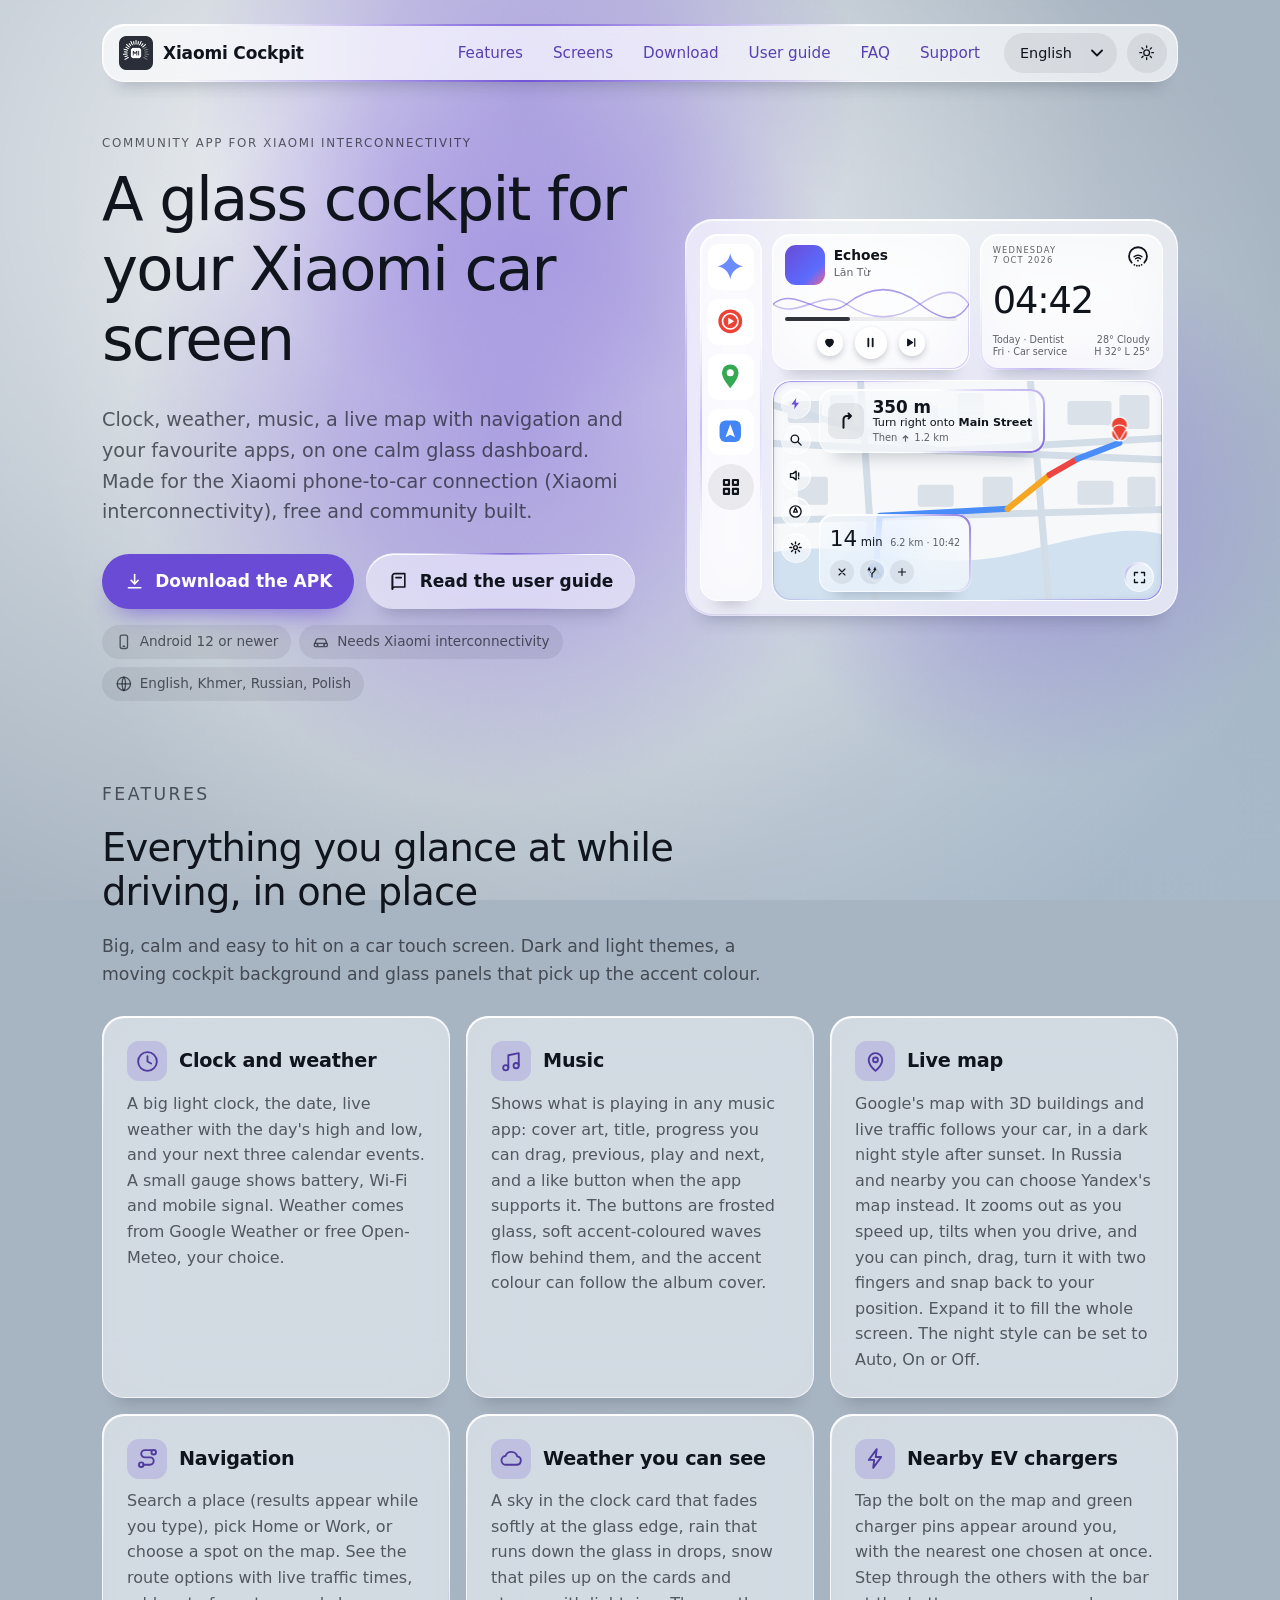
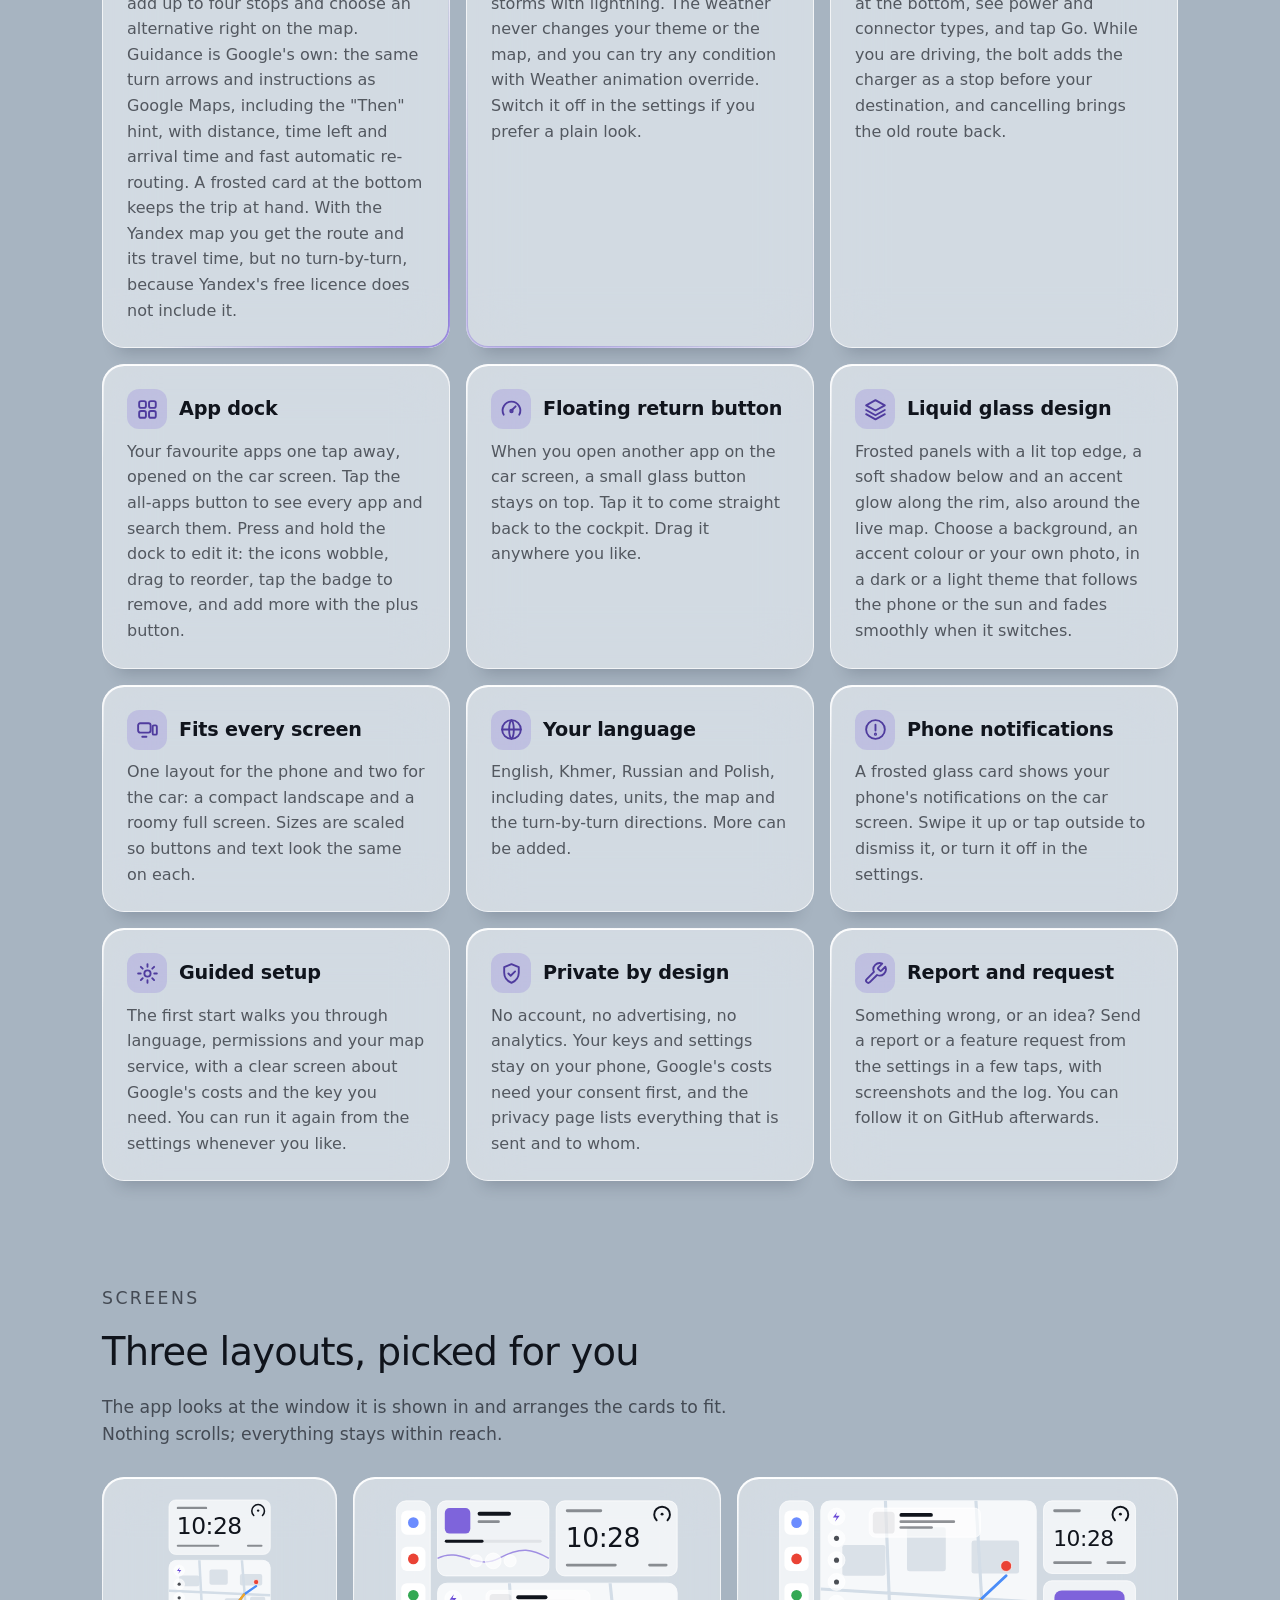
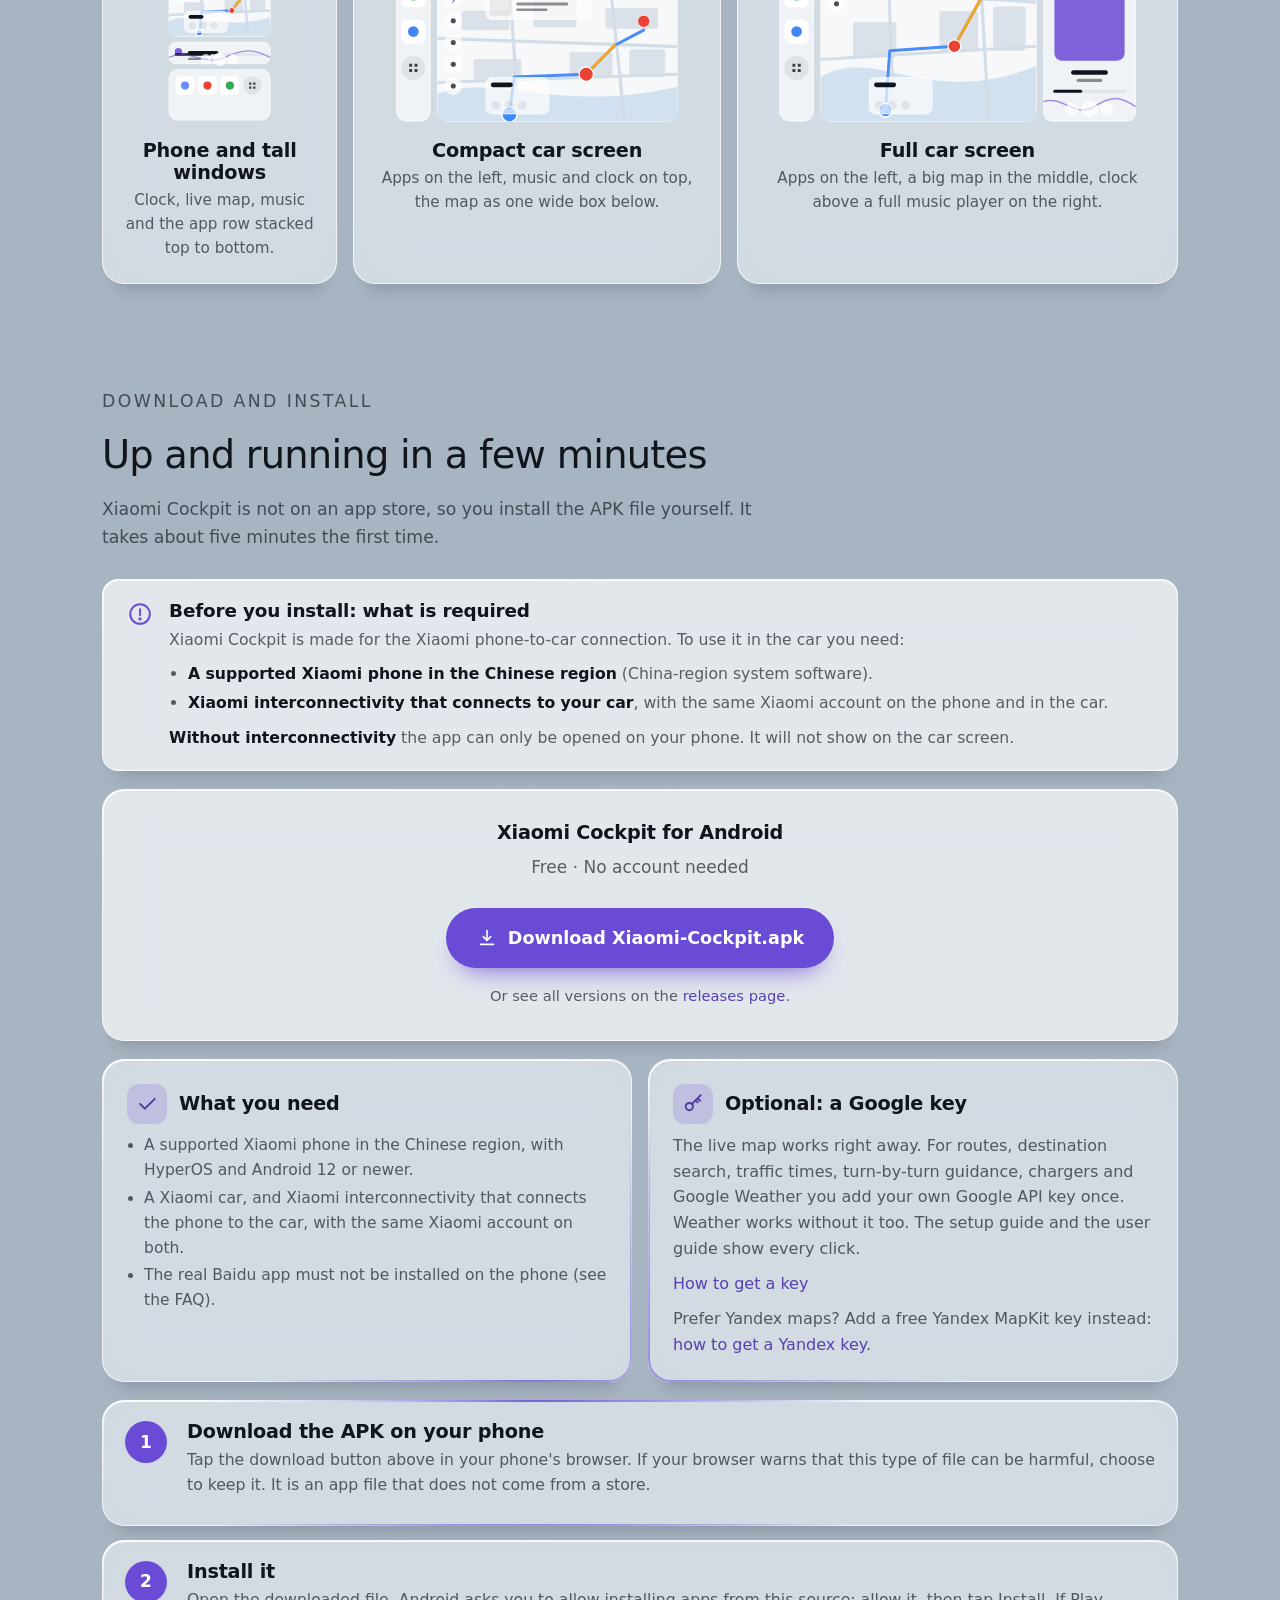
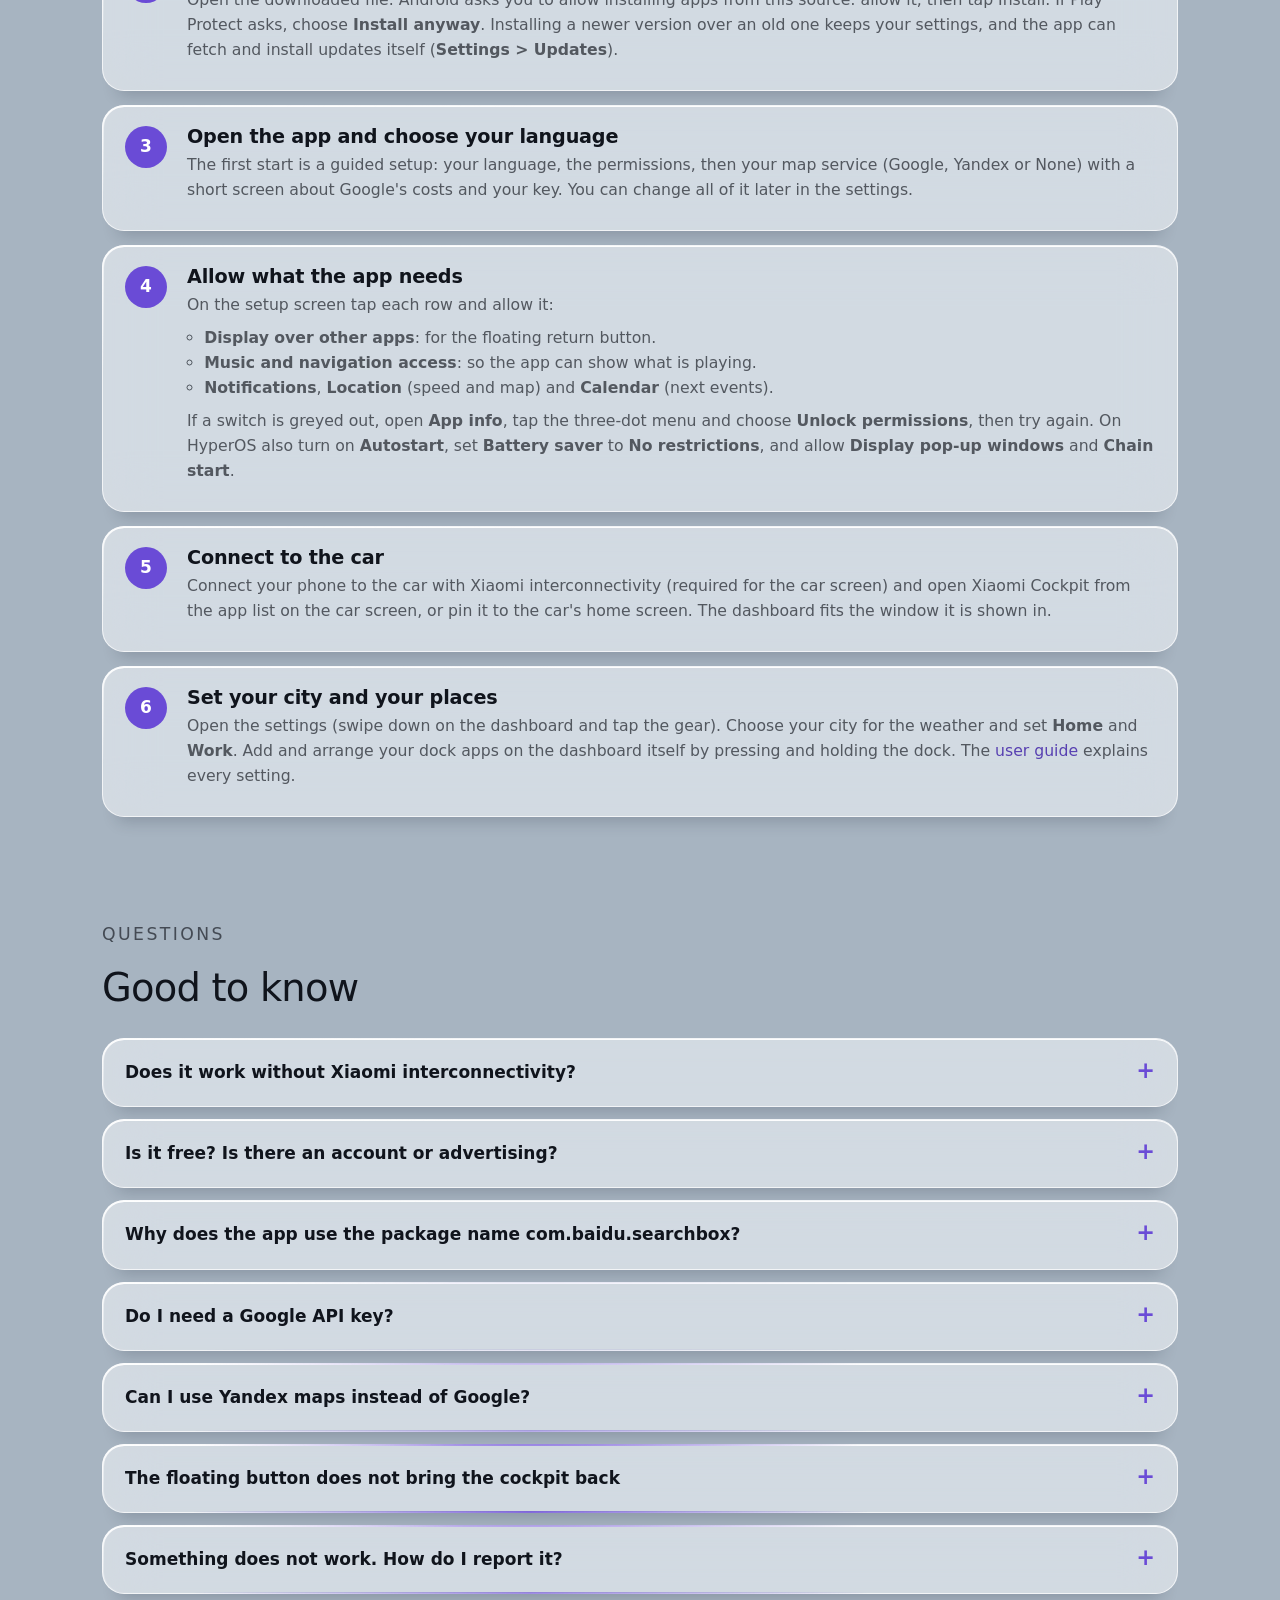
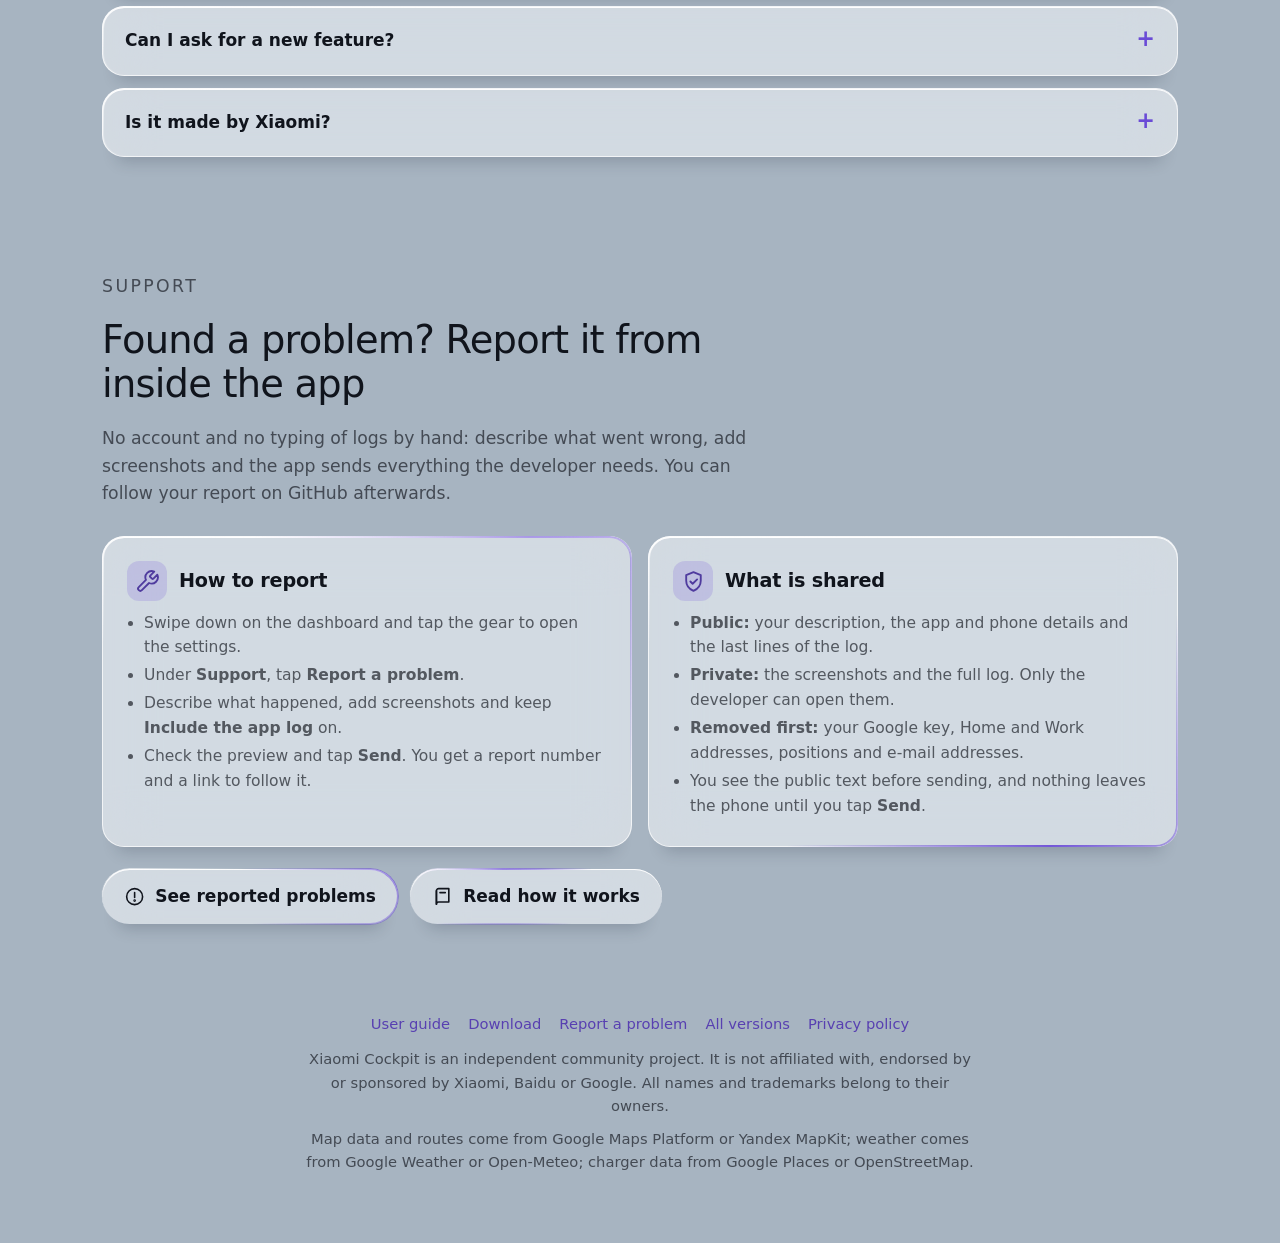
<file: index.html>
<!doctype html>
<html lang="en" data-theme="dark">
<head>
<meta charset="utf-8">
<meta name="viewport" content="width=device-width, initial-scale=1">
<title>Xiaomi Cockpit: a glass cockpit for your Xiaomi car screen</title>
<meta name="description" content="Xiaomi Cockpit is a free community app that turns your Xiaomi car screen into a glass cockpit: clock, weather, music, a live map with navigation, and your favourite apps. Download the APK and follow the guide.">
<meta name="theme-color" content="#0a1621">
<meta property="og:title" content="Xiaomi Cockpit">
<meta property="og:description" content="A glass cockpit for your Xiaomi car screen: clock, weather, music, live map and apps.">
<meta property="og:type" content="website">
<meta property="og:url" content="https://xiaomi-cockpit.github.io/">
<meta name="color-scheme" content="dark light">
<style>html{background:#0a1621}html[data-theme=light]{background:#a7b4c1}</style>
<link rel="icon" href="assets/brand/icon-192.png" type="image/png" sizes="192x192">
<link rel="apple-touch-icon" href="apple-touch-icon.png">
<meta property="og:image" content="https://xiaomi-cockpit.github.io/assets/brand/icon-512.png">
<link rel="stylesheet" href="assets/style.css?v=202610081200">
<script>
  /* set the theme before the page paints, so there is no flash */
  (function () {
    try {
      var q = /[?&]theme=(light|dark)/.exec(location.search);
      var t = q ? q[1] : localStorage.getItem("cockpit-theme");
      if (t !== "light" && t !== "dark") t = window.matchMedia && window.matchMedia("(prefers-color-scheme: light)").matches ? "light" : "dark";
      document.documentElement.setAttribute("data-theme", t);
    } catch (e) {}
  })();
</script>
</head>
<body>
<canvas id="bg" aria-hidden="true"></canvas>

<header class="top">
  <div class="wrap">
    <nav class="nav glass strong" aria-label="Main">
      <a class="brand" href="./"><span class="mark"><img src="assets/brand/Xiaomi-Cockpit-icon-512-rounded.png" alt="" width="32" height="32"></span>Xiaomi Cockpit</a>
      <ul>
        <li><a href="#features">Features</a></li>
        <li><a href="#screens">Screens</a></li>
        <li><a href="#install">Download</a></li>
        <li><a href="guide.html">User guide</a></li>
        <li><a href="#faq">FAQ</a></li>
        <li><a href="#support">Support</a></li>
      </ul>
      <button class="iconbtn" id="theme-btn" type="button" aria-label="Switch between dark and light theme" title="Dark / light">
        <svg class="ic moon" aria-hidden="true"><use href="assets/icons.svg#i-moon"/></svg>
        <svg class="ic sun" aria-hidden="true"><use href="assets/icons.svg#i-sun"/></svg>
      </button>
      <button class="iconbtn" id="menu-btn" type="button" aria-label="Menu" aria-expanded="false"><svg class="ic" aria-hidden="true"><use href="assets/icons.svg#i-menu"/></svg></button>
    </nav>
  </div>
</header>

<main>
<div class="wrap">

  <!-- hero -->
  <div class="hero">
    <div class="reveal">
      <p class="tiny">Community app for Xiaomi interconnectivity</p>
      <h1>A glass cockpit for your Xiaomi car screen</h1>
      <p class="sub">Clock, weather, music, a live map with navigation and your favourite apps, on one calm glass dashboard. Made for the Xiaomi phone-to-car connection (Xiaomi interconnectivity), free and community built.</p>
      <div class="cta">
        <a class="btn primary" href="https://github.com/xiaomi-cockpit/xiaomi-cockpit.github.io/releases/latest/download/Xiaomi-Cockpit.apk"><svg class="ic" aria-hidden="true"><use href="assets/icons.svg#i-download"/></svg>Download the APK</a>
        <a class="btn ghost glass" href="guide.html"><svg class="ic" aria-hidden="true"><use href="assets/icons.svg#i-book"/></svg>Read the user guide</a>
      </div>
      <div class="badges">
        <span class="chip" hidden><svg class="ic" aria-hidden="true"><use href="assets/icons.svg#i-check"/></svg>Latest <b data-version hidden></b></span>
        <span class="chip"><svg class="ic" aria-hidden="true"><use href="assets/icons.svg#i-phone"/></svg>Android 12 or newer</span>
        <span class="chip"><svg class="ic" aria-hidden="true"><use href="assets/icons.svg#i-car"/></svg>Needs Xiaomi interconnectivity</span>
        <span class="chip"><svg class="ic" aria-hidden="true"><use href="assets/icons.svg#i-globe"/></svg>English, Khmer, Russian, Polish</span>
      </div>
    </div>

    <!-- an illustration of the dashboard on the compact car screen; the states change every few seconds -->
    <div class="reveal" aria-hidden="true">
      <div class="carscreen glass strong">
        <div class="screen s-nav">
          <div class="mdock glass"><i class="ap" style="--c:#fff"><svg viewBox="0 0 24 24"><path d="M12 1c1 6 5 10 11 11-6 1-10 5-11 11-1-6-5-10-11-11C7 11 11 7 12 1z" fill="#6b8cff"/></svg><b class="bd"></b></i><i class="ap" style="--c:#fff"><svg viewBox="0 0 24 24"><circle cx="12" cy="12" r="10" fill="#ea4335"/><circle cx="12" cy="12" r="6.5" fill="none" stroke="#fff" stroke-width="1.4"/><path d="M10.3 9v6l5-3z" fill="#fff"/></svg><b class="bd"></b></i><i class="ap" style="--c:#fff"><svg viewBox="0 0 24 24"><path d="M12 2a7 7 0 0 0-7 7c0 5 7 13 7 13s7-8 7-13a7 7 0 0 0-7-7z" fill="#34a853"/><circle cx="12" cy="9" r="3" fill="#fff"/></svg><b class="bd"></b></i><i class="ap" style="--c:#fff"><svg viewBox="0 0 24 24"><rect x="3" y="3" width="18" height="18" rx="5" fill="#4285f4"/><path d="M12 6l4 11-4-2-4 2z" fill="#fff"/></svg><b class="bd"></b></i><i class="ap plus"><svg class="ic" viewBox="0 0 24 24" aria-hidden="true"><path d="M12 5v14M5 12h14"/></svg></i><i class="ap grid"><svg class="ic" viewBox="0 0 24 24" aria-hidden="true"><path d="M5 5h5v5H5zM14 5h5v5h-5zM5 14h5v5H5zM14 14h5v5h-5z"/></svg></i></div>
          <div class="mmain">
            <div class="mtop">
              <div class="mmusic glass">
                <svg class="wave" viewBox="0 0 200 40" preserveAspectRatio="none"><path d="M0 20C25 4 50 36 75 20S125 4 150 20 190 34 200 20"/><path d="M0 20C25 34 50 6 75 20S125 34 150 20 190 8 200 20"/></svg>
                <div class="row"><div class="cover"></div><div><div class="ttl">Echoes</div><div class="art">Lăn Từ</div></div></div>
                <div>
                  <div class="prog"><i></i></div>
                  <div class="ctrl"><span class="gb"><svg class="ic" viewBox="0 0 24 24" aria-hidden="true" ><path d="M12 20s-7-4.5-7-10a4 4 0 0 1 7-2.5A4 4 0 0 1 19 10c0 5.5-7 10-7 10z" fill="currentColor"/></svg></span><span class="gb big"><svg class="ic" viewBox="0 0 24 24" aria-hidden="true" ><path d="M8 5v14M16 5v14" stroke-width="3.4"/></svg></span><span class="gb"><svg class="ic" viewBox="0 0 24 24" aria-hidden="true" ><path d="M18 5v14M14 12L5 6v12z" fill="currentColor"/></svg></span></div>
                </div>
              </div>
              <div class="mclock glass">
                <div class="mc-top"><span class="tiny">Wednesday<br>7 Oct 2026</span><svg class="gauge" viewBox="0 0 40 40" aria-hidden="true"><path d="M9.5 29.5A15 15 0 1 1 30.5 29.5" class="ring"/><path d="M13.5 19.5a9.5 9.5 0 0 1 13 0M16 23a6 6 0 0 1 8 0" class="wifi"/><circle cx="20" cy="26.2" r="1.5"/><g class="dots"><circle cx="14" cy="33" r="1.5"/><circle cx="18" cy="34.4" r="1.5"/><circle cx="22" cy="34.4" r="1.5"/><circle cx="26" cy="33" r="1.5"/></g></svg></div>
                <div class="t" id="mock-time">10:28</div>
                <div class="w"><span class="ev1">Today · Dentist<br>Fri · Car service</span><span class="wx">28° Cloudy<br>H 32° L 25°</span></div>
              </div>
            </div>
            <div class="mmap">
              <svg class="streets" viewBox="0 0 400 220" preserveAspectRatio="xMidYMid slice" aria-hidden="true">
<path class="water" d="M-10 175 C80 150 150 200 260 170 S380 150 420 160 L420 230 L-10 230Z"/>
<g class="bld"><rect x="20" y="20" width="34" height="22" rx="3"/><rect x="62" y="14" width="24" height="30" rx="3"/><rect x="130" y="24" width="40" height="20" rx="3"/><rect x="190" y="12" width="26" height="34" rx="3"/><rect x="300" y="20" width="44" height="24" rx="3"/><rect x="352" y="14" width="30" height="34" rx="3"/><rect x="30" y="96" width="30" height="28" rx="3"/><rect x="150" y="104" width="36" height="22" rx="3"/><rect x="215" y="96" width="30" height="30" rx="3"/><rect x="310" y="100" width="36" height="24" rx="3"/><rect x="360" y="96" width="28" height="30" rx="3"/></g>
<path class="street" d="M-10 62 L420 80"/><path class="street" d="M-10 140 L420 128"/><path class="street" d="M92 -10 L108 230"/><path class="street" d="M262 -10 L282 230"/><path class="street" d="M-10 20 L170 70 L420 56"/>
<g class="altg"><path class="route alt" d="M108 190 L112 150 L190 90 L282 82"/><g class="bub"><rect x="170" y="84" width="46" height="18" rx="9"/><text x="193" y="97" text-anchor="middle">+3 min</text></g></g>
<g class="routeg"><path class="route" d="M108 190 L112 135 L240 128"/><path class="route slow" d="M240 128 L282 94"/><path class="route jam" d="M282 94 L310 78"/><path class="route" d="M310 78 L352 62"/></g>
<g class="stop"><circle cx="240" cy="128" r="9"/><text x="240" y="132" text-anchor="middle">1</text></g>
<g class="pins"><g transform="translate(180 62)"><circle r="9"/><path d="M1.5-5.5L-3 .8h3L-1.5 5.5 3-.8H0z"/></g><g class="sel" transform="translate(300 150)"><circle r="12"/><path d="M2-7L-4 1h4L-2 7 4-1H0z"/></g><g transform="translate(60 100)"><circle r="9"/><path d="M1.5-5.5L-3 .8h3L-1.5 5.5 3-.8H0z"/></g><g transform="translate(340 60)"><circle r="9"/><path d="M1.5-5.5L-3 .8h3L-1.5 5.5 3-.8H0z"/></g></g>
<g class="pinred"><path d="M352 62 m0 -2 a8 8 0 1 1 0.1 0 l-0.1 0 -7 -12 a8 8 0 1 1 14 0z" /></g>
<g transform="translate(108 190)"><circle class="car" r="10"/><path d="M0-6 L5 5 L0 2 L-5 5Z" fill="#06222b"/></g>
</svg>
              <div class="mbtns"><span class="rb glass bolt"><svg class="ic" viewBox="0 0 24 24" aria-hidden="true"><path d="M13.2 3L5.5 13.4h5.3L9.8 21l7.7-10.4h-5.3z"/></svg></span><span class="rb glass"><svg class="ic" viewBox="0 0 24 24" aria-hidden="true" ><circle cx="11" cy="11" r="6"/><path d="M16 16l5 5"/></svg></span><span class="rb glass"><svg class="ic" viewBox="0 0 24 24" aria-hidden="true" ><path d="M4 9v6h4l5 4V5L8 9z"/><path d="M17 8v5M17 16v1"/></svg></span><span class="rb glass"><svg class="ic" viewBox="0 0 24 24" aria-hidden="true" ><circle cx="12" cy="12" r="9"/><path d="M12 6l3 7h-6z"/></svg></span><span class="rb glass"><svg class="ic" viewBox="0 0 24 24" aria-hidden="true" ><circle cx="12" cy="12" r="3"/><path d="M12 3v3M12 18v3M3 12h3M18 12h3M5.6 5.6l2.1 2.1M16.3 16.3l2.1 2.1M18.4 5.6l-2.1 2.1M7.7 16.3l-2.1 2.1"/></svg></span></div>
              <div class="mbanner glass">
                <span class="turn"><svg class="ic" viewBox="0 0 24 24" aria-hidden="true" ><path d="M9 20V10a4 4 0 0 1 4-4h5M15 3l3 3-3 3"/></svg></span>
                <div><b>350 m</b><span class="st">Turn right onto <em>Main Street</em></span><span class="then">Then <svg class="ic" viewBox="0 0 24 24" aria-hidden="true" ><path d="M17 20V9M12 13l5-5 5 5" transform="translate(-5 0)"/></svg> 1.2 km</span></div>
              </div>
              <div class="trip glass"><div class="tm"><b>14</b> min <small>6.2 km · 10:42</small></div><div class="tb"><span class="rb flat"><svg class="ic" viewBox="0 0 24 24" aria-hidden="true" ><path d="M6 6l12 12M18 6L6 18"/></svg></span><span class="rb flat"><svg class="ic" viewBox="0 0 24 24" aria-hidden="true" ><path d="M12 22V16.3M12 16.3C12 12 17.8 12 17.8 8.6"/><path d="M12 16.3C12 12 6.2 12 6.2 8.6" stroke-dasharray="1.7 2.2" stroke-linecap="butt"/><path d="M17.8 1.4L14.4 8.6H21.2zM6.2 1.4L2.9 8.6H9.6z" fill="currentColor" stroke="none"/></svg></span><span class="rb flat"><svg class="ic" viewBox="0 0 24 24" aria-hidden="true" ><path d="M12 5v14M5 12h14"/></svg></span></div></div>
              <div class="exp rb glass"><svg class="ic" viewBox="0 0 24 24" aria-hidden="true" ><path d="M4 9V4h5M20 9V4h-5M4 15v5h5M20 15v5h-5"/></svg></div>
              <div class="evcard glass">
                <div class="evh"><b>EV Charging Station</b></div>
                <div class="evm">2 min · 500 m · ETA 10:30</div>
                <div class="evb"><span class="go"><span class="l-go">Go</span><span class="l-add">Add</span></span><span class="rb flat"><svg class="ic" viewBox="0 0 24 24" aria-hidden="true" ><path d="M12 22V16.3M12 16.3C12 12 17.8 12 17.8 8.6"/><path d="M12 16.3C12 12 6.2 12 6.2 8.6" stroke-dasharray="1.7 2.2" stroke-linecap="butt"/><path d="M17.8 1.4L14.4 8.6H21.2zM6.2 1.4L2.9 8.6H9.6z" fill="currentColor" stroke="none"/></svg></span><span class="rb flat"><svg class="ic" viewBox="0 0 24 24" aria-hidden="true" ><path d="M12 5v14M5 12h14"/></svg></span></div>
              </div>
              <div class="evbar glass"><span>&lsaquo;</span><b>2 / 15</b><span>&rsaquo;</span></div>
              <div class="xbtn rb glass"><svg class="ic" viewBox="0 0 24 24" aria-hidden="true" ><path d="M6 6l12 12M18 6L6 18"/></svg></div>
              <div class="notif glass"><span class="nic"></span><div><b>Anna</b><span>See you at the station at 6?</span></div></div>
            </div>
          </div>
        </div>
      </div>
    </div>
  </div>

  <!-- features -->
  <section id="features">
    <div class="sec-head reveal">
      <p class="tiny">Features</p>
      <h2>Everything you glance at while driving, in one place</h2>
      <p>Big, calm and easy to hit on a car touch screen. Dark and light themes, a moving cockpit background and glass panels that pick up the accent colour.</p>
    </div>
    <div class="grid f3">
      <article class="card glass reveal"><h3><span class="badge"><svg class="ic" aria-hidden="true"><use href="assets/icons.svg#i-clock"/></svg></span>Clock and weather</h3>
        <p>A big light clock, the date, live weather with the day's high and low, and your next three calendar events. A small gauge shows battery, Wi-Fi and mobile signal. Weather comes from Google Weather or free Open-Meteo, your choice.</p></article>
      <article class="card glass reveal"><h3><span class="badge"><svg class="ic" aria-hidden="true"><use href="assets/icons.svg#i-music"/></svg></span>Music</h3>
        <p>Shows what is playing in any music app: cover art, title, progress you can drag, previous, play and next, and a like button when the app supports it. The buttons are frosted glass, soft accent-coloured waves flow behind them, and the accent colour can follow the album cover.</p></article>
      <article class="card glass reveal"><h3><span class="badge"><svg class="ic" aria-hidden="true"><use href="assets/icons.svg#i-map"/></svg></span>Live map</h3>
        <p>Google's map with 3D buildings and live traffic follows your car, in a dark night style after sunset. In Russia and nearby you can choose Yandex's map instead. It zooms out as you speed up, tilts when you drive, and you can pinch, drag, turn it with two fingers and snap back to your position. Expand it to fill the whole screen. The night style can be set to Auto, On or Off.</p></article>
      <article class="card glass reveal"><h3><span class="badge"><svg class="ic" aria-hidden="true"><use href="assets/icons.svg#i-route"/></svg></span>Navigation</h3>
        <p>Search a place (results appear while you type), pick Home or Work, or choose a spot on the map. See the route options with live traffic times, add up to four stops and choose an alternative right on the map. Guidance is Google's own: the same turn arrows and instructions as Google Maps, including the "Then" hint, with distance, time left and arrival time and fast automatic re-routing. A frosted card at the bottom keeps the trip at hand. With the Yandex map you get the route and its travel time, but no turn-by-turn, because Yandex's free licence does not include it.</p></article>
      <article class="card glass reveal"><h3><span class="badge"><svg class="ic" aria-hidden="true"><use href="assets/icons.svg#i-weather"/></svg></span>Weather you can see</h3>
        <p>A sky in the clock card that fades softly at the glass edge, rain that runs down the glass in drops, snow that piles up on the cards and storms with lightning. The weather never changes your theme or the map, and you can try any condition with Weather animation override. Switch it off in the settings if you prefer a plain look.</p></article>
      <article class="card glass reveal"><h3><span class="badge"><svg class="ic" aria-hidden="true"><use href="assets/icons.svg#i-bolt"/></svg></span>Nearby EV chargers</h3>
        <p>Tap the bolt on the map and green charger pins appear around you, with the nearest one chosen at once. Step through the others with the bar at the bottom, see power and connector types, and tap Go. While you are driving, the bolt adds the charger as a stop before your destination, and cancelling brings the old route back.</p></article>
      <article class="card glass reveal"><h3><span class="badge"><svg class="ic" aria-hidden="true"><use href="assets/icons.svg#i-apps"/></svg></span>App dock</h3>
        <p>Your favourite apps one tap away, opened on the car screen. Tap the all-apps button to see every app and search them. Press and hold the dock to edit it: the icons wobble, drag to reorder, tap the badge to remove, and add more with the plus button.</p></article>
      <article class="card glass reveal"><h3><span class="badge"><svg class="ic" aria-hidden="true"><use href="assets/icons.svg#i-gauge"/></svg></span>Floating return button</h3>
        <p>When you open another app on the car screen, a small glass button stays on top. Tap it to come straight back to the cockpit. Drag it anywhere you like.</p></article>
      <article class="card glass reveal"><h3><span class="badge"><svg class="ic" aria-hidden="true"><use href="assets/icons.svg#i-glass"/></svg></span>Liquid glass design</h3>
        <p>Frosted panels with a lit top edge, a soft shadow below and an accent glow along the rim, also around the live map. Choose a background, an accent colour or your own photo, in a dark or a light theme that follows the phone or the sun and fades smoothly when it switches.</p></article>
      <article class="card glass reveal"><h3><span class="badge"><svg class="ic" aria-hidden="true"><use href="assets/icons.svg#i-screens"/></svg></span>Fits every screen</h3>
        <p>One layout for the phone and two for the car: a compact landscape and a roomy full screen. Sizes are scaled so buttons and text look the same on each.</p></article>
      <article class="card glass reveal"><h3><span class="badge"><svg class="ic" aria-hidden="true"><use href="assets/icons.svg#i-globe"/></svg></span>Your language</h3>
        <p>English, Khmer, Russian and Polish, including dates, units, the map and the turn-by-turn directions. More can be added.</p></article>
      <article class="card glass reveal"><h3><span class="badge"><svg class="ic" aria-hidden="true"><use href="assets/icons.svg#i-alert"/></svg></span>Phone notifications</h3>
        <p>A frosted glass card shows your phone's notifications on the car screen. Swipe it up or tap outside to dismiss it, or turn it off in the settings.</p></article>
      <article class="card glass reveal"><h3><span class="badge"><svg class="ic" aria-hidden="true"><use href="assets/icons.svg#i-gear"/></svg></span>Guided setup</h3>
        <p>The first start walks you through language, permissions and your map service, with a clear screen about Google's costs and the key you need. You can run it again from the settings whenever you like.</p></article>
      <article class="card glass reveal"><h3><span class="badge"><svg class="ic" aria-hidden="true"><use href="assets/icons.svg#i-shield"/></svg></span>Private by design</h3>
        <p>No account, no advertising, no analytics. Your keys and settings stay on your phone, Google's costs need your consent first, and the privacy page lists everything that is sent and to whom.</p></article>
      <article class="card glass reveal"><h3><span class="badge"><svg class="ic" aria-hidden="true"><use href="assets/icons.svg#i-wrench"/></svg></span>Report and request</h3>
        <p>Something wrong, or an idea? Send a report or a feature request from the settings in a few taps, with screenshots and the log. You can follow it on GitHub afterwards.</p></article>
    </div>
  </section>

  <!-- screens -->
  <section id="screens">
    <div class="sec-head reveal">
      <p class="tiny">Screens</p>
      <h2>Three layouts, picked for you</h2>
      <p>The app looks at the window it is shown in and arranges the cards to fit. Nothing scrolls; everything stays within reach.</p>
    </div>
    <div class="sizes">
      <figure class="size glass reveal">
        <svg class="il" viewBox="0 0 120 236" role="img" aria-label="Portrait layout: clock, live map, music and the app row stacked top to bottom" preserveAspectRatio="xMidYMid meet"><rect class="c" x="8" y="4" width="104" height="56" rx="7"/><text class="tm" x="16" y="38.72" font-size="24">10:28</text><rect class="dm" x="16" y="11" width="31.2" height="2.4" rx="1.2"/><rect class="dm" x="16" y="50" width="43.68" height="2.2" rx="1.1"/><path class="ga" d="M95 20a6.5 6.5 0 1 1 9 0"/><circle class="tx" cx="99.5" cy="15" r="1.2"/><rect class="dm" x="88" y="50" width="16" height="2.2" rx="1.1"/><rect class="c" x="8" y="66" width="104" height="78" rx="8"/><clipPath id="m866"><rect x="8" y="66" width="104" height="78" rx="7"/></clipPath><g clip-path="url(#m866)"><rect class="mp" x="8" y="66" width="104" height="78"/><path class="wt" d="M8 128.4 C34.0 116.7 60.0 140.1 112 124.5 L112 144 L8 144Z"/><rect class="bl" x="18.4" y="81.6" width="20.8" height="10.920000000000002" rx="2"/><rect class="bl" x="49.6" y="75.36" width="18.72" height="15.600000000000001" rx="2"/><rect class="bl" x="80.8" y="80.03999999999999" width="22.88" height="11.7" rx="2"/><rect class="bl" x="23.6" y="108.9" width="20.8" height="12.48" rx="2"/><rect class="bl" x="65.2" y="105.0" width="18.72" height="14.04" rx="2"/><rect class="bl" x="91.2" y="103.44" width="15.6" height="15.600000000000001" rx="2"/><path class="st" d="M8 97.2L112 101.88M8 122.16L112 117.48M39.2 66L43.36 144M82.88 66L89.12 144"/><polyline class="rt" points="39.2,140.1 41.3,119.0 72.5,117.5 85.0,101.1 97.4,92.5"/><polyline class="rt sl" points="72.5,117.5 85.0,101.1"/><circle class="stp" cx="72.5" cy="117.5" r="3.1"/><circle class="car" cx="39.2" cy="140.1" r="3.3"/><path class="pin" d="M97.4 92.5m0 -1.6a2.6 2.6 0 1 1 .1 0z"/></g><circle class="rb" cx="18.5" cy="76.5" r="5.5"/><path class="ac" d="M19.0 73.475l-2.75 3.575h2.475l-1.1 2.75l3.0250000000000004-3.8499999999999996h-2.475z"/><circle class="rb" cx="18.5" cy="90.5" r="5.5"/><circle class="gl2" cx="18.5" cy="90.5" r="1.65"/><circle class="rb" cx="18.5" cy="104.5" r="5.5"/><circle class="gl2" cx="18.5" cy="104.5" r="1.65"/><rect class="c" x="24" y="118" width="44" height="22" rx="5"/><rect class="tx" x="28" y="122" width="15.399999999999999" height="4" rx="2"/><circle class="fl" cx="32" cy="133" r="3.6"/><circle class="fl" cx="43" cy="133" r="3.6"/><circle class="fl" cx="54" cy="133" r="3.6"/><rect class="c" x="8" y="150" width="104" height="22" rx="7"/><rect class="cv" x="14" y="156" width="7.48" height="7.48" rx="4"/><rect class="tx" x="27.48" y="159" width="31.2" height="3.4" rx="1.7"/><rect class="dm" x="27.48" y="166" width="20.8" height="2.4" rx="1.2"/><rect class="pg" x="14" y="161.44" width="92" height="2.4" rx="1.2"/><rect class="tx" x="14" y="161.44" width="36.800000000000004" height="2.4" rx="1.2"/><path class="wv" d="M8 165.6C28.8 155.6 44.4 175.6 65.2 165.6S96.39999999999999 157.6 112 165.6"/><circle class="gb" cx="46.0" cy="167.6" r="5"/><circle class="gb" cx="60.0" cy="167.6" r="6.5"/><circle class="gb" cx="74.0" cy="167.6" r="5"/><rect class="c" x="8" y="178" width="104" height="52" rx="9"/><rect x="15" y="185" width="19" height="19" rx="4.56" fill="#fff"/><rect x="38" y="185" width="19" height="19" rx="4.56" fill="#fff"/><rect x="61" y="185" width="19" height="19" rx="4.56" fill="#fff"/><circle class="gr" cx="93.5" cy="194.5" r="9.5"/><path class="gl" d="M90.27 191.27h2.28v2.28h-2.28zM94.45 191.27h2.28v2.28h-2.28zM90.27 195.45h2.28v2.28h-2.28zM94.45 195.45h2.28v2.28h-2.28z"/><circle cx="24.5" cy="194.5" r="4.18" fill="#6b8cff"/><circle cx="47.5" cy="194.5" r="4.18" fill="#ea4335"/><circle cx="70.5" cy="194.5" r="4.18" fill="#34a853"/></svg>
        <h3>Phone and tall windows</h3><p>Clock, live map, music and the app row stacked top to bottom.</p>
      </figure>
      <figure class="size glass reveal">
        <svg class="il" viewBox="0 0 240 190" role="img" aria-label="Compact car screen layout: apps on the left, music and clock on top, a wide map below" preserveAspectRatio="xMidYMid meet"><rect class="c" x="4" y="4" width="28" height="182" rx="8"/><rect x="8" y="12" width="20" height="20" rx="4.8" fill="#fff"/><rect x="8" y="42" width="20" height="20" rx="4.8" fill="#fff"/><rect x="8" y="72" width="20" height="20" rx="4.8" fill="#fff"/><rect x="8" y="102" width="20" height="20" rx="4.8" fill="#fff"/><circle class="gr" cx="18.0" cy="142.0" r="10.0"/><path class="gl" d="M14.600000000000001 138.6h2.4v2.4h-2.4zM19.0 138.6h2.4v2.4h-2.4zM14.600000000000001 143.0h2.4v2.4h-2.4zM19.0 143.0h2.4v2.4h-2.4z"/><circle cx="18.0" cy="22.0" r="4.4" fill="#6b8cff"/><circle cx="18.0" cy="52.0" r="4.4" fill="#ea4335"/><circle cx="18.0" cy="82.0" r="4.4" fill="#34a853"/><circle cx="18.0" cy="112.0" r="4.4" fill="#4285f4"/><rect class="c" x="38" y="4" width="92" height="62" rx="7"/><rect class="cv" x="44" y="10" width="21.080000000000002" height="21.080000000000002" rx="4"/><rect class="tx" x="71.08" y="13" width="27.599999999999998" height="3.4" rx="1.7"/><rect class="dm" x="71.08" y="20" width="18.400000000000002" height="2.4" rx="1.2"/><rect class="pg" x="44" y="36.24" width="80" height="2.4" rx="1.2"/><rect class="tx" x="44" y="36.24" width="32.0" height="2.4" rx="1.2"/><path class="wv" d="M38 51.6C56.400000000000006 41.6 70.19999999999999 61.6 88.6 51.6S116.2 43.6 130 51.6"/><circle class="gb" cx="70.0" cy="53.6" r="5"/><circle class="gb" cx="84.0" cy="53.6" r="6.5"/><circle class="gb" cx="98.0" cy="53.6" r="5"/><rect class="c" x="136" y="4" width="100" height="62" rx="7"/><text class="tm" x="144" y="42.44" font-size="22">10:28</text><rect class="dm" x="144" y="11" width="30.0" height="2.4" rx="1.2"/><rect class="dm" x="144" y="56" width="42.0" height="2.2" rx="1.1"/><path class="ga" d="M219 20a6.5 6.5 0 1 1 9 0"/><circle class="tx" cx="223.5" cy="15" r="1.2"/><rect class="dm" x="212" y="56" width="16" height="2.2" rx="1.1"/><rect class="c" x="38" y="72" width="198" height="114" rx="8"/><clipPath id="m3872"><rect x="38" y="72" width="198" height="114" rx="7"/></clipPath><g clip-path="url(#m3872)"><rect class="mp" x="38" y="72" width="198" height="114"/><path class="wt" d="M38 163.2 C87.5 146.10000000000002 137.0 180.3 236 157.5 L236 186 L38 186Z"/><rect class="bl" x="57.8" y="94.8" width="39.6" height="15.96" rx="2"/><rect class="bl" x="117.2" y="85.68" width="35.64" height="22.8" rx="2"/><rect class="bl" x="176.6" y="92.52" width="43.56" height="17.099999999999998" rx="2"/><rect class="bl" x="67.7" y="134.7" width="39.6" height="18.240000000000002" rx="2"/><rect class="bl" x="146.9" y="129.0" width="35.64" height="20.52" rx="2"/><rect class="bl" x="196.4" y="126.72" width="29.7" height="22.8" rx="2"/><path class="st" d="M38 117.6L236 124.44M38 154.07999999999998L236 147.24M97.4 72L105.32000000000001 186M180.56 72L192.44 186"/><polyline class="rt" points="97.4,180.3 101.4,149.5 160.8,147.2 184.5,123.3 208.3,110.8"/><polyline class="rt sl" points="160.8,147.2 184.5,123.3"/><circle class="stp" cx="160.8" cy="147.2" r="5.9"/><circle class="car" cx="97.4" cy="180.3" r="6.3"/><path class="pin" d="M208.3 110.8m0 -2.3a5.0 5.0 0 1 1 .1 0z"/></g><circle class="rb" cx="51" cy="85" r="7"/><path class="ac" d="M51.5 81.15l-3.5 4.55h3.15l-1.4000000000000001 3.5l3.8500000000000005-4.8999999999999995h-3.15z"/><circle class="rb" cx="51" cy="103" r="7"/><circle class="gl2" cx="51" cy="103" r="2.1"/><circle class="rb" cx="51" cy="121" r="7"/><circle class="gl2" cx="51" cy="121" r="2.1"/><circle class="rb" cx="51" cy="139" r="7"/><circle class="gl2" cx="51" cy="139" r="2.1"/><circle class="rb" cx="51" cy="157" r="7"/><circle class="gl2" cx="51" cy="157" r="2.1"/><rect class="c" x="78" y="78" width="86" height="24" rx="5"/><rect class="tl" x="81" y="81" width="18" height="18" rx="3"/><rect class="tx" x="103" y="82" width="25.8" height="3.2" rx="1.6"/><rect class="dm" x="103" y="88" width="43.0" height="2.4" rx="1.2"/><rect class="dm" x="103" y="93" width="25.8" height="2" rx="1"/><rect class="c" x="78" y="150" width="52" height="30" rx="5"/><rect class="tx" x="82" y="154" width="18.2" height="4" rx="2"/><circle class="fl" cx="86" cy="173" r="3.6"/><circle class="fl" cx="97" cy="173" r="3.6"/><circle class="fl" cx="108" cy="173" r="3.6"/></svg>
        <h3>Compact car screen</h3><p>Apps on the left, music and clock on top, the map as one wide box below.</p>
      </figure>
      <figure class="size glass reveal">
        <svg class="il" viewBox="0 0 302 190" role="img" aria-label="Full car screen layout: apps on the left, a big map in the middle, clock above music on the right" preserveAspectRatio="xMidYMid meet"><rect class="c" x="4" y="4" width="28" height="182" rx="8"/><rect x="8" y="12" width="20" height="20" rx="4.8" fill="#fff"/><rect x="8" y="42" width="20" height="20" rx="4.8" fill="#fff"/><rect x="8" y="72" width="20" height="20" rx="4.8" fill="#fff"/><rect x="8" y="102" width="20" height="20" rx="4.8" fill="#fff"/><circle class="gr" cx="18.0" cy="142.0" r="10.0"/><path class="gl" d="M14.600000000000001 138.6h2.4v2.4h-2.4zM19.0 138.6h2.4v2.4h-2.4zM14.600000000000001 143.0h2.4v2.4h-2.4zM19.0 143.0h2.4v2.4h-2.4z"/><circle cx="18.0" cy="22.0" r="4.4" fill="#6b8cff"/><circle cx="18.0" cy="52.0" r="4.4" fill="#ea4335"/><circle cx="18.0" cy="82.0" r="4.4" fill="#34a853"/><circle cx="18.0" cy="112.0" r="4.4" fill="#4285f4"/><rect class="c" x="38" y="4" width="178" height="182" rx="8"/><clipPath id="m384"><rect x="38" y="4" width="178" height="182" rx="7"/></clipPath><g clip-path="url(#m384)"><rect class="mp" x="38" y="4" width="178" height="182"/><path class="wt" d="M38 149.6 C82.5 122.3 127.0 176.9 216 140.5 L216 186 L38 186Z"/><rect class="bl" x="55.8" y="40.4" width="35.6" height="25.480000000000004" rx="2"/><rect class="bl" x="109.2" y="25.84" width="32.04" height="36.4" rx="2"/><rect class="bl" x="162.6" y="36.76" width="39.160000000000004" height="27.3" rx="2"/><rect class="bl" x="64.7" y="104.10000000000001" width="35.6" height="29.12" rx="2"/><rect class="bl" x="135.9" y="95.0" width="32.04" height="32.76" rx="2"/><rect class="bl" x="180.4" y="91.36" width="26.7" height="36.4" rx="2"/><path class="st" d="M38 76.8L216 87.72M38 135.04L216 124.12M91.4 4L98.52000000000001 186M166.16 4L176.84 186"/><polyline class="rt" points="91.4,176.9 95.0,127.8 148.4,124.1 169.7,85.9 191.1,65.9"/><polyline class="rt sl" points="148.4,124.1 169.7,85.9"/><circle class="stp" cx="148.4" cy="124.1" r="5.3"/><circle class="car" cx="91.4" cy="176.9" r="5.7"/><path class="pin" d="M191.1 65.9m0 -3.6a4.5 4.5 0 1 1 .1 0z"/></g><circle class="rb" cx="51" cy="17" r="7"/><path class="ac" d="M51.5 13.149999999999999l-3.5 4.55h3.15l-1.4000000000000001 3.5l3.8500000000000005-4.8999999999999995h-3.15z"/><circle class="rb" cx="51" cy="35" r="7"/><circle class="gl2" cx="51" cy="35" r="2.1"/><circle class="rb" cx="51" cy="53" r="7"/><circle class="gl2" cx="51" cy="53" r="2.1"/><circle class="rb" cx="51" cy="71" r="7"/><circle class="gl2" cx="51" cy="71" r="2.1"/><circle class="rb" cx="51" cy="89" r="7"/><circle class="gl2" cx="51" cy="89" r="2.1"/><rect class="c" x="78" y="10" width="92" height="24" rx="5"/><rect class="tl" x="81" y="13" width="18" height="18" rx="3"/><rect class="tx" x="103" y="14" width="27.599999999999998" height="3.2" rx="1.6"/><rect class="dm" x="103" y="20" width="46.0" height="2.4" rx="1.2"/><rect class="dm" x="103" y="25" width="27.599999999999998" height="2" rx="1"/><rect class="c" x="78" y="150" width="52" height="30" rx="5"/><rect class="tx" x="82" y="154" width="18.2" height="4" rx="2"/><circle class="fl" cx="86" cy="173" r="3.6"/><circle class="fl" cx="97" cy="173" r="3.6"/><circle class="fl" cx="108" cy="173" r="3.6"/><rect class="c" x="222" y="4" width="76" height="60" rx="7"/><text class="tm" x="230" y="41.2" font-size="18">10:28</text><rect class="dm" x="230" y="11" width="22.8" height="2.4" rx="1.2"/><rect class="dm" x="230" y="54" width="31.919999999999998" height="2.2" rx="1.1"/><path class="ga" d="M281 20a6.5 6.5 0 1 1 9 0"/><circle class="tx" cx="285.5" cy="15" r="1.2"/><rect class="dm" x="274" y="54" width="16" height="2.2" rx="1.1"/><rect class="c" x="222" y="70" width="76" height="116" rx="7"/><rect class="cv" x="231.0" y="78" width="58" height="58" rx="6"/><rect class="tx" x="244.8" y="144" width="30.400000000000002" height="3.6" rx="1.8"/><rect class="dm" x="249.36" y="151" width="21.28" height="2.6" rx="1.3"/><rect class="pg" x="230" y="160" width="60" height="2.6" rx="1.3"/><rect class="tx" x="230" y="160" width="24.0" height="2.6" rx="1.3"/><path class="wv" d="M222 170C237.2 164 248.6 184 263.8 174S286.6 166 298 174"/><circle class="gb" cx="246.0" cy="176" r="5"/><circle class="gb" cx="260.0" cy="176" r="6.5"/><circle class="gb" cx="274.0" cy="176" r="5"/></svg>
        <h3>Full car screen</h3><p>Apps on the left, a big map in the middle, clock above a full music player on the right.</p>
      </figure>
    </div>
  </section>

  <!-- download and install -->
  <section id="install">
    <div class="sec-head reveal">
      <p class="tiny">Download and install</p>
      <h2>Up and running in a few minutes</h2>
      <p>Xiaomi Cockpit is not on an app store, so you install the APK file yourself. It takes about five minutes the first time.</p>
    </div>

    <div class="note warn glass strong reveal" id="requirements">
      <svg class="ic" aria-hidden="true"><use href="assets/icons.svg#i-alert"/></svg>
      <div>
        <h3>Before you install: what is required</h3>
        <p>Xiaomi Cockpit is made for the Xiaomi phone-to-car connection. To use it in the car you need:</p>
        <ul>
          <li><b>A supported Xiaomi phone in the Chinese region</b> (China-region system software).</li>
          <li><b>Xiaomi interconnectivity that connects to your car</b>, with the same Xiaomi account on the phone and in the car.</li>
        </ul>
        <p><b>Without interconnectivity</b> the app can only be opened on your phone. It will not show on the car screen.</p>
      </div>
    </div>

    <div class="dl-box glass strong reveal">
      <h3>Xiaomi Cockpit for Android</h3>
      <p class="dim"><span>Free · No account needed</span> <span class="chip" hidden style="margin-left:6px"><b data-version hidden></b></span></p>
      <a class="btn primary" href="https://github.com/xiaomi-cockpit/xiaomi-cockpit.github.io/releases/latest/download/Xiaomi-Cockpit.apk"><svg class="ic" aria-hidden="true"><use href="assets/icons.svg#i-download"/></svg>Download Xiaomi-Cockpit.apk</a>
      <p class="dim" style="margin:10px 0 0;font-size:.92rem">Or see all versions on the <a href="https://github.com/xiaomi-cockpit/xiaomi-cockpit.github.io/releases">releases page</a>.</p>
    </div>

    <div class="grid f2" style="margin-bottom:18px">
      <div class="card glass reveal"><h3><span class="badge"><svg class="ic" aria-hidden="true"><use href="assets/icons.svg#i-check"/></svg></span>What you need</h3>
        <ul>
          <li>A supported Xiaomi phone in the Chinese region, with HyperOS and Android 12 or newer.</li>
          <li>A Xiaomi car, and Xiaomi interconnectivity that connects the phone to the car, with the same Xiaomi account on both.</li>
          <li>The real Baidu app must not be installed on the phone (see the FAQ).</li>
        </ul></div>
      <div class="card glass reveal"><h3><span class="badge"><svg class="ic" aria-hidden="true"><use href="assets/icons.svg#i-key"/></svg></span>Optional: a Google key</h3>
        <p>The live map works right away. For routes, destination search, traffic times, turn-by-turn guidance, chargers and Google Weather you add your own Google API key once. Weather works without it too. The setup guide and the user guide show every click.</p>
        <p style="margin-top:.6em"><a href="guide.html#google-key">How to get a key</a></p>
        <p style="margin-top:.6em">Prefer Yandex maps? Add a free Yandex MapKit key instead: <a href="guide.html#yandex-key">how to get a Yandex key</a>.</p></div>
    </div>

    <ol class="steps" style="list-style:none;margin:0;padding:0">
      <li class="step glass reveal"><span class="n"></span><div><h3>Download the APK on your phone</h3><p>Tap the download button above in your phone's browser. If your browser warns that this type of file can be harmful, choose to keep it. It is an app file that does not come from a store.</p></div></li>
      <li class="step glass reveal"><span class="n"></span><div><h3>Install it</h3><p>Open the downloaded file. Android asks you to allow installing apps from this source: allow it, then tap Install. If Play Protect asks, choose <b>Install anyway</b>. Installing a newer version over an old one keeps your settings, and the app can fetch and install updates itself (<b>Settings &gt; Updates</b>).</p></div></li>
      <li class="step glass reveal"><span class="n"></span><div><h3>Open the app and choose your language</h3><p>The first start is a guided setup: your language, the permissions, then your map service (Google, Yandex or None) with a short screen about Google's costs and your key. You can change all of it later in the settings.</p></div></li>
      <li class="step glass reveal"><span class="n"></span><div><h3>Allow what the app needs</h3>
        <p>On the setup screen tap each row and allow it:</p>
        <ul><li><b>Display over other apps</b>: for the floating return button.</li><li><b>Music and navigation access</b>: so the app can show what is playing.</li><li><b>Notifications</b>, <b>Location</b> (speed and map) and <b>Calendar</b> (next events).</li></ul>
        <p>If a switch is greyed out, open <b>App info</b>, tap the three-dot menu and choose <b>Unlock permissions</b>, then try again. On HyperOS also turn on <b>Autostart</b>, set <b>Battery saver</b> to <b>No restrictions</b>, and allow <b>Display pop-up windows</b> and <b>Chain start</b>.</p></div></li>
      <li class="step glass reveal"><span class="n"></span><div><h3>Connect to the car</h3><p>Connect your phone to the car with Xiaomi interconnectivity (required for the car screen) and open Xiaomi Cockpit from the app list on the car screen, or pin it to the car's home screen. The dashboard fits the window it is shown in.</p></div></li>
      <li class="step glass reveal"><span class="n"></span><div><h3>Set your city and your places</h3><p>Open the settings (swipe down on the dashboard and tap the gear). Choose your city for the weather and set <b>Home</b> and <b>Work</b>. Add and arrange your dock apps on the dashboard itself by pressing and holding the dock. The <a href="guide.html">user guide</a> explains every setting.</p></div></li>
    </ol>
  </section>

  <!-- faq -->
  <section id="faq">
    <div class="sec-head reveal"><p class="tiny">Questions</p><h2>Good to know</h2></div>
    <details class="faq glass reveal"><summary>Does it work without Xiaomi interconnectivity?</summary><div class="a"><p>Only on the phone. Without interconnectivity the app can be opened on your phone, but it cannot be shown on the car screen. To use it in the car you need a supported Xiaomi phone in the Chinese region that can connect to the car with Xiaomi interconnectivity.</p></div></details>
    <details class="faq glass reveal"><summary>Is it free? Is there an account or advertising?</summary><div class="a"><p>It is free, community built, and has no account and no advertising.</p></div></details>
    <details class="faq glass reveal"><summary>Why does the app use the package name com.baidu.searchbox?</summary><div class="a"><p>The car only lists apps it knows. Xiaomi Cockpit uses a package name the car already accepts so it can appear on the car screen. The side effect is that it cannot be on the real Baidu app's phone at the same time: if the real Baidu app is installed, Android refuses the install with a "conflicting signatures" message. Uninstall the Baidu app first.</p></div></details>
    <details class="faq glass reveal"><summary>Do I need a Google API key?</summary><div class="a"><p>Not to see the map. The live Google map is built in. The key is needed for routes, search and traffic times (so Home, Work and search work), for turn-by-turn guidance, for the nearby chargers' details and for Google Weather. Without it weather comes from Open-Meteo and chargers from OpenStreetMap. Google gives a free monthly allowance and charges your own account above it only after you accept that in the app; the key stays on your phone. See <a href="guide.html#google-key">the guide</a>.</p></div></details>
    <details class="faq glass reveal"><summary>Can I use Yandex maps instead of Google?</summary><div class="a"><p>Yes. In <b>Settings &gt; Service &gt; API service</b> choose <b>Yandex</b> and add your own free Yandex MapKit key. You get Yandex's live map with traffic, place search, nearby chargers and a route preview with Yandex's travel time. There is no turn-by-turn guidance, because Yandex's free licence does not include it. See <a href="guide.html#yandex-key">the guide</a>.</p></div></details>
    <details class="faq glass reveal"><summary>The floating button does not bring the cockpit back</summary><div class="a"><p>Tap it once and wait about two seconds. Make sure <b>Display over other apps</b> is allowed and <b>Autostart</b> is on for the app. More tips are in the <a href="guide.html#troubleshooting">troubleshooting section</a>.</p></div></details>
    <details class="faq glass reveal"><summary>Something does not work. How do I report it?</summary><div class="a"><p>Open <b>Settings &gt; Support &gt; Report a problem</b> in the app, describe the problem and add screenshots. It opens a public report you can follow, and the screenshots and full log stay private. See <a href="#support">Support</a>.</p></div></details>
    <details class="faq glass reveal"><summary>Can I ask for a new feature?</summary><div class="a"><p>Yes. Open <b>Settings &gt; Support &gt; Request a feature</b> in the app and describe your idea. It opens a public request you can follow.</p></div></details>
    <details class="faq glass reveal"><summary>Is it made by Xiaomi?</summary><div class="a"><p>No. It is an independent community project and is not affiliated with Xiaomi, Baidu or Google. Names and trademarks belong to their owners.</p></div></details>
  </section>

  <!-- support -->
  <section id="support">
    <div class="sec-head reveal">
      <p class="tiny">Support</p>
      <h2>Found a problem? Report it from inside the app</h2>
      <p>No account and no typing of logs by hand: describe what went wrong, add screenshots and the app sends everything the developer needs. You can follow your report on GitHub afterwards.</p>
    </div>
    <div class="grid f2">
      <article class="card glass reveal"><h3><span class="badge"><svg class="ic" aria-hidden="true"><use href="assets/icons.svg#i-wrench"/></svg></span>How to report</h3>
        <ul>
          <li>Swipe down on the dashboard and tap the gear to open the settings.</li>
          <li>Under <b>Support</b>, tap <b>Report a problem</b>.</li>
          <li>Describe what happened, add screenshots and keep <b>Include the app log</b> on.</li>
          <li>Check the preview and tap <b>Send</b>. You get a report number and a link to follow it.</li>
        </ul></article>
      <article class="card glass reveal"><h3><span class="badge"><svg class="ic" aria-hidden="true"><use href="assets/icons.svg#i-shield"/></svg></span>What is shared</h3>
        <ul>
          <li><b>Public:</b> your description, the app and phone details and the last lines of the log.</li>
          <li><b>Private:</b> the screenshots and the full log. Only the developer can open them.</li>
          <li><b>Removed first:</b> your Google key, Home and Work addresses, positions and e-mail addresses.</li>
          <li>You see the public text before sending, and nothing leaves the phone until you tap <b>Send</b>.</li>
        </ul></article>
    </div>
    <div class="reveal" style="display:flex;flex-wrap:wrap;gap:12px;margin-top:22px">
      <a class="btn ghost glass" href="https://github.com/xiaomi-cockpit/xiaomi-cockpit.github.io/issues"><svg class="ic" aria-hidden="true"><use href="assets/icons.svg#i-alert"/></svg>See reported problems</a>
      <a class="btn ghost glass" href="guide.html#report"><svg class="ic" aria-hidden="true"><use href="assets/icons.svg#i-book"/></svg>Read how it works</a>
    </div>
  </section>
</div>
</main>

<footer>
  <div class="wrap">
    <div class="links"><a href="guide.html">User guide</a><a href="#install">Download</a><a href="#support">Report a problem</a><a href="https://github.com/xiaomi-cockpit/xiaomi-cockpit.github.io/releases">All versions</a><a href="privacy.html">Privacy policy</a></div>
    <p>Xiaomi Cockpit is an independent community project. It is not affiliated with, endorsed by or sponsored by Xiaomi, Baidu or Google. All names and trademarks belong to their owners.</p>
    <p>Map data and routes come from Google Maps Platform or Yandex MapKit; weather comes from Google Weather or Open-Meteo; charger data from Google Places or OpenStreetMap.</p>
  </div>
</footer>

<script src="assets/i18n.js?v=202610081200" defer></script>
<script src="assets/site.js?v=202610081200" defer></script>
</body>
</html>
</file>
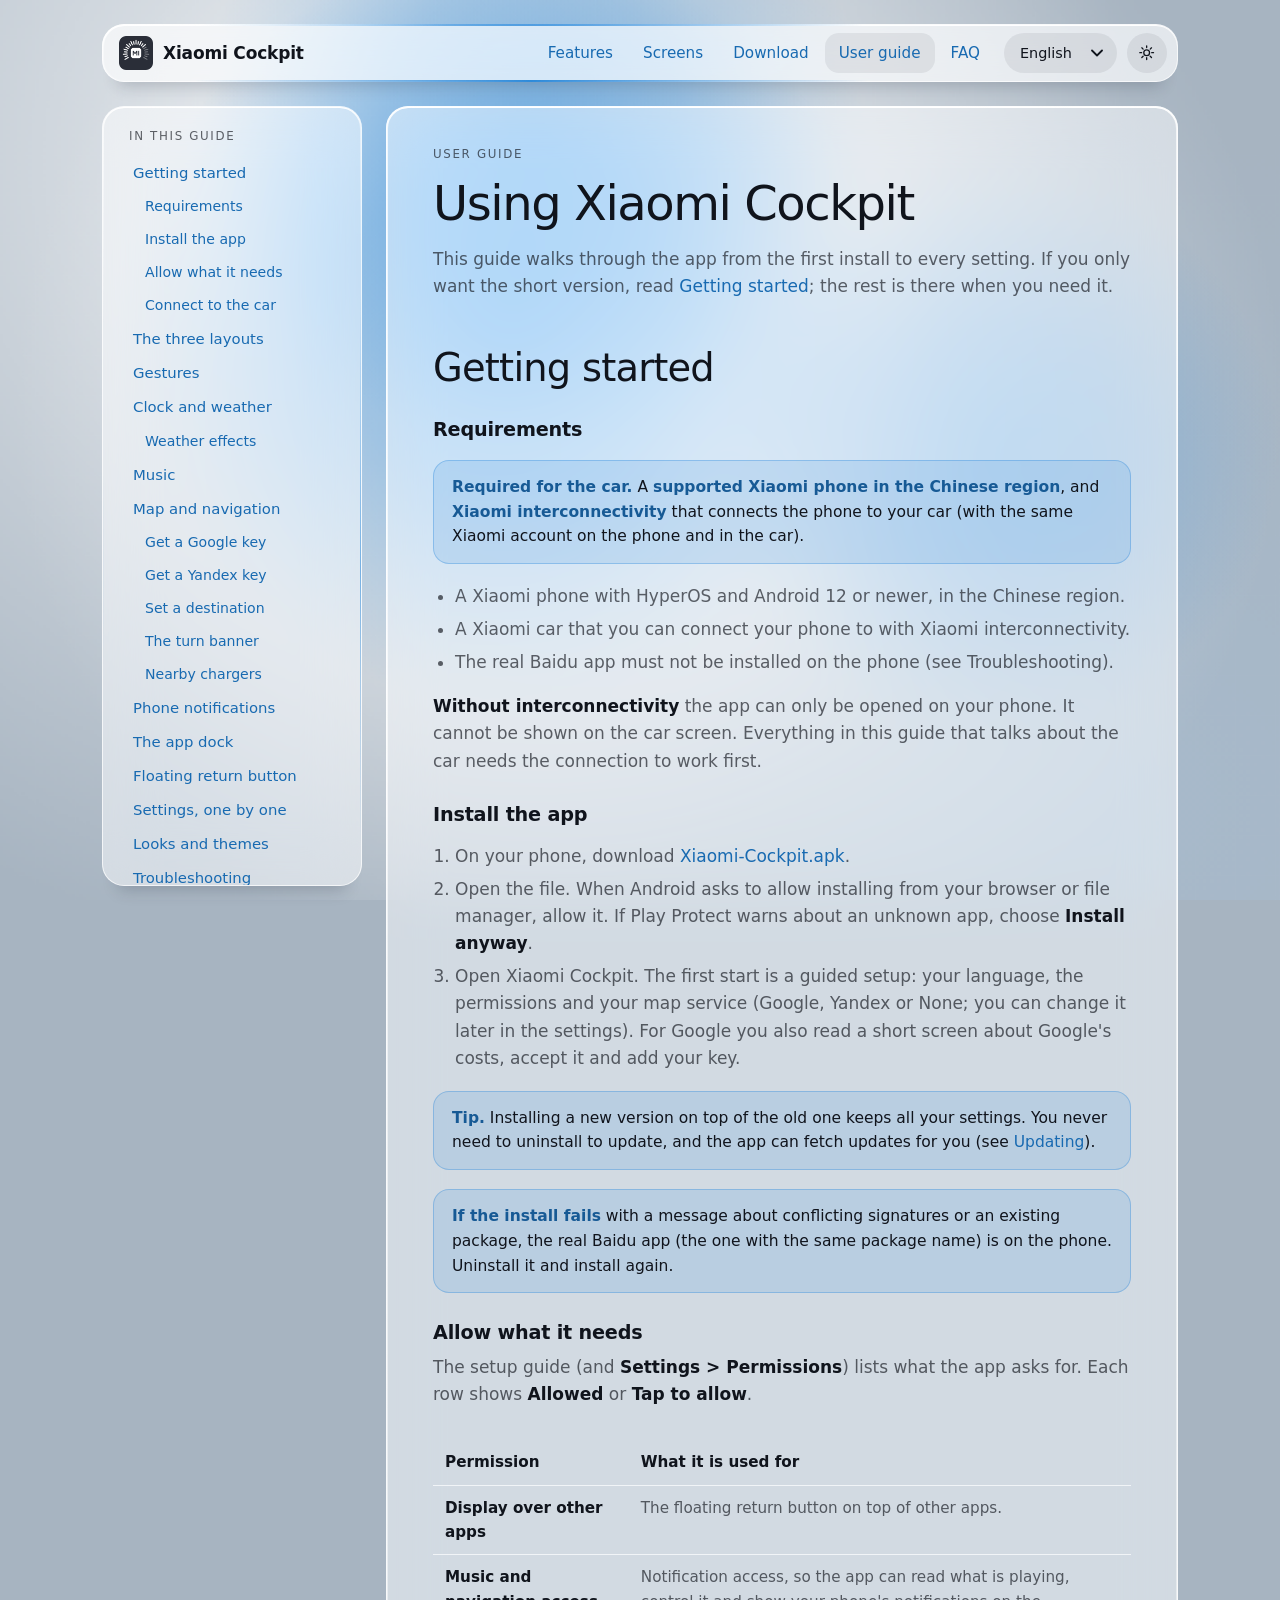
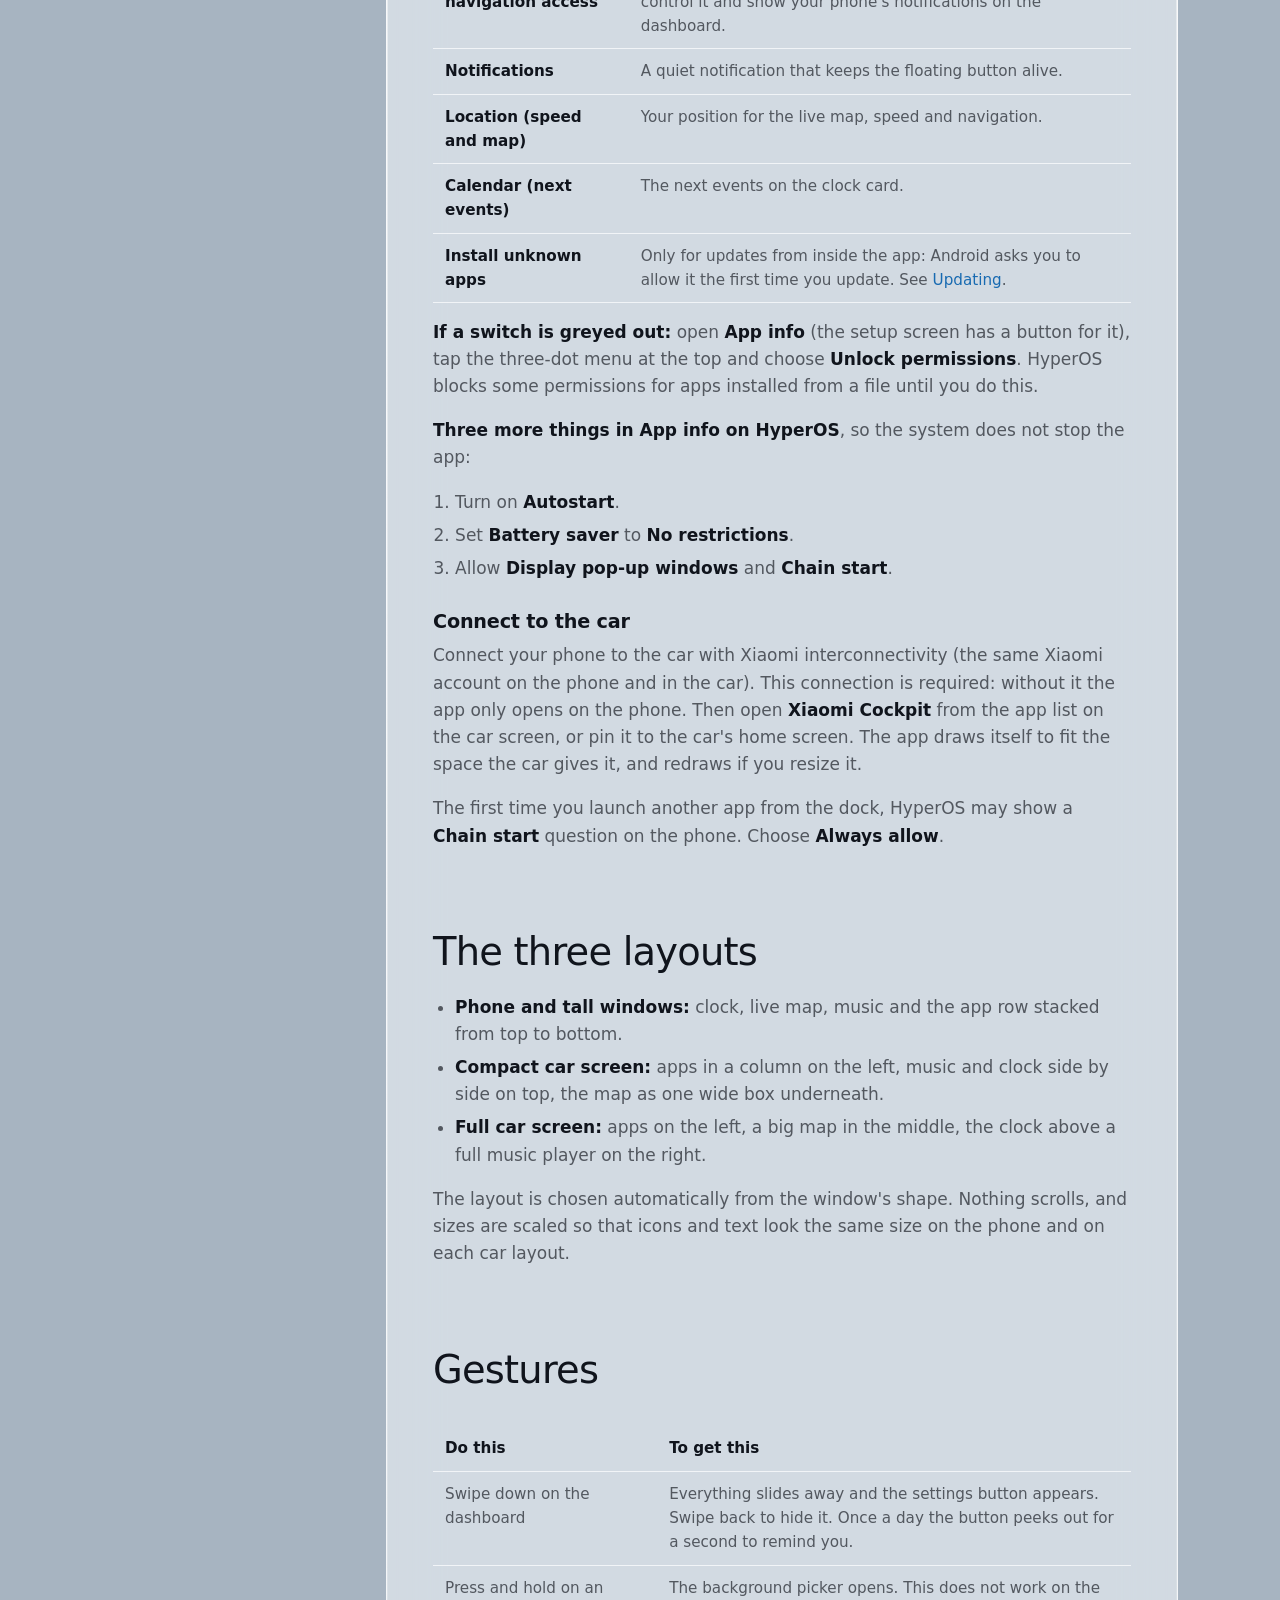
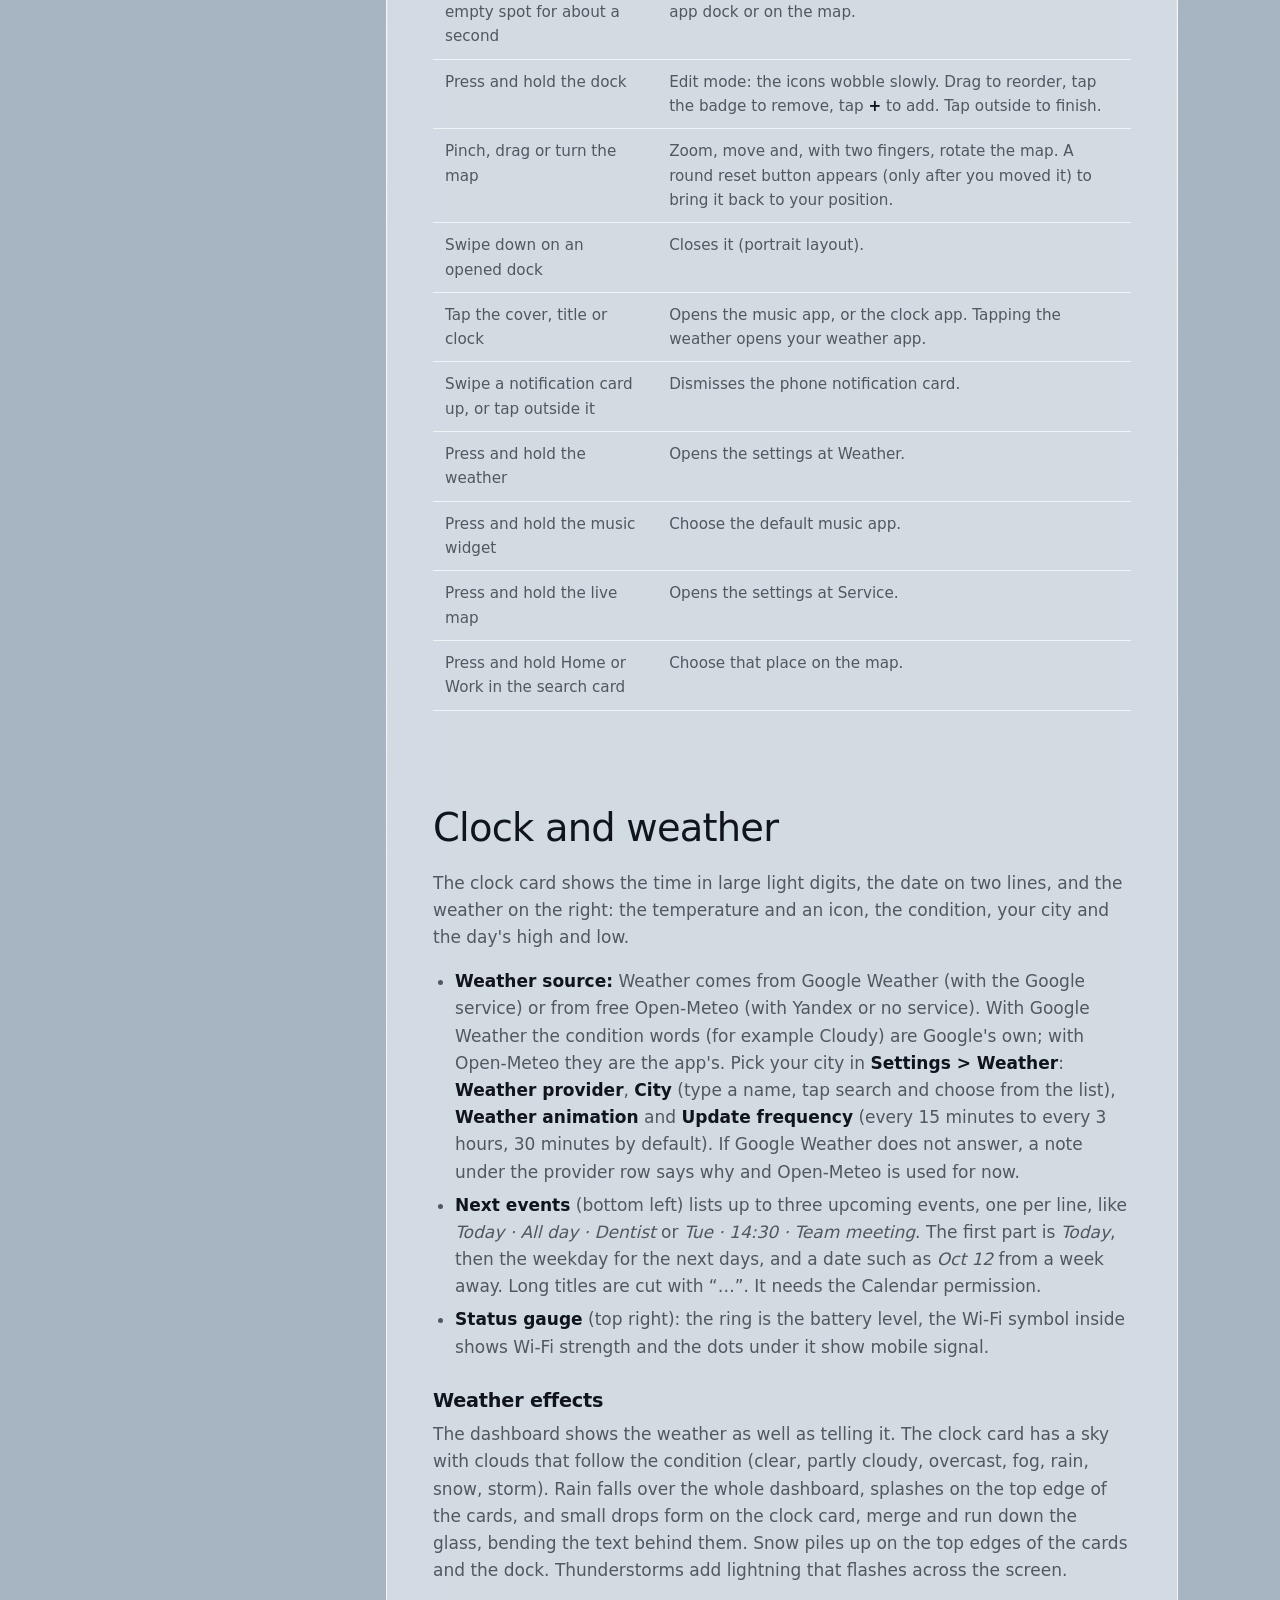
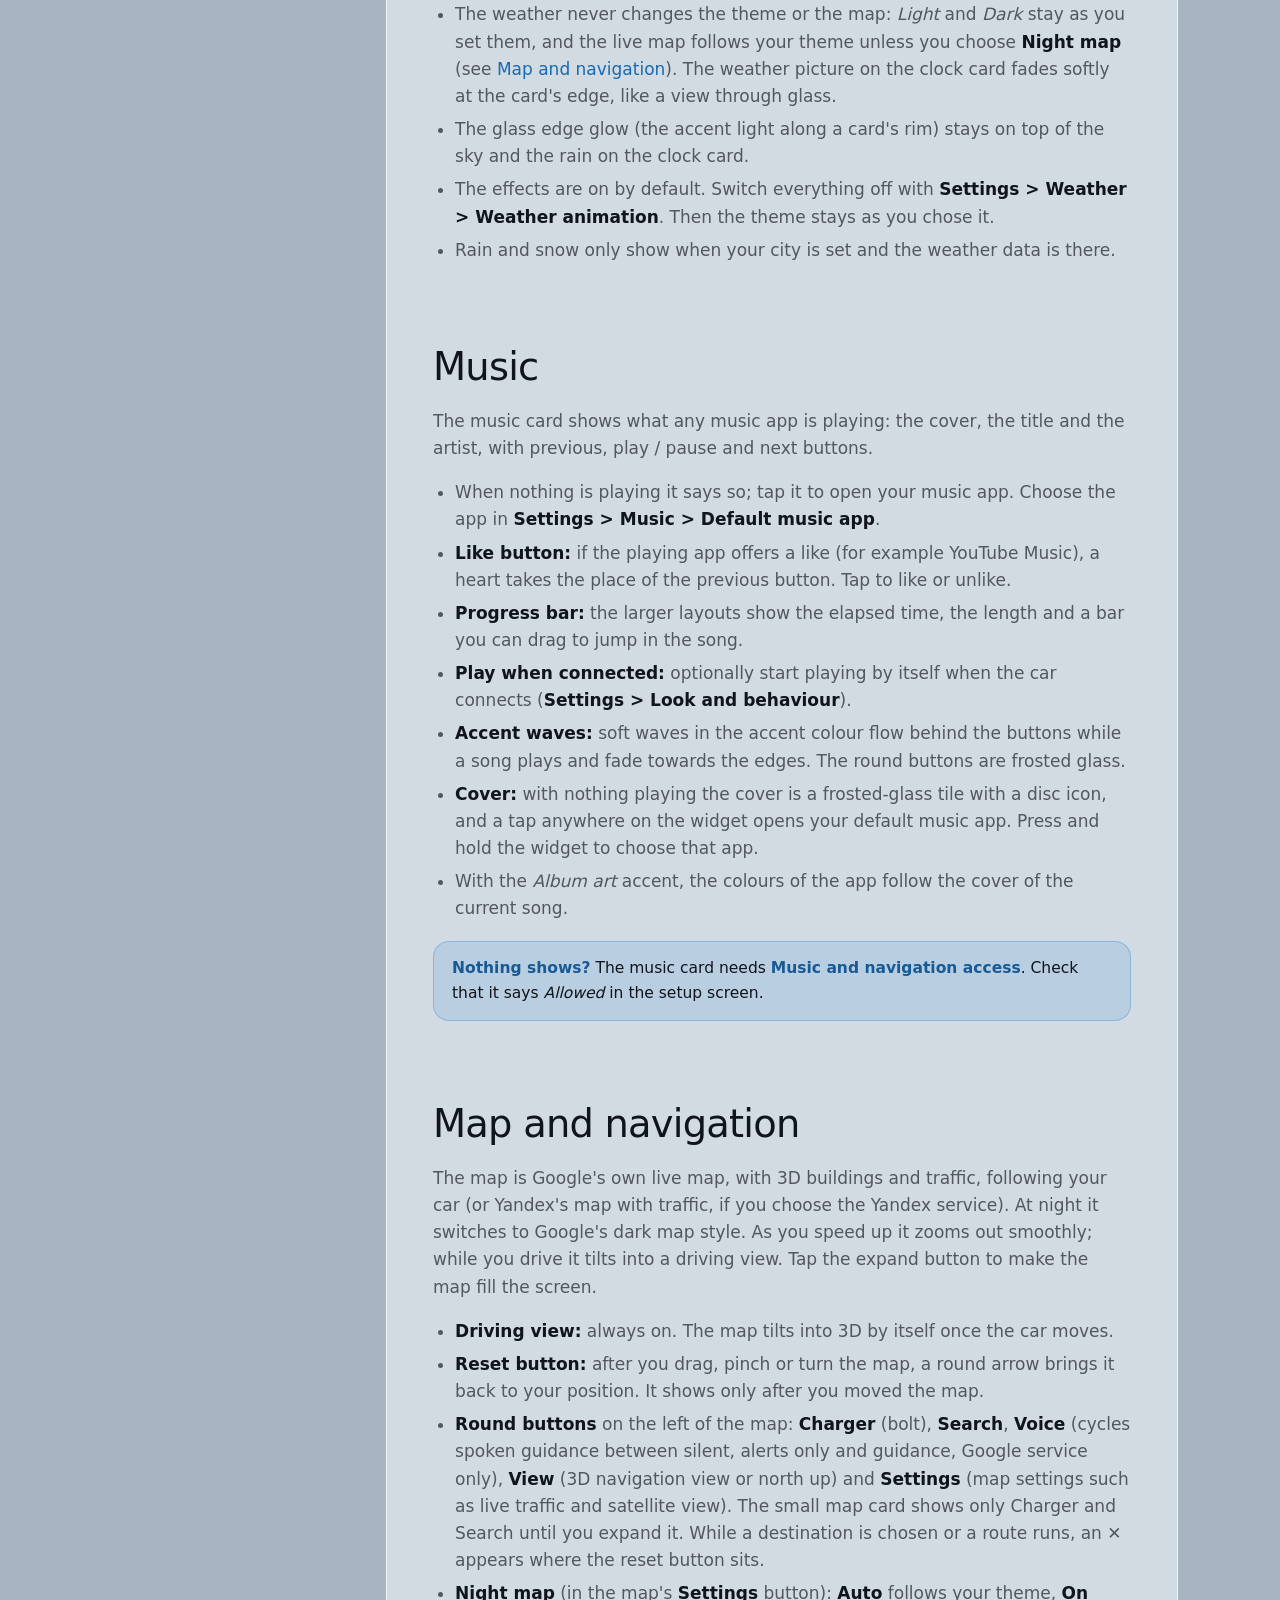
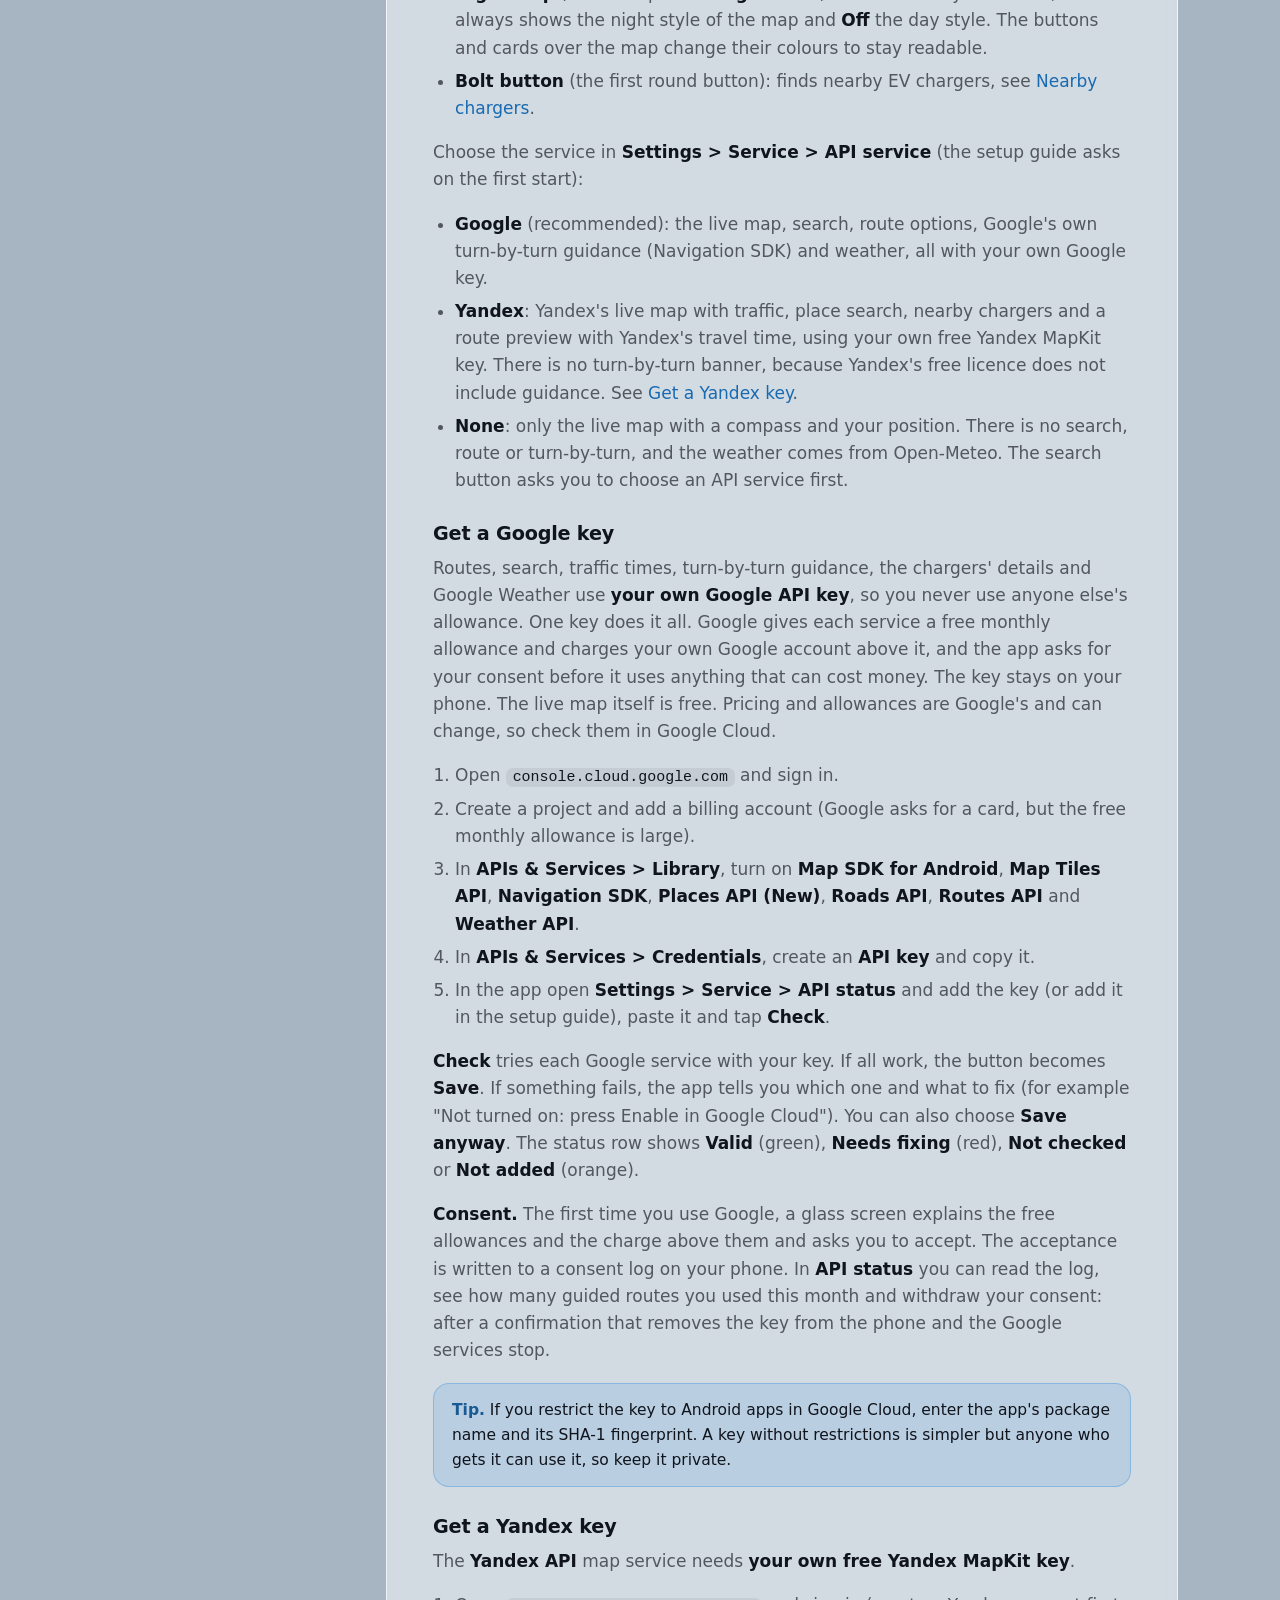
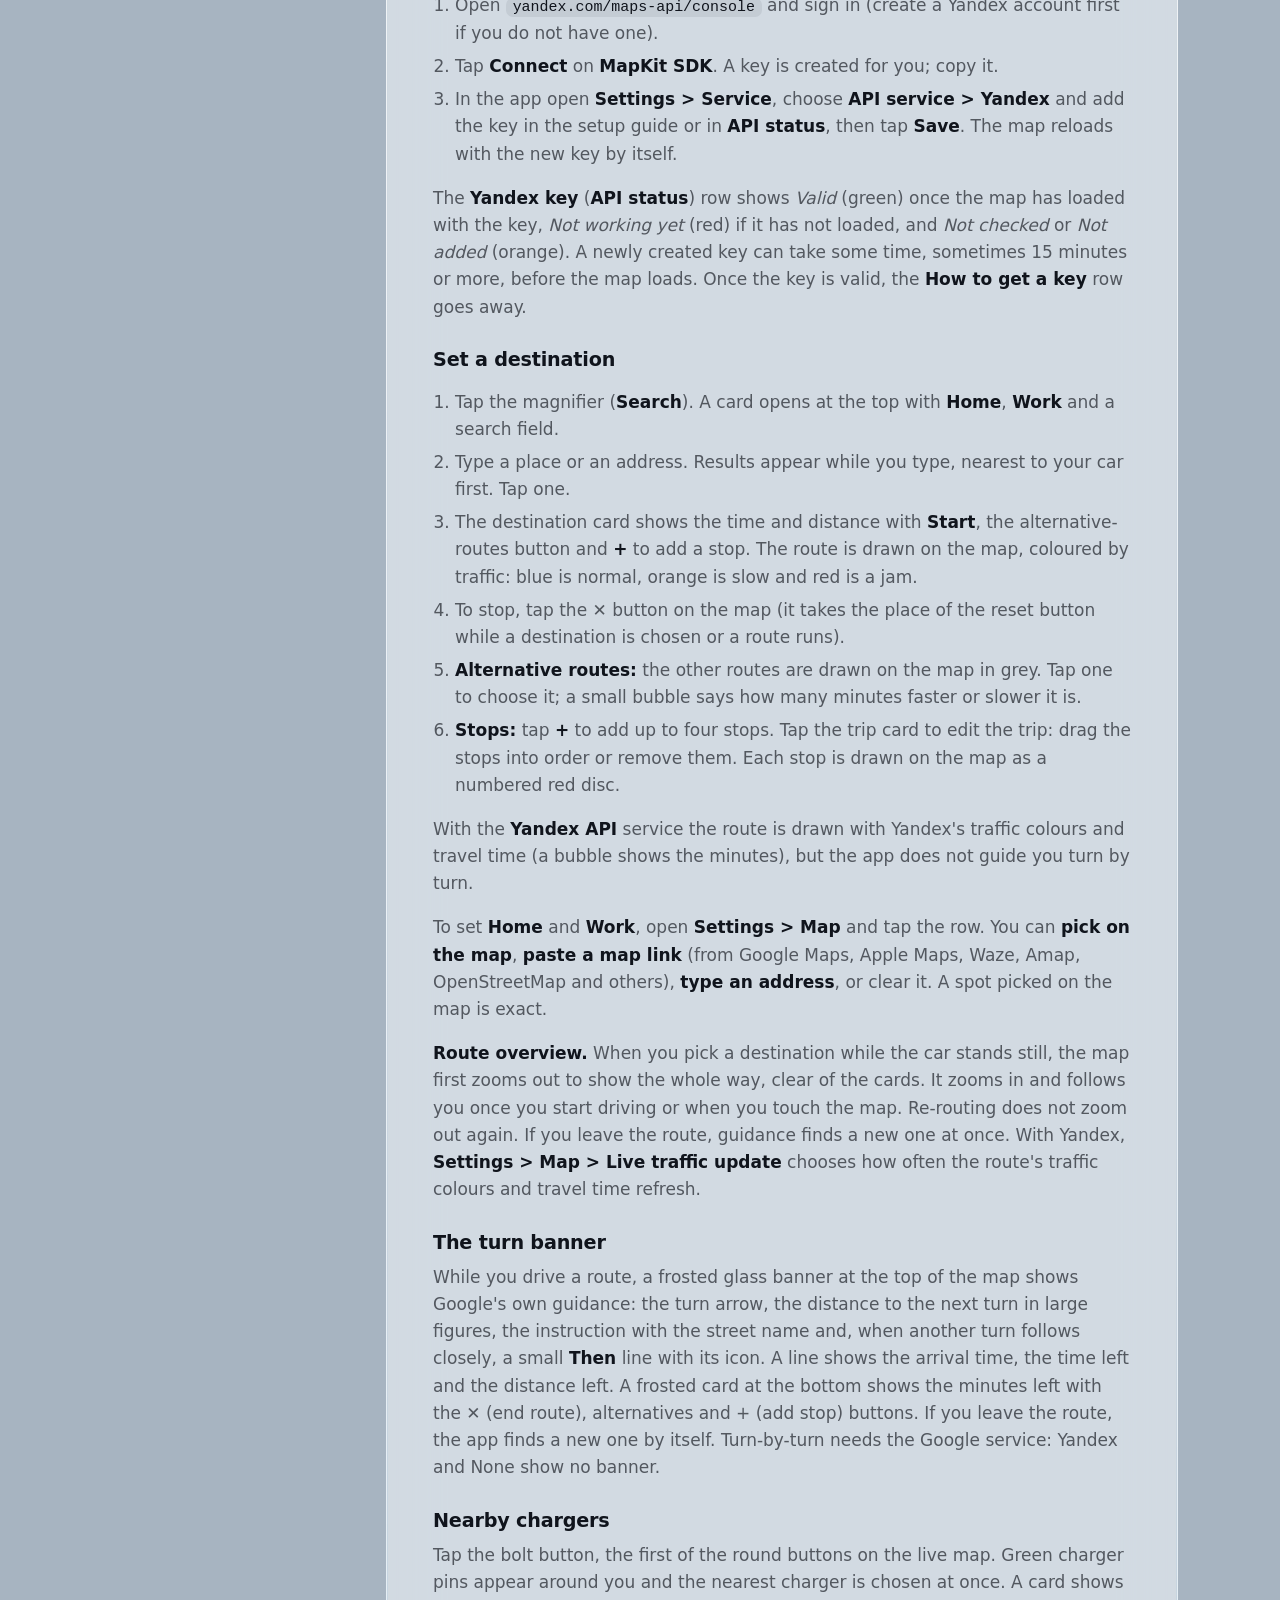
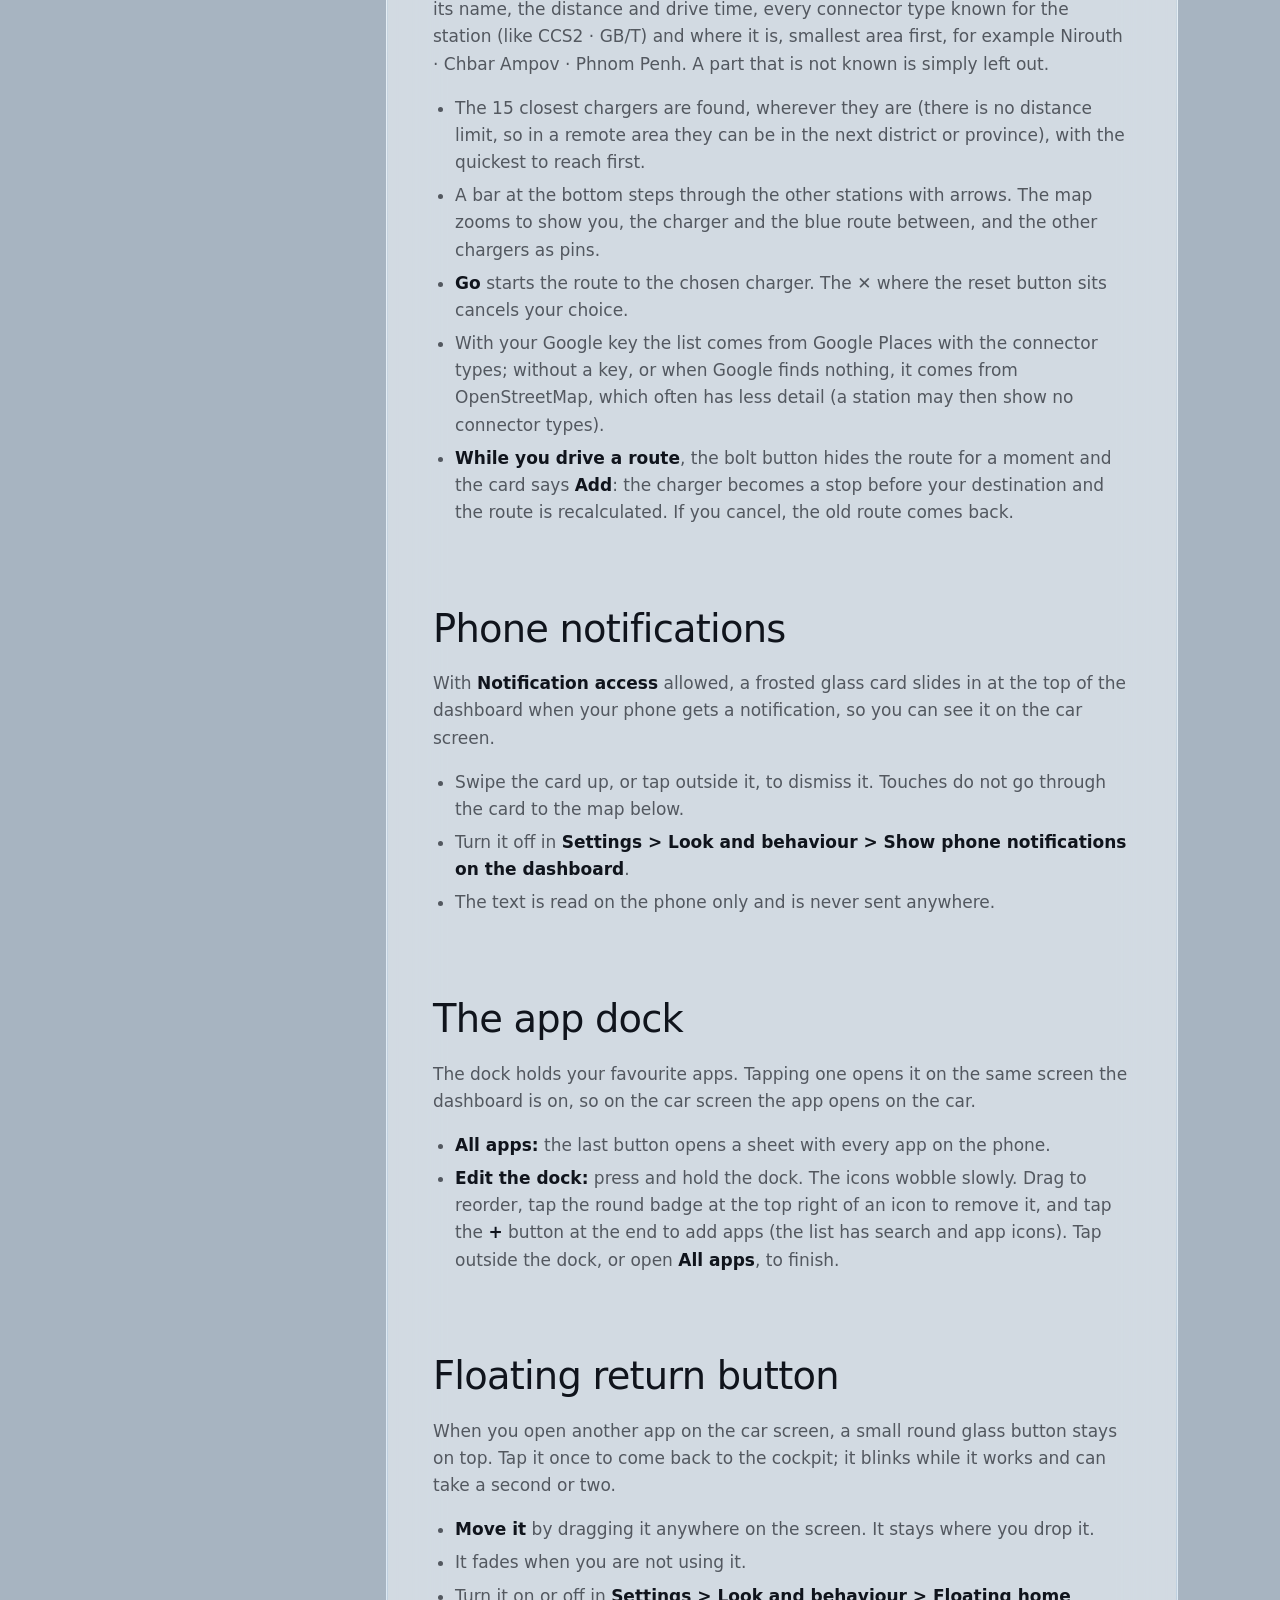
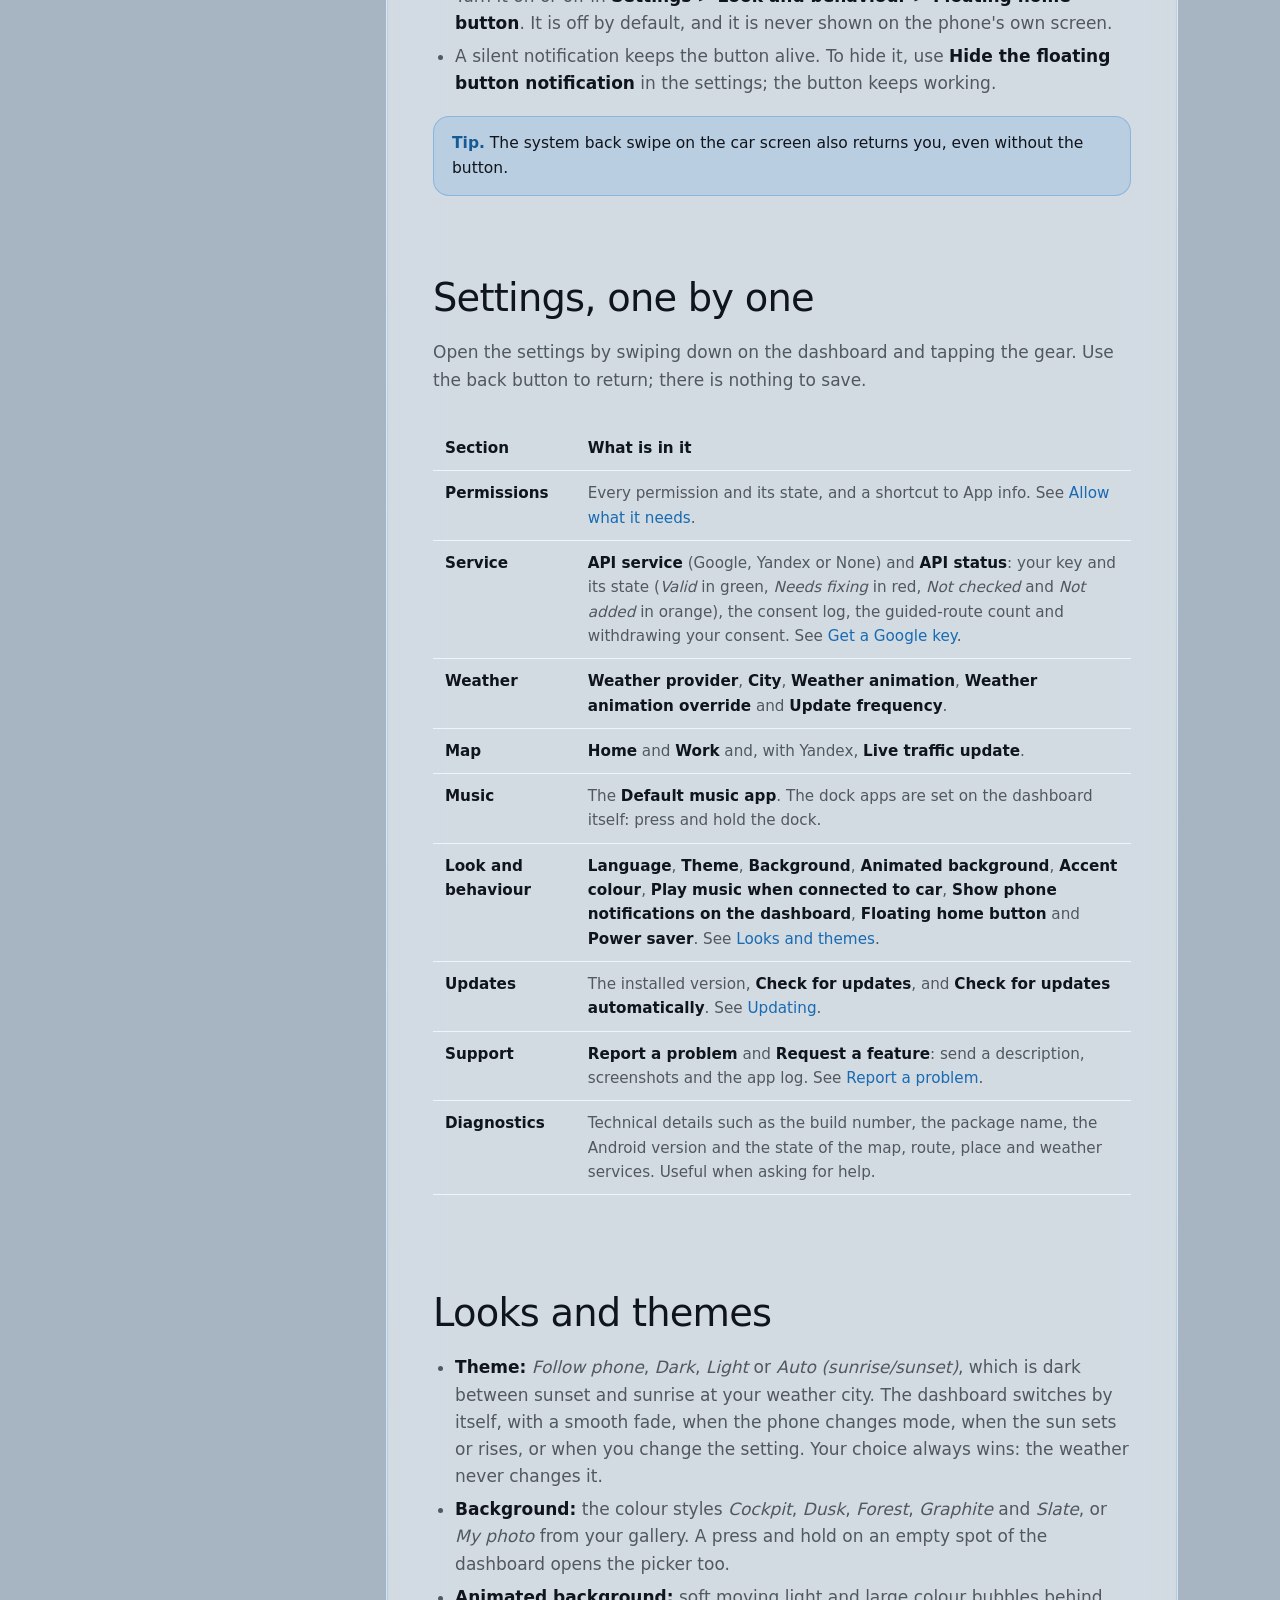
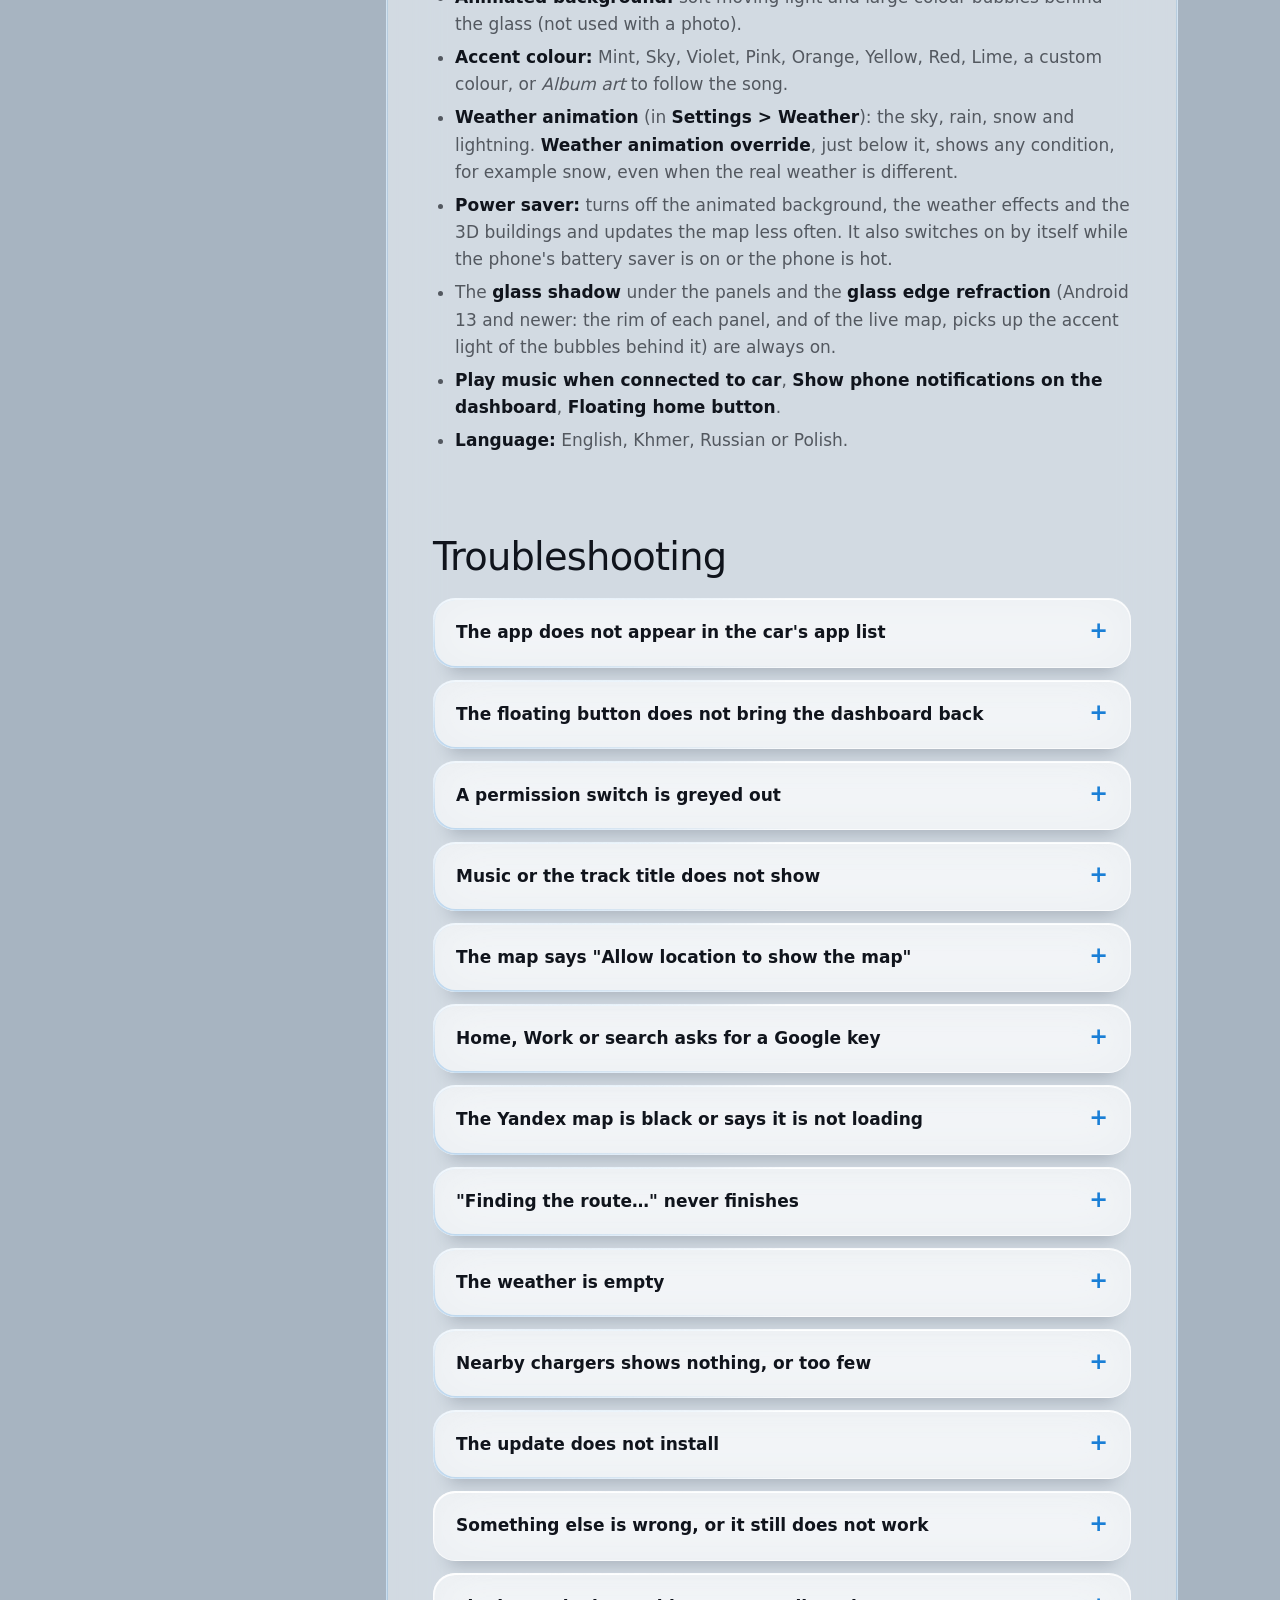
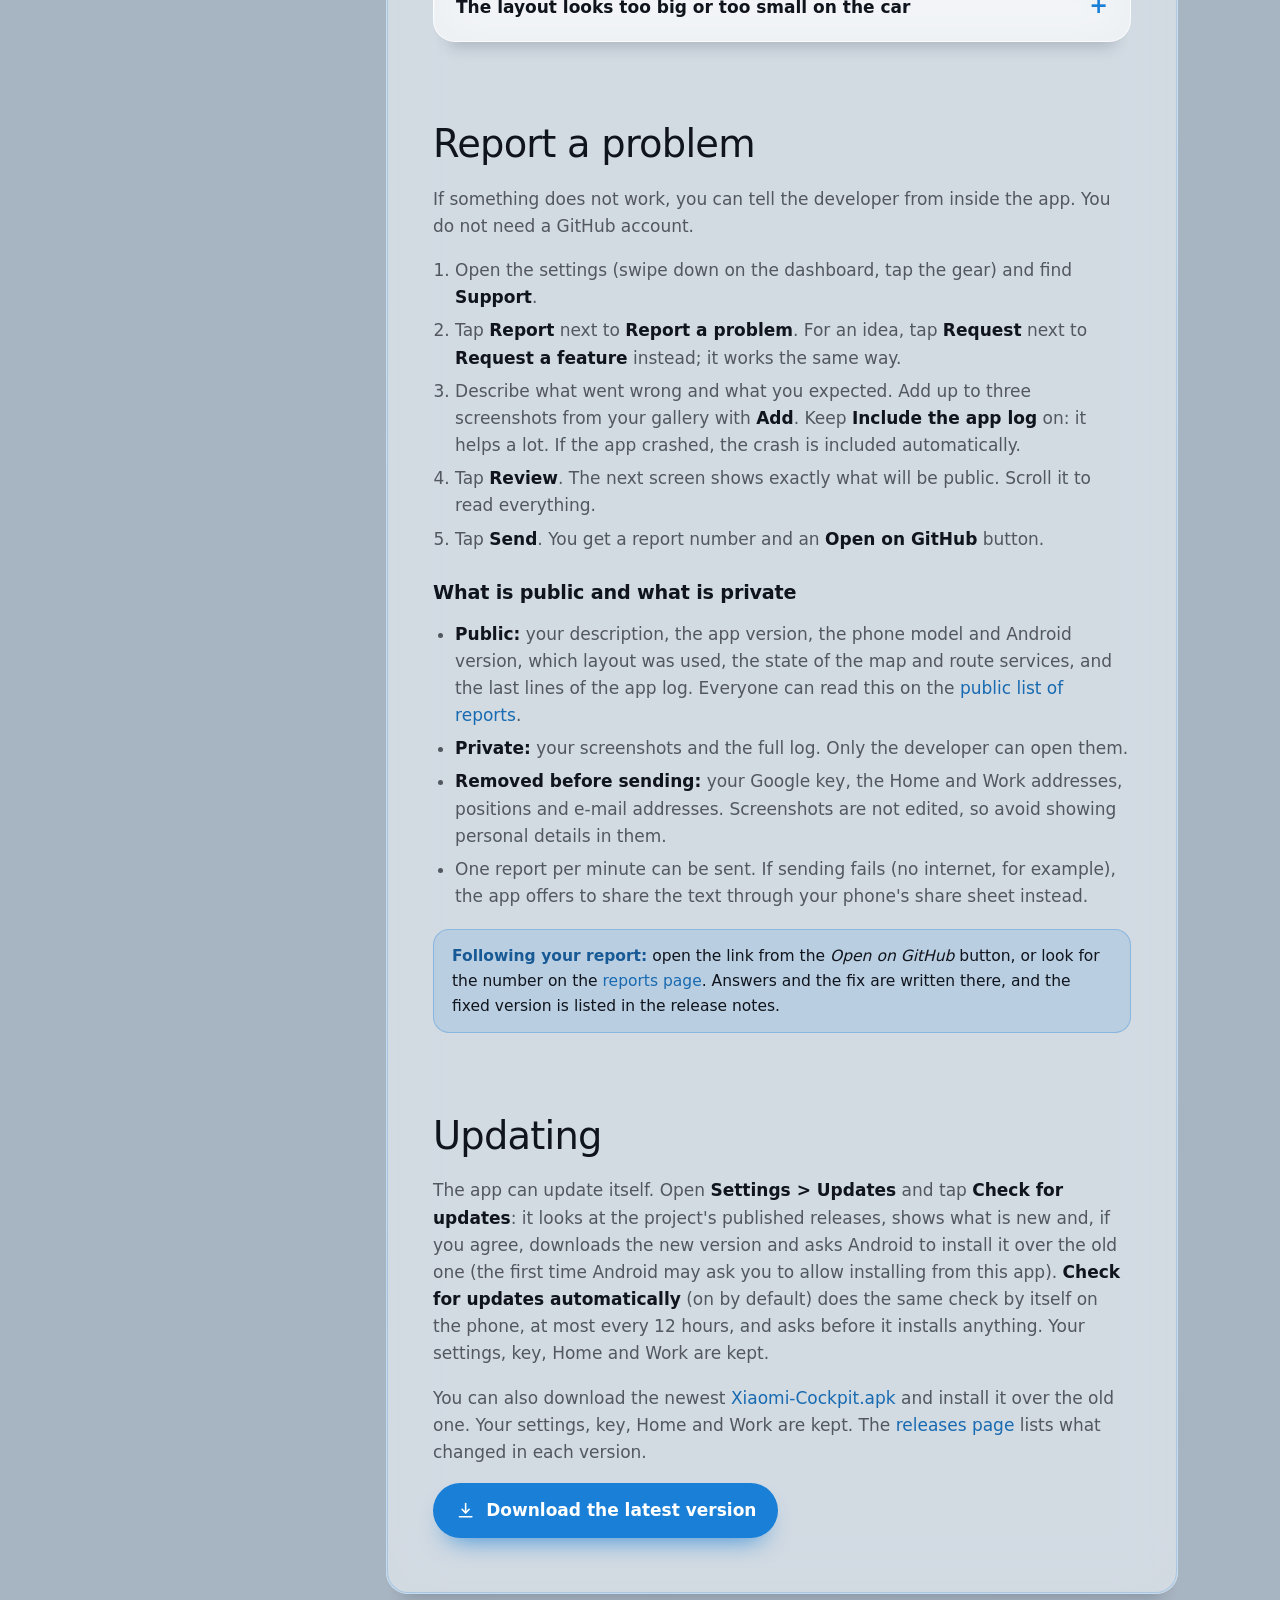
<file: guide.html>
<!doctype html>
<html lang="en" data-theme="dark">
<head>
<meta charset="utf-8">
<meta name="viewport" content="width=device-width, initial-scale=1">
<title>User guide · Xiaomi Cockpit</title>
<meta name="description" content="The Xiaomi Cockpit user guide: install, set up permissions, use the clock, weather, music, map and navigation, the app dock, the floating button, every setting, and fixes for common problems.">
<meta name="theme-color" content="#0a1621">
<meta name="color-scheme" content="dark light">
<style>html{background:#0a1621}html[data-theme=light]{background:#a7b4c1}</style>
<link rel="icon" href="assets/brand/icon-192.png" type="image/png" sizes="192x192">
<link rel="apple-touch-icon" href="apple-touch-icon.png">
<meta property="og:image" content="https://xiaomi-cockpit.github.io/assets/brand/icon-512.png">
<link rel="stylesheet" href="assets/style.css?v=202610081200">
<script>
  (function () {
    try {
      var q = /[?&]theme=(light|dark)/.exec(location.search);
      var t = q ? q[1] : localStorage.getItem("cockpit-theme");
      if (t !== "light" && t !== "dark") t = window.matchMedia && window.matchMedia("(prefers-color-scheme: light)").matches ? "light" : "dark";
      document.documentElement.setAttribute("data-theme", t);
    } catch (e) {}
  })();
</script>
</head>
<body>
<canvas id="bg" aria-hidden="true"></canvas>

<header class="top">
  <div class="wrap">
    <nav class="nav glass strong" aria-label="Main">
      <a class="brand" href="./"><span class="mark"><img src="assets/brand/Xiaomi-Cockpit-icon-512-rounded.png" alt="" width="32" height="32"></span>Xiaomi Cockpit</a>
      <ul>
        <li><a href="./#features">Features</a></li>
        <li><a href="./#screens">Screens</a></li>
        <li><a href="./#install">Download</a></li>
        <li><a href="guide.html" aria-current="page">User guide</a></li>
        <li><a href="./#faq">FAQ</a></li>
      </ul>
      <button class="iconbtn" id="theme-btn" type="button" aria-label="Switch between dark and light theme" title="Dark / light">
        <svg class="ic moon" aria-hidden="true"><use href="assets/icons.svg#i-moon"/></svg>
        <svg class="ic sun" aria-hidden="true"><use href="assets/icons.svg#i-sun"/></svg>
      </button>
      <button class="iconbtn" id="menu-btn" type="button" aria-label="Menu" aria-expanded="false"><svg class="ic" aria-hidden="true"><use href="assets/icons.svg#i-menu"/></svg></button>
    </nav>
  </div>
</header>

<main>
<div class="wrap guide">

  <aside class="toc glass" aria-label="Contents">
    <span class="tiny">In this guide</span>
    <div class="toc-list">
      <a href="#start">Getting started</a>
      <a class="sub" href="#requirements">Requirements</a>
      <a class="sub" href="#install-app">Install the app</a>
      <a class="sub" href="#permissions">Allow what it needs</a>
      <a class="sub" href="#connect">Connect to the car</a>
      <a href="#layouts">The three layouts</a>
      <a href="#gestures">Gestures</a>
      <a href="#clock">Clock and weather</a>
      <a class="sub" href="#weather-fx">Weather effects</a>
      <a href="#music">Music</a>
      <a href="#map">Map and navigation</a>
      <a class="sub" href="#google-key">Get a Google key</a>
      <a class="sub" href="#yandex-key">Get a Yandex key</a>
      <a class="sub" href="#route">Set a destination</a>
      <a class="sub" href="#banner">The turn banner</a>
      <a class="sub" href="#chargers">Nearby chargers</a>
      <a href="#notifications">Phone notifications</a>
      <a href="#dock">The app dock</a>
      <a href="#floating">Floating return button</a>
      <a href="#settings">Settings, one by one</a>
      <a href="#look">Looks and themes</a>
      <a href="#troubleshooting">Troubleshooting</a>
      <a href="#report">Report a problem</a>
      <a href="#updates">Updating</a>
    </div>
  </aside>

  <article class="doc glass">
    <p class="tiny">User guide</p>
    <h1>Using Xiaomi Cockpit</h1>
    <p>This guide walks through the app from the first install to every setting. If you only want the short version, read <a href="#start">Getting started</a>; the rest is there when you need it.</p>

    <!-- ===== start ===== -->
    <h2 id="start">Getting started</h2>
    <h3 id="requirements">Requirements</h3>
    <div class="tip"><p><b>Required for the car.</b> A <b>supported Xiaomi phone in the Chinese region</b>, and <b>Xiaomi interconnectivity</b> that connects the phone to your car (with the same Xiaomi account on the phone and in the car).</p></div>
    <ul>
      <li>A Xiaomi phone with HyperOS and Android 12 or newer, in the Chinese region.</li>
      <li>A Xiaomi car that you can connect your phone to with Xiaomi interconnectivity.</li>
      <li>The real Baidu app must not be installed on the phone (see Troubleshooting).</li>
    </ul>
    <p><b>Without interconnectivity</b> the app can only be opened on your phone. It cannot be shown on the car screen. Everything in this guide that talks about the car needs the connection to work first.</p>

    <h3 id="install-app">Install the app</h3>
    <ol>
      <li>On your phone, download <a href="https://github.com/xiaomi-cockpit/xiaomi-cockpit.github.io/releases/latest/download/Xiaomi-Cockpit.apk">Xiaomi-Cockpit.apk</a>.</li>
      <li>Open the file. When Android asks to allow installing from your browser or file manager, allow it. If Play Protect warns about an unknown app, choose <b>Install anyway</b>.</li>
      <li>Open Xiaomi Cockpit. The first start is a guided setup: your language, the permissions and your map service (Google, Yandex or None; you can change it later in the settings). For Google you also read a short screen about Google's costs, accept it and add your key.</li>
    </ol>
    <div class="tip"><p><b>Tip.</b> Installing a new version on top of the old one keeps all your settings. You never need to uninstall to update, and the app can fetch updates for you (see <a href="#updates">Updating</a>).</p></div>
    <div class="tip"><p><b>If the install fails</b> with a message about conflicting signatures or an existing package, the real Baidu app (the one with the same package name) is on the phone. Uninstall it and install again.</p></div>

    <h3 id="permissions">Allow what it needs</h3>
    <p>The setup guide (and <b>Settings &gt; Permissions</b>) lists what the app asks for. Each row shows <b>Allowed</b> or <b>Tap to allow</b>.</p>
    <div class="tablewrap"><table>
      <tr><th>Permission</th><th>What it is used for</th></tr>
      <tr><td><b>Display over other apps</b></td><td>The floating return button on top of other apps.</td></tr>
      <tr><td><b>Music and navigation access</b></td><td>Notification access, so the app can read what is playing, control it and show your phone's notifications on the dashboard.</td></tr>
      <tr><td><b>Notifications</b></td><td>A quiet notification that keeps the floating button alive.</td></tr>
      <tr><td><b>Location (speed and map)</b></td><td>Your position for the live map, speed and navigation.</td></tr>
      <tr><td><b>Calendar (next events)</b></td><td>The next events on the clock card.</td></tr>
      <tr><td><b>Install unknown apps</b></td><td>Only for updates from inside the app: Android asks you to allow it the first time you update. See <a href="#updates">Updating</a>.</td></tr>
    </table></div>
    <p><b>If a switch is greyed out:</b> open <b>App info</b> (the setup screen has a button for it), tap the three-dot menu at the top and choose <b>Unlock permissions</b>. HyperOS blocks some permissions for apps installed from a file until you do this.</p>
    <p><b>Three more things in App info on HyperOS</b>, so the system does not stop the app:</p>
    <ol><li>Turn on <b>Autostart</b>.</li><li>Set <b>Battery saver</b> to <b>No restrictions</b>.</li><li>Allow <b>Display pop-up windows</b> and <b>Chain start</b>.</li></ol>

    <h3 id="connect">Connect to the car</h3>
    <p>Connect your phone to the car with Xiaomi interconnectivity (the same Xiaomi account on the phone and in the car). This connection is required: without it the app only opens on the phone. Then open <b>Xiaomi Cockpit</b> from the app list on the car screen, or pin it to the car's home screen. The app draws itself to fit the space the car gives it, and redraws if you resize it.</p>
    <p>The first time you launch another app from the dock, HyperOS may show a <b>Chain start</b> question on the phone. Choose <b>Always allow</b>.</p>

    <!-- ===== layouts ===== -->
    <h2 id="layouts">The three layouts</h2>
    <ul>
      <li><b>Phone and tall windows:</b> clock, live map, music and the app row stacked from top to bottom.</li>
      <li><b>Compact car screen:</b> apps in a column on the left, music and clock side by side on top, the map as one wide box underneath.</li>
      <li><b>Full car screen:</b> apps on the left, a big map in the middle, the clock above a full music player on the right.</li>
    </ul>
    <p>The layout is chosen automatically from the window's shape. Nothing scrolls, and sizes are scaled so that icons and text look the same size on the phone and on each car layout.</p>

    <!-- ===== gestures ===== -->
    <h2 id="gestures">Gestures</h2>
    <div class="tablewrap"><table>
      <tr><th>Do this</th><th>To get this</th></tr>
      <tr><td>Swipe down on the dashboard</td><td>Everything slides away and the settings button appears. Swipe back to hide it. Once a day the button peeks out for a second to remind you.</td></tr>
      <tr><td>Press and hold on an empty spot for about a second</td><td>The background picker opens. This does not work on the app dock or on the map.</td></tr>
      <tr><td>Press and hold the dock</td><td>Edit mode: the icons wobble slowly. Drag to reorder, tap the badge to remove, tap <b>+</b> to add. Tap outside to finish.</td></tr>
      <tr><td>Pinch, drag or turn the map</td><td>Zoom, move and, with two fingers, rotate the map. A round reset button appears (only after you moved it) to bring it back to your position.</td></tr>
      <tr><td>Swipe down on an opened dock</td><td>Closes it (portrait layout).</td></tr>
      <tr><td>Tap the cover, title or clock</td><td>Opens the music app, or the clock app. Tapping the weather opens your weather app.</td></tr>
      <tr><td>Swipe a notification card up, or tap outside it</td><td>Dismisses the phone notification card.</td></tr>
      <tr><td>Press and hold the weather</td><td>Opens the settings at Weather.</td></tr>
      <tr><td>Press and hold the music widget</td><td>Choose the default music app.</td></tr>
      <tr><td>Press and hold the live map</td><td>Opens the settings at Service.</td></tr>
      <tr><td>Press and hold Home or Work in the search card</td><td>Choose that place on the map.</td></tr>
    </table></div>

    <!-- ===== clock ===== -->
    <h2 id="clock">Clock and weather</h2>
    <p>The clock card shows the time in large light digits, the date on two lines, and the weather on the right: the temperature and an icon, the condition, your city and the day's high and low.</p>
    <ul>
      <li><b>Weather source:</b> Weather comes from Google Weather (with the Google service) or from free Open-Meteo (with Yandex or no service). With Google Weather the condition words (for example Cloudy) are Google's own; with Open-Meteo they are the app's. Pick your city in <b>Settings &gt; Weather</b>: <b>Weather provider</b>, <b>City</b> (type a name, tap search and choose from the list), <b>Weather animation</b> and <b>Update frequency</b> (every 15 minutes to every 3 hours, 30 minutes by default). If Google Weather does not answer, a note under the provider row says why and Open-Meteo is used for now.</li>
      <li><b>Next events</b> (bottom left) lists up to three upcoming events, one per line, like <i>Today · All day · Dentist</i> or <i>Tue · 14:30 · Team meeting</i>. The first part is <i>Today</i>, then the weekday for the next days, and a date such as <i>Oct 12</i> from a week away. Long titles are cut with “…”. It needs the Calendar permission.</li>
      <li><b>Status gauge</b> (top right): the ring is the battery level, the Wi-Fi symbol inside shows Wi-Fi strength and the dots under it show mobile signal.</li>
    </ul>

    <h3 id="weather-fx">Weather effects</h3>
    <p>The dashboard shows the weather as well as telling it. The clock card has a sky with clouds that follow the condition (clear, partly cloudy, overcast, fog, rain, snow, storm). Rain falls over the whole dashboard, splashes on the top edge of the cards, and small drops form on the clock card, merge and run down the glass, bending the text behind them. Snow piles up on the top edges of the cards and the dock. Thunderstorms add lightning that flashes across the screen.</p>
    <ul>
      <li>The weather never changes the theme or the map: <i>Light</i> and <i>Dark</i> stay as you set them, and the live map follows your theme unless you choose <b>Night map</b> (see <a href="#map">Map and navigation</a>). The weather picture on the clock card fades softly at the card's edge, like a view through glass.</li>
      <li>The glass edge glow (the accent light along a card's rim) stays on top of the sky and the rain on the clock card.</li>
      <li>The effects are on by default. Switch everything off with <b>Settings &gt; Weather &gt; Weather animation</b>. Then the theme stays as you chose it.</li>
      <li>Rain and snow only show when your city is set and the weather data is there.</li>
    </ul>

    <!-- ===== music ===== -->
    <h2 id="music">Music</h2>
    <p>The music card shows what any music app is playing: the cover, the title and the artist, with previous, play / pause and next buttons.</p>
    <ul>
      <li>When nothing is playing it says so; tap it to open your music app. Choose the app in <b>Settings &gt; Music &gt; Default music app</b>.</li>
      <li><b>Like button:</b> if the playing app offers a like (for example YouTube Music), a heart takes the place of the previous button. Tap to like or unlike.</li>
      <li><b>Progress bar:</b> the larger layouts show the elapsed time, the length and a bar you can drag to jump in the song.</li>
      <li><b>Play when connected:</b> optionally start playing by itself when the car connects (<b>Settings &gt; Look and behaviour</b>).</li>
      <li><b>Accent waves:</b> soft waves in the accent colour flow behind the buttons while a song plays and fade towards the edges. The round buttons are frosted glass.</li>
      <li><b>Cover:</b> with nothing playing the cover is a frosted-glass tile with a disc icon, and a tap anywhere on the widget opens your default music app. Press and hold the widget to choose that app.</li>
      <li>With the <i>Album art</i> accent, the colours of the app follow the cover of the current song.</li>
    </ul>
    <div class="tip"><p><b>Nothing shows?</b> The music card needs <b>Music and navigation access</b>. Check that it says <i>Allowed</i> in the setup screen.</p></div>

    <!-- ===== map ===== -->
    <h2 id="map">Map and navigation</h2>
    <p>The map is Google's own live map, with 3D buildings and traffic, following your car (or Yandex's map with traffic, if you choose the Yandex service). At night it switches to Google's dark map style. As you speed up it zooms out smoothly; while you drive it tilts into a driving view. Tap the expand button to make the map fill the screen.</p>
    <ul>
      <li><b>Driving view:</b> always on. The map tilts into 3D by itself once the car moves.</li>
      <li><b>Reset button:</b> after you drag, pinch or turn the map, a round arrow brings it back to your position. It shows only after you moved the map.</li>
      <li><b>Round buttons</b> on the left of the map: <b>Charger</b> (bolt), <b>Search</b>, <b>Voice</b> (cycles spoken guidance between silent, alerts only and guidance, Google service only), <b>View</b> (3D navigation view or north up) and <b>Settings</b> (map settings such as live traffic and satellite view). The small map card shows only Charger and Search until you expand it. While a destination is chosen or a route runs, an ✕ appears where the reset button sits.</li>
      <li><b>Night map</b> (in the map's <b>Settings</b> button): <b>Auto</b> follows your theme, <b>On</b> always shows the night style of the map and <b>Off</b> the day style. The buttons and cards over the map change their colours to stay readable.</li>
      <li><b>Bolt button</b> (the first round button): finds nearby EV chargers, see <a href="#chargers">Nearby chargers</a>.</li>
    </ul>
    <p>Choose the service in <b>Settings &gt; Service &gt; API service</b> (the setup guide asks on the first start):</p>
    <ul>
      <li><b>Google</b> (recommended): the live map, search, route options, Google's own turn-by-turn guidance (Navigation SDK) and weather, all with your own Google key.</li>
      <li><b>Yandex</b>: Yandex's live map with traffic, place search, nearby chargers and a route preview with Yandex's travel time, using your own free Yandex MapKit key. There is no turn-by-turn banner, because Yandex's free licence does not include guidance. See <a href="#yandex-key">Get a Yandex key</a>.</li>
      <li><b>None</b>: only the live map with a compass and your position. There is no search, route or turn-by-turn, and the weather comes from Open-Meteo. The search button asks you to choose an API service first.</li>
    </ul>

    <h3 id="google-key">Get a Google key</h3>
    <p>Routes, search, traffic times, turn-by-turn guidance, the chargers' details and Google Weather use <b>your own Google API key</b>, so you never use anyone else's allowance. One key does it all. Google gives each service a free monthly allowance and charges your own Google account above it, and the app asks for your consent before it uses anything that can cost money. The key stays on your phone. The live map itself is free. Pricing and allowances are Google's and can change, so check them in Google Cloud.</p>
    <ol>
      <li>Open <code>console.cloud.google.com</code> and sign in.</li>
      <li>Create a project and add a billing account (Google asks for a card, but the free monthly allowance is large).</li>
      <li>In <b>APIs &amp; Services &gt; Library</b>, turn on <b>Map SDK for Android</b>, <b>Map Tiles API</b>, <b>Navigation SDK</b>, <b>Places API (New)</b>, <b>Roads API</b>, <b>Routes API</b> and <b>Weather API</b>.</li>
      <li>In <b>APIs &amp; Services &gt; Credentials</b>, create an <b>API key</b> and copy it.</li>
      <li>In the app open <b>Settings &gt; Service &gt; API status</b> and add the key (or add it in the setup guide), paste it and tap <b>Check</b>.</li>
    </ol>
    <p><b>Check</b> tries each Google service with your key. If all work, the button becomes <b>Save</b>. If something fails, the app tells you which one and what to fix (for example "Not turned on: press Enable in Google Cloud"). You can also choose <b>Save anyway</b>. The status row shows <b>Valid</b> (green), <b>Needs fixing</b> (red), <b>Not checked</b> or <b>Not added</b> (orange).</p>
    <p><b>Consent.</b> The first time you use Google, a glass screen explains the free allowances and the charge above them and asks you to accept. The acceptance is written to a consent log on your phone. In <b>API status</b> you can read the log, see how many guided routes you used this month and withdraw your consent: after a confirmation that removes the key from the phone and the Google services stop.</p>
    <div class="tip"><p><b>Tip.</b> If you restrict the key to Android apps in Google Cloud, enter the app's package name and its SHA-1 fingerprint. A key without restrictions is simpler but anyone who gets it can use it, so keep it private.</p></div>

    <h3 id="yandex-key">Get a Yandex key</h3>
    <p>The <b>Yandex API</b> map service needs <b>your own free Yandex MapKit key</b>.</p>
    <ol>
      <li>Open <code>yandex.com/maps-api/console</code> and sign in (create a Yandex account first if you do not have one).</li>
      <li>Tap <b>Connect</b> on <b>MapKit SDK</b>. A key is created for you; copy it.</li>
      <li>In the app open <b>Settings &gt; Service</b>, choose <b>API service &gt; Yandex</b> and add the key in the setup guide or in <b>API status</b>, then tap <b>Save</b>. The map reloads with the new key by itself.</li>
    </ol>
    <p>The <b>Yandex key</b> (<b>API status</b>) row shows <i>Valid</i> (green) once the map has loaded with the key, <i>Not working yet</i> (red) if it has not loaded, and <i>Not checked</i> or <i>Not added</i> (orange). A newly created key can take some time, sometimes 15 minutes or more, before the map loads. Once the key is valid, the <b>How to get a key</b> row goes away.</p>

    <h3 id="route">Set a destination</h3>
    <ol>
      <li>Tap the magnifier (<b>Search</b>). A card opens at the top with <b>Home</b>, <b>Work</b> and a search field.</li>
      <li>Type a place or an address. Results appear while you type, nearest to your car first. Tap one.</li>
      <li>The destination card shows the time and distance with <b>Start</b>, the alternative-routes button and <b>+</b> to add a stop. The route is drawn on the map, coloured by traffic: blue is normal, orange is slow and red is a jam.</li>
      <li>To stop, tap the ✕ button on the map (it takes the place of the reset button while a destination is chosen or a route runs).</li>
      <li><b>Alternative routes:</b> the other routes are drawn on the map in grey. Tap one to choose it; a small bubble says how many minutes faster or slower it is.</li>
      <li><b>Stops:</b> tap <b>+</b> to add up to four stops. Tap the trip card to edit the trip: drag the stops into order or remove them. Each stop is drawn on the map as a numbered red disc.</li>
    </ol>
    <p>With the <b>Yandex API</b> service the route is drawn with Yandex's traffic colours and travel time (a bubble shows the minutes), but the app does not guide you turn by turn.</p>
    <p>To set <b>Home</b> and <b>Work</b>, open <b>Settings &gt; Map</b> and tap the row. You can <b>pick on the map</b>, <b>paste a map link</b> (from Google Maps, Apple Maps, Waze, Amap, OpenStreetMap and others), <b>type an address</b>, or clear it. A spot picked on the map is exact.</p>

    <p><b>Route overview.</b> When you pick a destination while the car stands still, the map first zooms out to show the whole way, clear of the cards. It zooms in and follows you once you start driving or when you touch the map. Re-routing does not zoom out again. If you leave the route, guidance finds a new one at once. With Yandex, <b>Settings &gt; Map &gt; Live traffic update</b> chooses how often the route's traffic colours and travel time refresh.</p>

    <h3 id="banner">The turn banner</h3>
    <p>While you drive a route, a frosted glass banner at the top of the map shows Google's own guidance: the turn arrow, the distance to the next turn in large figures, the instruction with the street name and, when another turn follows closely, a small <b>Then</b> line with its icon. A line shows the arrival time, the time left and the distance left. A frosted card at the bottom shows the minutes left with the ✕ (end route), alternatives and + (add stop) buttons. If you leave the route, the app finds a new one by itself. Turn-by-turn needs the Google service: Yandex and None show no banner.</p>

    <h3 id="chargers">Nearby chargers</h3>
    <p>Tap the bolt button, the first of the round buttons on the live map. Green charger pins appear around you and the nearest charger is chosen at once. A card shows its name, the distance and drive time, every connector type known for the station (like CCS2 · GB/T) and where it is, smallest area first, for example Nirouth · Chbar Ampov · Phnom Penh. A part that is not known is simply left out.</p>
    <ul>
      <li>The 15 closest chargers are found, wherever they are (there is no distance limit, so in a remote area they can be in the next district or province), with the quickest to reach first.</li>
      <li>A bar at the bottom steps through the other stations with arrows. The map zooms to show you, the charger and the blue route between, and the other chargers as pins.</li>
      <li><b>Go</b> starts the route to the chosen charger. The ✕ where the reset button sits cancels your choice.</li>
      <li>With your Google key the list comes from Google Places with the connector types; without a key, or when Google finds nothing, it comes from OpenStreetMap, which often has less detail (a station may then show no connector types).</li>
      <li><b>While you drive a route</b>, the bolt button hides the route for a moment and the card says <b>Add</b>: the charger becomes a stop before your destination and the route is recalculated. If you cancel, the old route comes back.</li>
    </ul>

    <!-- ===== notifications ===== -->
    <h2 id="notifications">Phone notifications</h2>
    <p>With <b>Notification access</b> allowed, a frosted glass card slides in at the top of the dashboard when your phone gets a notification, so you can see it on the car screen.</p>
    <ul>
      <li>Swipe the card up, or tap outside it, to dismiss it. Touches do not go through the card to the map below.</li>
      <li>Turn it off in <b>Settings &gt; Look and behaviour &gt; Show phone notifications on the dashboard</b>.</li>
      <li>The text is read on the phone only and is never sent anywhere.</li>
    </ul>

    <!-- ===== dock ===== -->
    <h2 id="dock">The app dock</h2>
    <p>The dock holds your favourite apps. Tapping one opens it on the same screen the dashboard is on, so on the car screen the app opens on the car.</p>
    <ul>
      <li><b>All apps:</b> the last button opens a sheet with every app on the phone.</li>
      <li><b>Edit the dock:</b> press and hold the dock. The icons wobble slowly. Drag to reorder, tap the round badge at the top right of an icon to remove it, and tap the <b>+</b> button at the end to add apps (the list has search and app icons). Tap outside the dock, or open <b>All apps</b>, to finish.</li>
    </ul>

    <!-- ===== floating ===== -->
    <h2 id="floating">Floating return button</h2>
    <p>When you open another app on the car screen, a small round glass button stays on top. Tap it once to come back to the cockpit; it blinks while it works and can take a second or two.</p>
    <ul>
      <li><b>Move it</b> by dragging it anywhere on the screen. It stays where you drop it.</li>
      <li>It fades when you are not using it.</li>
      <li>Turn it on or off in <b>Settings &gt; Look and behaviour &gt; Floating home button</b>. It is off by default, and it is never shown on the phone's own screen.</li>
      <li>A silent notification keeps the button alive. To hide it, use <b>Hide the floating button notification</b> in the settings; the button keeps working.</li>
    </ul>
    <div class="tip"><p><b>Tip.</b> The system back swipe on the car screen also returns you, even without the button.</p></div>

    <!-- ===== settings ===== -->
    <h2 id="settings">Settings, one by one</h2>
    <p>Open the settings by swiping down on the dashboard and tapping the gear. Use the back button to return; there is nothing to save.</p>
    <div class="tablewrap"><table>
      <tr><th>Section</th><th>What is in it</th></tr>
      <tr><td><b>Permissions</b></td><td>Every permission and its state, and a shortcut to App info. See <a href="#permissions">Allow what it needs</a>.</td></tr>
      <tr><td><b>Service</b></td><td><b>API service</b> (Google, Yandex or None) and <b>API status</b>: your key and its state (<i>Valid</i> in green, <i>Needs fixing</i> in red, <i>Not checked</i> and <i>Not added</i> in orange), the consent log, the guided-route count and withdrawing your consent. See <a href="#google-key">Get a Google key</a>.</td></tr>
      <tr><td><b>Weather</b></td><td><b>Weather provider</b>, <b>City</b>, <b>Weather animation</b>, <b>Weather animation override</b> and <b>Update frequency</b>.</td></tr>
      <tr><td><b>Map</b></td><td><b>Home</b> and <b>Work</b> and, with Yandex, <b>Live traffic update</b>.</td></tr>
      <tr><td><b>Music</b></td><td>The <b>Default music app</b>. The dock apps are set on the dashboard itself: press and hold the dock.</td></tr>
      <tr><td><b>Look and behaviour</b></td><td><b>Language</b>, <b>Theme</b>, <b>Background</b>, <b>Animated background</b>, <b>Accent colour</b>, <b>Play music when connected to car</b>, <b>Show phone notifications on the dashboard</b>, <b>Floating home button</b> and <b>Power saver</b>. See <a href="#look">Looks and themes</a>.</td></tr>
      <tr><td><b>Updates</b></td><td>The installed version, <b>Check for updates</b>, and <b>Check for updates automatically</b>. See <a href="#updates">Updating</a>.</td></tr>
      <tr><td><b>Support</b></td><td><b>Report a problem</b> and <b>Request a feature</b>: send a description, screenshots and the app log. See <a href="#report">Report a problem</a>.</td></tr>
      <tr><td><b>Diagnostics</b></td><td>Technical details such as the build number, the package name, the Android version and the state of the map, route, place and weather services. Useful when asking for help.</td></tr>
    </table></div>

    <!-- ===== look ===== -->
    <h2 id="look">Looks and themes</h2>
    <ul>
      <li><b>Theme:</b> <i>Follow phone</i>, <i>Dark</i>, <i>Light</i> or <i>Auto (sunrise/sunset)</i>, which is dark between sunset and sunrise at your weather city. The dashboard switches by itself, with a smooth fade, when the phone changes mode, when the sun sets or rises, or when you change the setting. Your choice always wins: the weather never changes it.</li>
      <li><b>Background:</b> the colour styles <i>Cockpit</i>, <i>Dusk</i>, <i>Forest</i>, <i>Graphite</i> and <i>Slate</i>, or <i>My photo</i> from your gallery. A press and hold on an empty spot of the dashboard opens the picker too.</li>
      <li><b>Animated background:</b> soft moving light and large colour bubbles behind the glass (not used with a photo).</li>
      <li><b>Accent colour:</b> Mint, Sky, Violet, Pink, Orange, Yellow, Red, Lime, a custom colour, or <i>Album art</i> to follow the song.</li>
            <li><b>Weather animation</b> (in <b>Settings &gt; Weather</b>): the sky, rain, snow and lightning. <b>Weather animation override</b>, just below it, shows any condition, for example snow, even when the real weather is different.</li>
      <li><b>Power saver:</b> turns off the animated background, the weather effects and the 3D buildings and updates the map less often. It also switches on by itself while the phone's battery saver is on or the phone is hot.</li>
      <li>The <b>glass shadow</b> under the panels and the <b>glass edge refraction</b> (Android 13 and newer: the rim of each panel, and of the live map, picks up the accent light of the bubbles behind it) are always on.</li>
      <li><b>Play music when connected to car</b>, <b>Show phone notifications on the dashboard</b>, <b>Floating home button</b>.</li>
      <li><b>Language:</b> English, Khmer, Russian or Polish.</li>
    </ul>

    <!-- ===== troubleshooting ===== -->
    <h2 id="troubleshooting">Troubleshooting</h2>
    <details class="faq glass"><summary>The app does not appear in the car's app list</summary><div class="a"><p>First check the <a href="#requirements">requirements</a>: a supported Xiaomi phone in the Chinese region and a working Xiaomi interconnectivity connection to the car. Make sure the phone and the car use the same Xiaomi account and that interconnectivity is connected. The car only lists apps it recognises, and Xiaomi Cockpit uses a package name for that reason; if the real Baidu app is installed on the phone, remove it and install Xiaomi Cockpit again.</p></div></details>
    <details class="faq glass"><summary>The floating button does not bring the dashboard back</summary><div class="a"><p>Tap once and wait two seconds (taps while it works are ignored). Check that <b>Display over other apps</b> is allowed, <b>Autostart</b> is on, and <b>Battery saver</b> is set to <b>No restrictions</b>. As a fallback use the system back swipe.</p></div></details>
    <details class="faq glass"><summary>A permission switch is greyed out</summary><div class="a"><p>Open <b>App info</b>, tap the three dots at the top and choose <b>Unlock permissions</b>, then try the switch again.</p></div></details>
    <details class="faq glass"><summary>Music or the track title does not show</summary><div class="a"><p>Check <b>Music and navigation access</b>. Start a song in your music app and give it a few seconds. Some apps do not offer a like button; then the previous button stays.</p></div></details>
    <details class="faq glass"><summary>The map says "Allow location to show the map"</summary><div class="a"><p>Allow <b>Location</b> in the setup screen and, for the car screen, check that the phone has a GPS fix (go outside or near a window).</p></div></details>
    <details class="faq glass"><summary>Home, Work or search asks for a Google key</summary><div class="a"><p>These need your own key. Follow <a href="#google-key">Get a Google key</a>. If <b>Check</b> reports a problem, fix the item it names (usually turning on one of the APIs or adding a billing account).</p></div></details>
    <details class="faq glass"><summary>The Yandex map is black or says it is not loading</summary><div class="a"><p>A newly created Yandex key can take 15 minutes or more before it works; wait a little and look at <b>Yandex key</b> in <b>Settings &gt; Service &gt; API status</b>. Check the internet connection and that the key was copied completely. If it stays red, create the key again in the Yandex console (<a href="#yandex-key">Get a Yandex key</a>).</p></div></details>
    <details class="faq glass"><summary>"Finding the route…" never finishes</summary><div class="a"><p>Check the internet connection on the phone and the key status in <b>Settings &gt; Service &gt; API status</b>. Press <b>Check</b> again to see which service fails.</p></div></details>
    <details class="faq glass"><summary>The weather is empty</summary><div class="a"><p>Choose your city in <b>Settings &gt; Weather</b>, and check the phone has internet. If you chose Google Weather and it does not answer, a note under <b>Weather provider</b> says why (often the Weather API is not turned on for your key); the app then uses Open-Meteo.</p></div></details>
    <details class="faq glass"><summary>Nearby chargers shows nothing, or too few</summary><div class="a"><p>Check the internet connection and that Location is allowed. Without a Google key the list comes from OpenStreetMap, which may know fewer stations in your area. With a key, make sure Places API (New) is turned on (<b>Check</b> in <b>Settings &gt; Service &gt; API status</b> tells you). Use Report in the settings while the card is open if it still shows nothing.</p></div></details>
    <details class="faq glass"><summary>The update does not install</summary><div class="a"><p>The first time, Android asks you to allow this app to install apps: tap <b>Open settings</b>, switch on <b>Allow from this source</b>, come back and tap <b>Update now</b> again. If the download fails, check the internet connection. You can always download the newest APK from the <a href="#updates">Updating</a> section and install it over the old one.</p></div></details>
    <details class="faq glass"><summary>Something else is wrong, or it still does not work</summary><div class="a"><p>Use <a href="#report">Report a problem</a> in the settings. Add a screenshot and keep the log on, then it is much easier to find the cause.</p></div></details>
    <details class="faq glass"><summary>The layout looks too big or too small on the car</summary><div class="a"><p>The app scales each car layout so it matches the phone. If it still looks off on your car, send a photo of the screen and the car model so it can be tuned.</p></div></details>

    <!-- ===== report ===== -->
    <h2 id="report">Report a problem</h2>
    <p>If something does not work, you can tell the developer from inside the app. You do not need a GitHub account.</p>
    <ol>
      <li>Open the settings (swipe down on the dashboard, tap the gear) and find <b>Support</b>.</li>
      <li>Tap <b>Report</b> next to <b>Report a problem</b>. For an idea, tap <b>Request</b> next to <b>Request a feature</b> instead; it works the same way.</li>
      <li>Describe what went wrong and what you expected. Add up to three screenshots from your gallery with <b>Add</b>. Keep <b>Include the app log</b> on: it helps a lot. If the app crashed, the crash is included automatically.</li>
      <li>Tap <b>Review</b>. The next screen shows exactly what will be public. Scroll it to read everything.</li>
      <li>Tap <b>Send</b>. You get a report number and an <b>Open on GitHub</b> button.</li>
    </ol>
    <h3 id="report-privacy">What is public and what is private</h3>
    <ul>
      <li><b>Public:</b> your description, the app version, the phone model and Android version, which layout was used, the state of the map and route services, and the last lines of the app log. Everyone can read this on the <a href="https://github.com/xiaomi-cockpit/xiaomi-cockpit.github.io/issues">public list of reports</a>.</li>
      <li><b>Private:</b> your screenshots and the full log. Only the developer can open them.</li>
      <li><b>Removed before sending:</b> your Google key, the Home and Work addresses, positions and e-mail addresses. Screenshots are not edited, so avoid showing personal details in them.</li>
      <li>One report per minute can be sent. If sending fails (no internet, for example), the app offers to share the text through your phone's share sheet instead.</li>
    </ul>
    <div class="tip"><p><b>Following your report:</b> open the link from the <i>Open on GitHub</i> button, or look for the number on the <a href="https://github.com/xiaomi-cockpit/xiaomi-cockpit.github.io/issues">reports page</a>. Answers and the fix are written there, and the fixed version is listed in the release notes.</p></div>

    <!-- ===== updates ===== -->
    <h2 id="updates">Updating</h2>
    <p>The app can update itself. Open <b>Settings &gt; Updates</b> and tap <b>Check for updates</b>: it looks at the project's published releases, shows what is new and, if you agree, downloads the new version and asks Android to install it over the old one (the first time Android may ask you to allow installing from this app). <b>Check for updates automatically</b> (on by default) does the same check by itself on the phone, at most every 12 hours, and asks before it installs anything. Your settings, key, Home and Work are kept.</p>
    <p>You can also download the newest <a href="https://github.com/xiaomi-cockpit/xiaomi-cockpit.github.io/releases/latest/download/Xiaomi-Cockpit.apk">Xiaomi-Cockpit.apk</a> and install it over the old one. Your settings, key, Home and Work are kept. The <a href="https://github.com/xiaomi-cockpit/xiaomi-cockpit.github.io/releases">releases page</a> lists what changed in each version.</p>
    <p><a class="btn primary" href="https://github.com/xiaomi-cockpit/xiaomi-cockpit.github.io/releases/latest/download/Xiaomi-Cockpit.apk"><svg class="ic" aria-hidden="true"><use href="assets/icons.svg#i-download"/></svg>Download the latest version</a></p>
  </article>
</div>
</main>

<footer>
  <div class="wrap">
    <div class="links"><a href="./">Home</a><a href="./#install">Download</a><a href="./#support">Report a problem</a><a href="https://github.com/xiaomi-cockpit/xiaomi-cockpit.github.io/releases">All versions</a><a href="privacy.html">Privacy policy</a></div>
    <p>Xiaomi Cockpit is an independent community project. It is not affiliated with, endorsed by or sponsored by Xiaomi, Baidu or Google. All names and trademarks belong to their owners.</p>
  </div>
</footer>

<script src="assets/i18n.js?v=202610081200" defer></script>
<script src="assets/site.js?v=202610081200" defer></script>
</body>
</html>
</file>
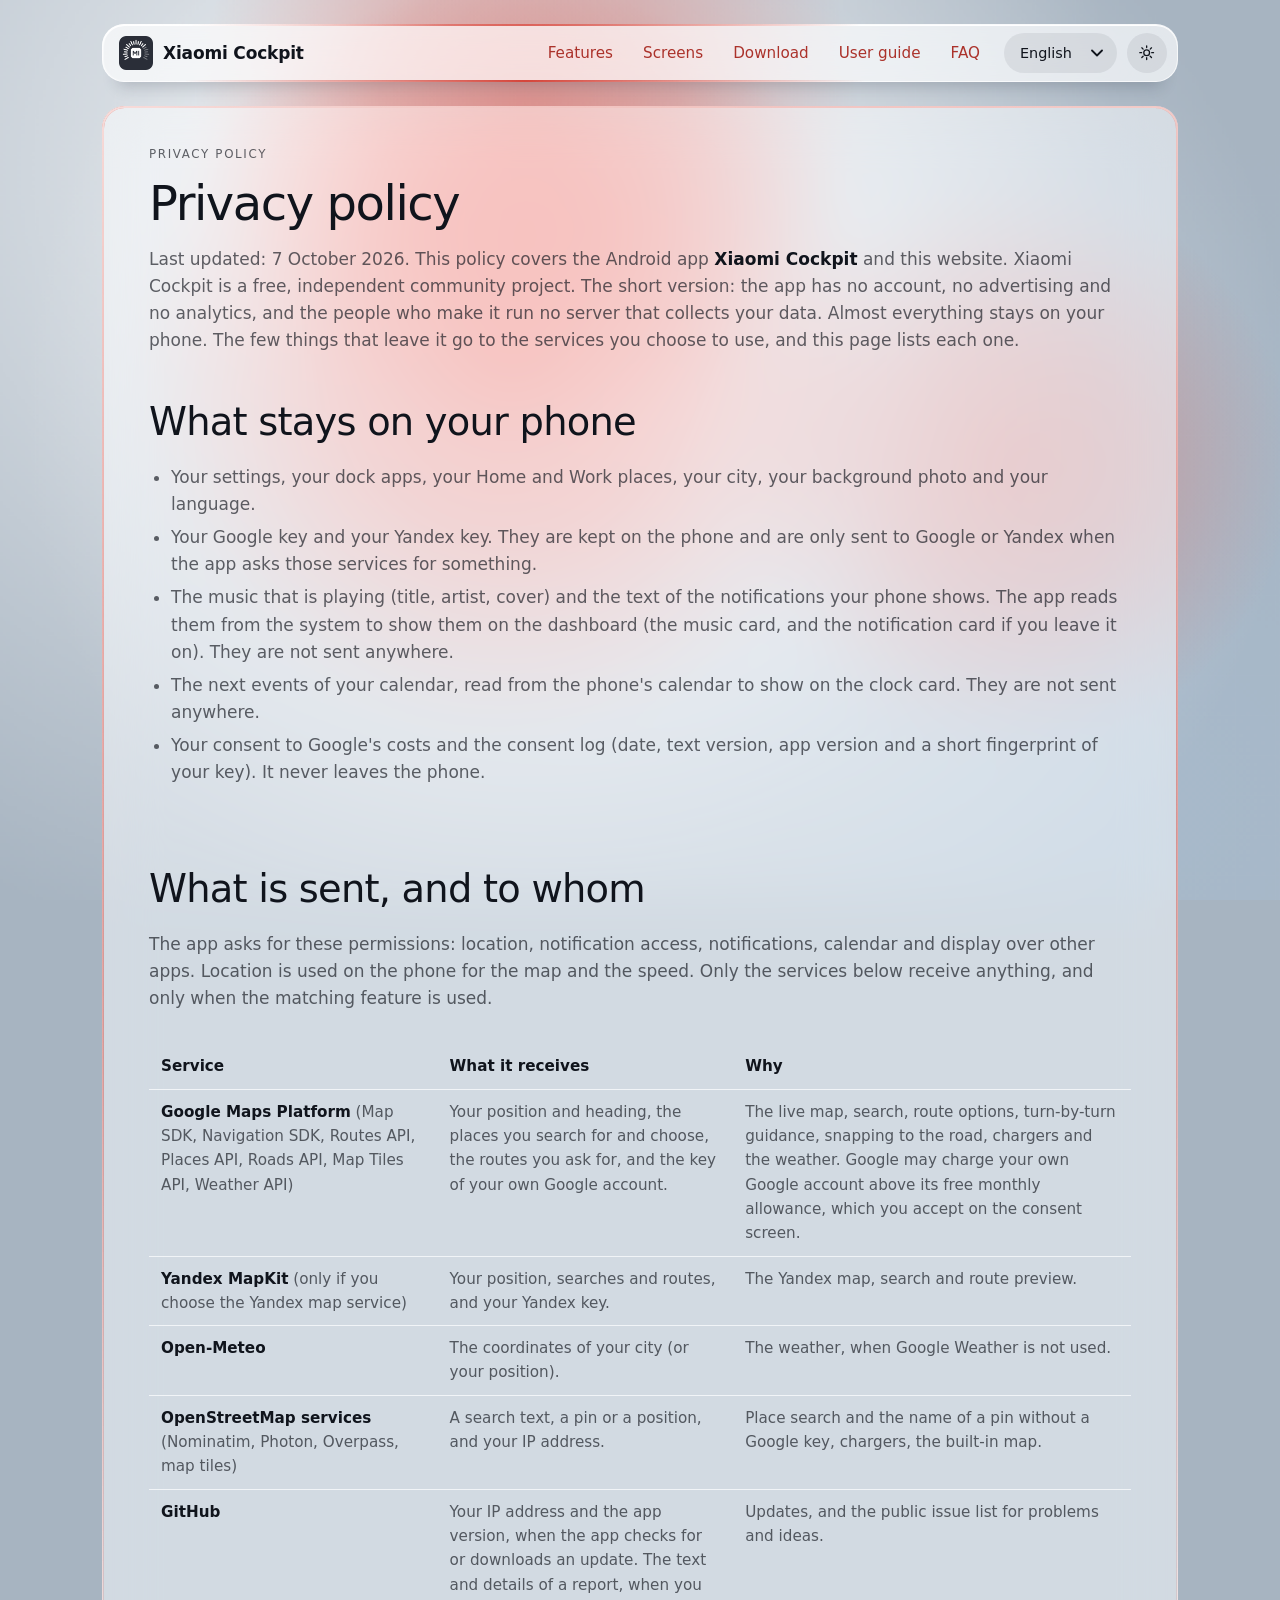
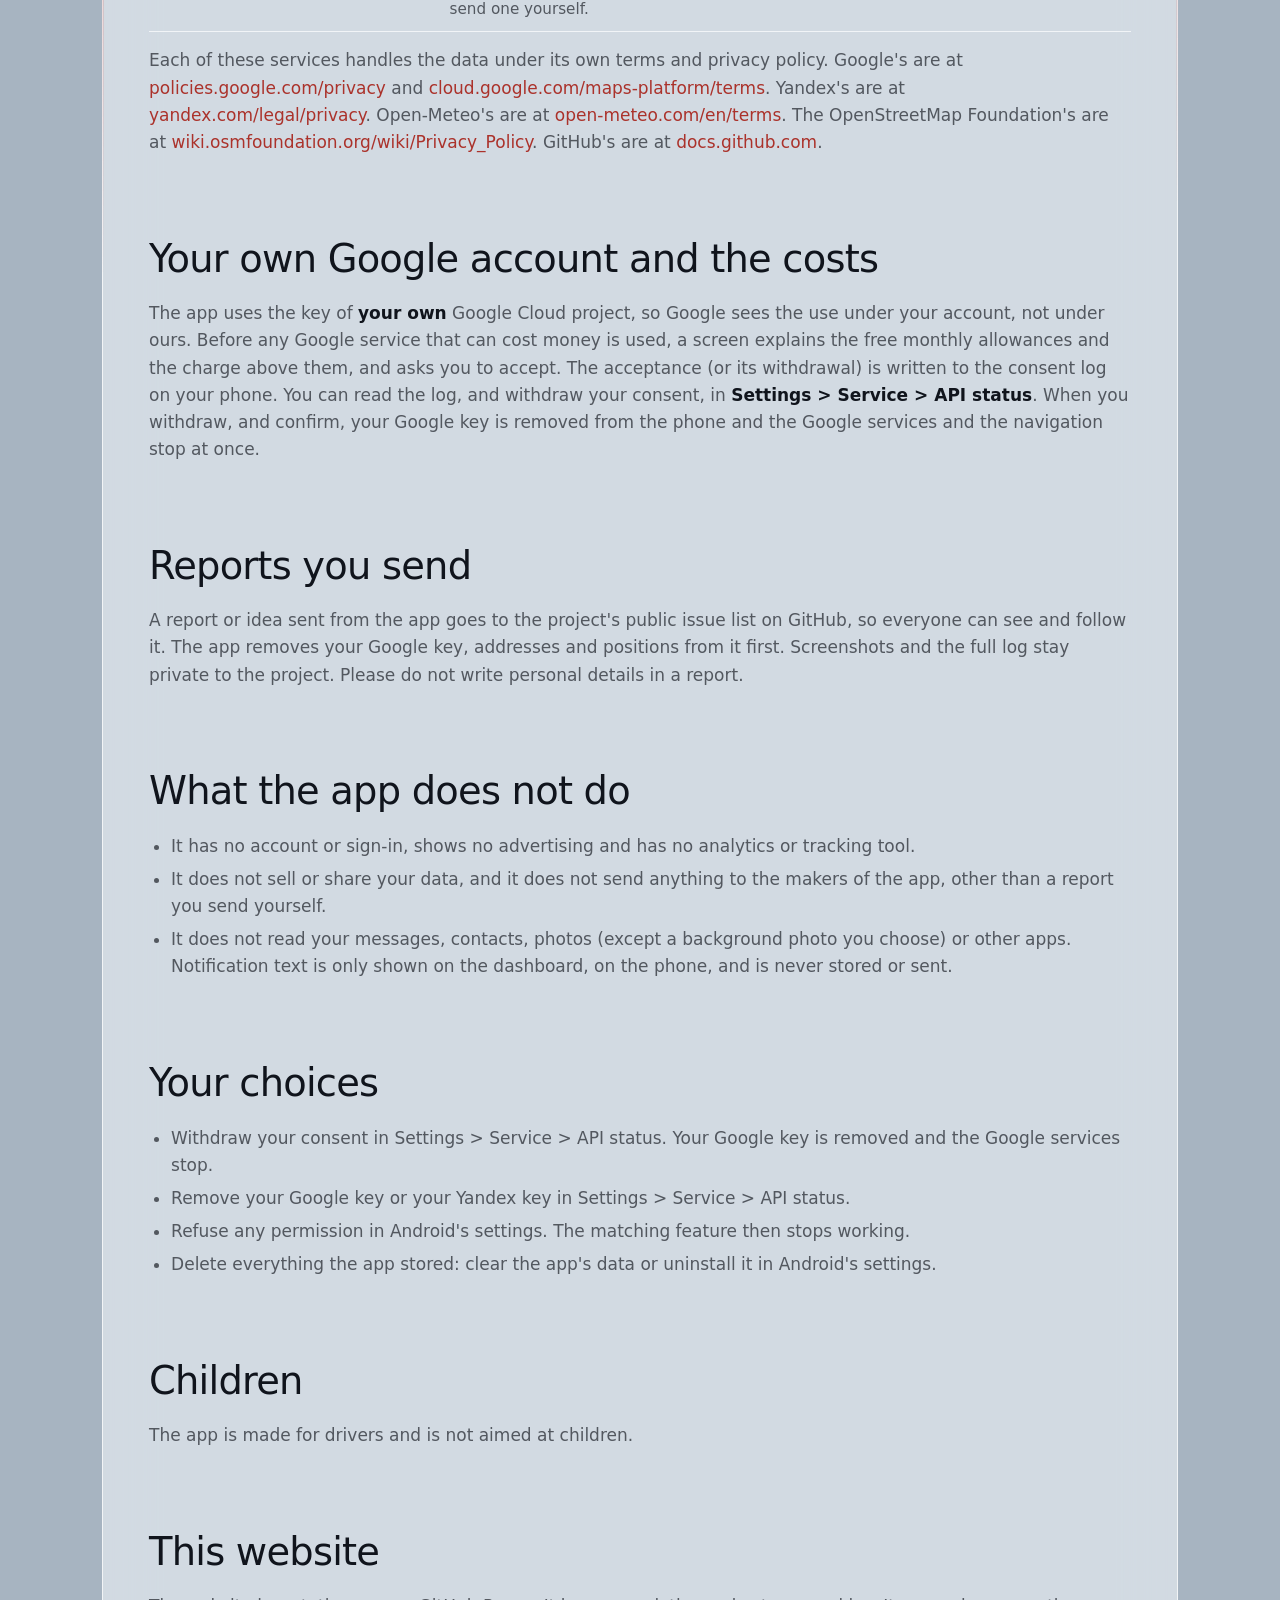
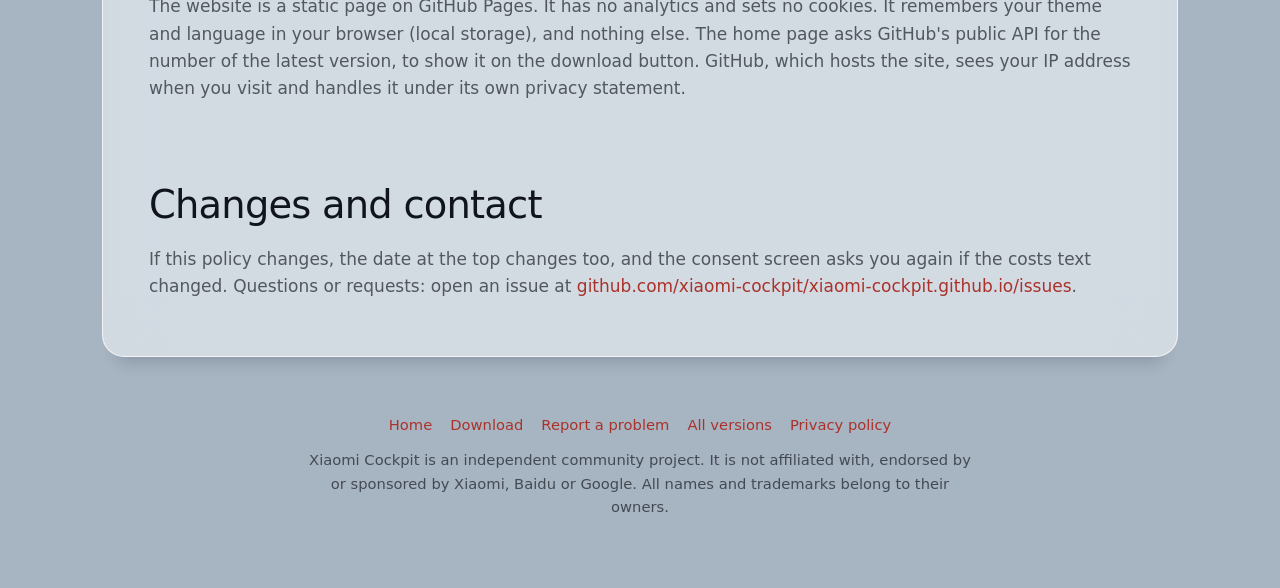
<file: privacy.html>
<!doctype html>
<html lang="en" data-theme="dark">
<head>
<meta charset="utf-8">
<meta name="viewport" content="width=device-width, initial-scale=1">
<title>Privacy policy · Xiaomi Cockpit</title>
<meta name="description" content="The privacy policy of Xiaomi Cockpit: what the app reads on your phone, what it sends to Google and other services, what is stored, and your choices.">
<meta name="theme-color" content="#0a1621">
<meta name="color-scheme" content="dark light">
<style>html{background:#0a1621}html[data-theme=light]{background:#a7b4c1}</style>
<link rel="icon" href="assets/brand/icon-192.png" type="image/png" sizes="192x192">
<link rel="apple-touch-icon" href="apple-touch-icon.png">
<meta property="og:image" content="https://xiaomi-cockpit.github.io/assets/brand/icon-512.png">
<link rel="stylesheet" href="assets/style.css?v=202610081200">
<script>
  (function () {
    try {
      var q = /[?&]theme=(light|dark)/.exec(location.search);
      var t = q ? q[1] : localStorage.getItem("cockpit-theme");
      if (t !== "light" && t !== "dark") t = window.matchMedia && window.matchMedia("(prefers-color-scheme: light)").matches ? "light" : "dark";
      document.documentElement.setAttribute("data-theme", t);
    } catch (e) {}
  })();
</script>
</head>
<body>
<canvas id="bg" aria-hidden="true"></canvas>

<header class="top">
  <div class="wrap">
    <nav class="nav glass strong" aria-label="Main">
      <a class="brand" href="./"><span class="mark"><img src="assets/brand/Xiaomi-Cockpit-icon-512-rounded.png" alt="" width="32" height="32"></span>Xiaomi Cockpit</a>
      <ul>
        <li><a href="./#features">Features</a></li>
        <li><a href="./#screens">Screens</a></li>
        <li><a href="./#install">Download</a></li>
        <li><a href="guide.html">User guide</a></li>
        <li><a href="./#faq">FAQ</a></li>
      </ul>
      <button class="iconbtn" id="theme-btn" type="button" aria-label="Switch between dark and light theme" title="Dark / light">
        <svg class="ic moon" aria-hidden="true"><use href="assets/icons.svg#i-moon"/></svg>
        <svg class="ic sun" aria-hidden="true"><use href="assets/icons.svg#i-sun"/></svg>
      </button>
      <button class="iconbtn" id="menu-btn" type="button" aria-label="Menu" aria-expanded="false"><svg class="ic" aria-hidden="true"><use href="assets/icons.svg#i-menu"/></svg></button>
    </nav>
  </div>
</header>

<main>
<div class="wrap" style="padding:36px 22px 20px">
  <article class="doc glass">
    <p class="tiny">Privacy policy</p>
    <h1>Privacy policy</h1>
    <p>Last updated: 7 October 2026. This policy covers the Android app <b>Xiaomi Cockpit</b> and this website. Xiaomi Cockpit is a free, independent community project. The short version: the app has no account, no advertising and no analytics, and the people who make it run no server that collects your data. Almost everything stays on your phone. The few things that leave it go to the services you choose to use, and this page lists each one.</p>

    <h2 id="stays">What stays on your phone</h2>
    <ul>
      <li>Your settings, your dock apps, your Home and Work places, your city, your background photo and your language.</li>
      <li>Your Google key and your Yandex key. They are kept on the phone and are only sent to Google or Yandex when the app asks those services for something.</li>
      <li>The music that is playing (title, artist, cover) and the text of the notifications your phone shows. The app reads them from the system to show them on the dashboard (the music card, and the notification card if you leave it on). They are not sent anywhere.</li>
      <li>The next events of your calendar, read from the phone's calendar to show on the clock card. They are not sent anywhere.</li>
      <li>Your consent to Google's costs and the consent log (date, text version, app version and a short fingerprint of your key). It never leaves the phone.</li>
    </ul>

    <h2 id="sent">What is sent, and to whom</h2>
    <p>The app asks for these permissions: location, notification access, notifications, calendar and display over other apps. Location is used on the phone for the map and the speed. Only the services below receive anything, and only when the matching feature is used.</p>
    <div class="tablewrap"><table>
      <tr><th>Service</th><th>What it receives</th><th>Why</th></tr>
      <tr><td><b>Google Maps Platform</b> (Map SDK, Navigation SDK, Routes API, Places API, Roads API, Map Tiles API, Weather API)</td><td>Your position and heading, the places you search for and choose, the routes you ask for, and the key of your own Google account.</td><td>The live map, search, route options, turn-by-turn guidance, snapping to the road, chargers and the weather. Google may charge your own Google account above its free monthly allowance, which you accept on the consent screen.</td></tr>
      <tr><td><b>Yandex MapKit</b> (only if you choose the Yandex map service)</td><td>Your position, searches and routes, and your Yandex key.</td><td>The Yandex map, search and route preview.</td></tr>
      <tr><td><b>Open-Meteo</b></td><td>The coordinates of your city (or your position).</td><td>The weather, when Google Weather is not used.</td></tr>
      <tr><td><b>OpenStreetMap services</b> (Nominatim, Photon, Overpass, map tiles)</td><td>A search text, a pin or a position, and your IP address.</td><td>Place search and the name of a pin without a Google key, chargers, the built-in map.</td></tr>
      <tr><td><b>GitHub</b></td><td>Your IP address and the app version, when the app checks for or downloads an update. The text and details of a report, when you send one yourself.</td><td>Updates, and the public issue list for problems and ideas.</td></tr>
    </table></div>
    <p>Each of these services handles the data under its own terms and privacy policy. Google's are at <a href="https://policies.google.com/privacy" rel="noopener">policies.google.com/privacy</a> and <a href="https://cloud.google.com/maps-platform/terms" rel="noopener">cloud.google.com/maps-platform/terms</a>. Yandex's are at <a href="https://yandex.com/legal/privacy/" rel="noopener">yandex.com/legal/privacy</a>. Open-Meteo's are at <a href="https://open-meteo.com/en/terms" rel="noopener">open-meteo.com/en/terms</a>. The OpenStreetMap Foundation's are at <a href="https://wiki.osmfoundation.org/wiki/Privacy_Policy" rel="noopener">wiki.osmfoundation.org/wiki/Privacy_Policy</a>. GitHub's are at <a href="https://docs.github.com/site-policy/privacy-policies/github-general-privacy-statement" rel="noopener">docs.github.com</a>.</p>

    <h2 id="google">Your own Google account and the costs</h2>
    <p>The app uses the key of <b>your own</b> Google Cloud project, so Google sees the use under your account, not under ours. Before any Google service that can cost money is used, a screen explains the free monthly allowances and the charge above them, and asks you to accept. The acceptance (or its withdrawal) is written to the consent log on your phone. You can read the log, and withdraw your consent, in <b>Settings &gt; Service &gt; API status</b>. When you withdraw, and confirm, your Google key is removed from the phone and the Google services and the navigation stop at once.</p>

    <h2 id="reports">Reports you send</h2>
    <p>A report or idea sent from the app goes to the project's public issue list on GitHub, so everyone can see and follow it. The app removes your Google key, addresses and positions from it first. Screenshots and the full log stay private to the project. Please do not write personal details in a report.</p>

    <h2 id="not">What the app does not do</h2>
    <ul>
      <li>It has no account or sign-in, shows no advertising and has no analytics or tracking tool.</li>
      <li>It does not sell or share your data, and it does not send anything to the makers of the app, other than a report you send yourself.</li>
      <li>It does not read your messages, contacts, photos (except a background photo you choose) or other apps. Notification text is only shown on the dashboard, on the phone, and is never stored or sent.</li>
    </ul>

    <h2 id="choices">Your choices</h2>
    <ul>
      <li>Withdraw your consent in Settings &gt; Service &gt; API status. Your Google key is removed and the Google services stop.</li>
      <li>Remove your Google key or your Yandex key in Settings &gt; Service &gt; API status.</li>
      <li>Refuse any permission in Android's settings. The matching feature then stops working.</li>
      <li>Delete everything the app stored: clear the app's data or uninstall it in Android's settings.</li>
    </ul>

    <h2 id="children">Children</h2>
    <p>The app is made for drivers and is not aimed at children.</p>

    <h2 id="website">This website</h2>
    <p>The website is a static page on GitHub Pages. It has no analytics and sets no cookies. It remembers your theme and language in your browser (local storage), and nothing else. The home page asks GitHub's public API for the number of the latest version, to show it on the download button. GitHub, which hosts the site, sees your IP address when you visit and handles it under its own privacy statement.</p>

    <h2 id="changes">Changes and contact</h2>
    <p>If this policy changes, the date at the top changes too, and the consent screen asks you again if the costs text changed. Questions or requests: open an issue at <a href="https://github.com/xiaomi-cockpit/xiaomi-cockpit.github.io/issues" rel="noopener">github.com/xiaomi-cockpit/xiaomi-cockpit.github.io/issues</a>.</p>
  </article>
</div>
</main>

<footer>
  <div class="wrap">
    <div class="links"><a href="./">Home</a><a href="./#install">Download</a><a href="./#support">Report a problem</a><a href="https://github.com/xiaomi-cockpit/xiaomi-cockpit.github.io/releases">All versions</a><a href="privacy.html">Privacy policy</a></div>
    <p>Xiaomi Cockpit is an independent community project. It is not affiliated with, endorsed by or sponsored by Xiaomi, Baidu or Google. All names and trademarks belong to their owners.</p>
  </div>
</footer>

<script src="assets/i18n.js?v=202610081200" defer></script>
<script src="assets/site.js?v=202610081200" defer></script>
</body>
</html>
</file>
<file: assets/style.css>
/* Xiaomi Cockpit website: the app's glass look (cockpit background, bubbles, accent colours, glass panels). */

:root {
  --r: 22px;
  --accent: #7fe3c4;
  --on-accent: #06222b;
  --accent-rgb: 127, 227, 196;
  --font: system-ui, -apple-system, "Segoe UI", Roboto, "Helvetica Neue", Arial, "Noto Sans", sans-serif;
  --maxw: 1120px;
  --ease: cubic-bezier(.2, .7, .2, 1);
}

:root[data-theme="dark"] {
  color-scheme: dark;
  --bg: #0a1621;
  --text: #ffffff;
  --dim: rgba(255, 255, 255, .64);
  --glass: rgba(191, 216, 242, .075);
  --glass-strong: rgba(191, 216, 242, .15);
  --rim: rgba(191, 216, 242, .13);
  --lit: rgba(255, 255, 255, .55);
  --shadow: rgba(0, 0, 0, .46);
  --map-bg: #111d2a;
  --map-water: rgba(60, 120, 190, .28);
  --map-bld: rgba(140, 160, 200, .16);
  --map-line: #243649;
  --chip: rgba(255, 255, 255, .08);
}

:root[data-theme="light"] {
  color-scheme: light;
  --bg: #a7b4c1;
  --text: #10141c;
  --dim: rgba(16, 20, 28, .66);
  --glass: rgba(255, 255, 255, .5);
  --glass-strong: rgba(255, 255, 255, .68);
  --rim: rgba(255, 255, 255, .7);
  --lit: rgba(255, 255, 255, .95);
  --shadow: rgba(27, 37, 56, .22);
  --map-bg: #f6f8fa;
  --map-line: #d3dde7;
  --chip: rgba(16, 20, 28, .07);
}

* { box-sizing: border-box; }
[hidden] { display: none !important; }
html { background: var(--bg); transition: background-color .4s; scroll-behavior: smooth; -webkit-text-size-adjust: 100%; }
body {
  margin: 0;
  font-family: var(--font);
  font-size: 17px;
  line-height: 1.6;
  color: var(--text);
  min-height: 100vh;
  transition: color .4s;
  /* own stacking context: the background canvas (z-index -1) always paints above the page colour and below the content */
  position: relative;
  z-index: 0;
}
#bg { position: fixed; inset: 0; width: 100%; height: 100%; z-index: -1; display: block; }
a { color: var(--accent); text-decoration: none; }
:root[data-theme="light"] a:not(.btn) { color: color-mix(in srgb, var(--accent) 80%, #10141c); }
a:hover { text-decoration: underline; }
img, svg { max-width: 100%; }
.wrap { width: 100%; max-width: var(--maxw); margin: 0 auto; padding: 0 22px; }
h1, h2, h3 { line-height: 1.15; margin: 0 0 .5em; font-weight: 600; letter-spacing: -.01em; }
h1 { font-size: clamp(2.4rem, 5.2vw, 3.8rem); font-weight: 300; letter-spacing: -.03em; }
h2 { font-size: clamp(1.7rem, 3.4vw, 2.4rem); font-weight: 400; letter-spacing: -.02em; }
h3 { font-size: 1.2rem; }
p { margin: 0 0 1em; }
.dim { color: var(--dim); }
.tiny {
  font-size: .74rem;
  letter-spacing: .14em;
  text-transform: uppercase;
  color: var(--dim);
  font-weight: 500;
}
.ic { width: 1.3em; height: 1.3em; stroke: currentColor; fill: none; stroke-width: 1.8; stroke-linecap: round; stroke-linejoin: round; flex: none; }

/* ---------- glass ---------- */
.glass {
  position: relative;
  border-radius: var(--r);
  background: var(--glass);
  border: 1px solid var(--rim);
  -webkit-backdrop-filter: blur(26px) saturate(1.3);
  backdrop-filter: blur(26px) saturate(1.3);
  /* the light comes from above: a lit top edge and a soft shadow only under the bottom edge */
  box-shadow: inset 0 1px 0 var(--lit), 0 20px 16px -16px var(--shadow);
  transition: background-color .4s, box-shadow .4s;
}
.glass.strong { background: var(--glass-strong); }
.glass::before, .glass::after {
  content: "";
  position: absolute;
  inset: -1px;
  border-radius: inherit;
  padding: 1.6px;
  pointer-events: none;
  -webkit-mask: linear-gradient(#000 0 0) content-box, linear-gradient(#000 0 0);
  -webkit-mask-composite: xor;
  mask: linear-gradient(#000 0 0) content-box, linear-gradient(#000 0 0);
  mask-composite: exclude;
}
/* static light: top edge and the top-left curve */
.glass::after { background: linear-gradient(168deg, var(--lit) 0%, transparent 26%); opacity: .8; }
/* live accent glow where a background bubble crosses the edge (set from site.js) */
.glass::before {
  background: radial-gradient(circle at var(--gx, 50%) var(--gy, 50%), var(--accent) 0, rgba(var(--accent-rgb), .0) 52%);
  opacity: var(--ga, 0);
  transition: opacity .25s linear;
}
@supports not ((backdrop-filter: blur(1px)) or (-webkit-backdrop-filter: blur(1px))) {
  :root[data-theme="dark"] .glass { background: rgba(26, 42, 58, .82); }
  :root[data-theme="light"] .glass { background: rgba(255, 255, 255, .82); }
}

/* ---------- header ---------- */
header.top { position: sticky; top: 12px; z-index: 50; padding-top: 12px; }
.nav { display: flex; align-items: center; gap: 10px; padding: 8px 10px 8px 16px; border-radius: 22px; --r: 22px; }
.brand { display: flex; align-items: center; gap: 10px; color: var(--text) !important; font-weight: 600; letter-spacing: -.01em; text-decoration: none !important; }
.brand .mark { width: 30px; height: 30px; border-radius: 9px; display: grid; place-items: center; background: rgba(var(--accent-rgb), .2); color: var(--accent); }
:root[data-theme="light"] .brand .mark { color: color-mix(in srgb, var(--accent) 75%, #10141c); }
.nav ul { list-style: none; margin: 0 0 0 auto; padding: 0; display: flex; gap: 2px; }
.nav li a { display: block; padding: 8px 14px; border-radius: 14px; color: var(--text); text-decoration: none; font-size: .95rem; }
.nav li a:hover, .nav li a[aria-current="page"] { background: var(--chip); text-decoration: none; }
.iconbtn { width: 40px; height: 40px; border-radius: 50%; border: 0; background: var(--chip); color: var(--text); display: grid; place-items: center; cursor: pointer; flex: none; }
.iconbtn:hover { background: rgba(var(--accent-rgb), .22); }
.iconbtn:focus-visible, .btn:focus-visible, a:focus-visible, summary:focus-visible { outline: 2px solid var(--accent); outline-offset: 2px; }
#menu-btn { display: none; }
#theme-btn .sun, .themerow .sun { display: none; }
:root[data-theme="light"] #theme-btn .sun, :root[data-theme="light"] .themerow .sun { display: block; }
:root[data-theme="light"] #theme-btn .moon, :root[data-theme="light"] .themerow .moon { display: none; }

/* ---------- buttons ---------- */
.btn {
  display: inline-flex; align-items: center; gap: 10px;
  padding: 14px 22px; border-radius: 999px; border: 0; cursor: pointer;
  font: inherit; font-weight: 600; text-decoration: none !important;
  transition: transform .2s var(--ease), box-shadow .2s, background-color .4s;
}
.btn:hover { transform: translateY(-2px); }
.btn.primary { background: var(--accent); color: var(--on-accent) !important; box-shadow: 0 14px 26px -14px rgba(var(--accent-rgb), .9); }
.btn.ghost { color: var(--text) !important; }
.btn .ic { width: 1.25em; height: 1.25em; }

/* ---------- hero ---------- */
.hero { padding: 64px 0 28px; display: grid; grid-template-columns: 1.1fr 1fr; gap: 40px; align-items: center; }
.hero .sub { font-size: 1.2rem; color: var(--dim); max-width: 34em; }
.hero .cta { display: flex; flex-wrap: wrap; gap: 12px; margin: 26px 0 16px; }
.badges { display: flex; flex-wrap: wrap; gap: 8px; }
.chip { display: inline-flex; align-items: center; gap: 7px; padding: 6px 13px; border-radius: 999px; background: var(--chip); font-size: .85rem; color: var(--dim); }
.chip b { color: var(--text); font-weight: 600; }

/* the app preview (a drawn car screen; the states are switched by site.js) */
.carscreen { padding: 14px; border-radius: 28px; --r: 28px; }
.screen { position: relative; display: grid; grid-template-columns: 62px 1fr; gap: 10px; aspect-ratio: 1.26 / 1; }
.mmain { display: grid; grid-template-rows: 37% 1fr; gap: 10px; min-height: 0; }
.mtop { display: grid; grid-template-columns: 1.08fr 1fr; gap: 10px; min-height: 0; }
.screen > *, .mmain > *, .mtop > * { min-width: 0; }
.mdock { display: flex; flex-direction: column; align-items: center; justify-content: flex-start; gap: 9px; padding: 9px 7px; border-radius: 18px; --r: 18px; position: relative; }
.ap { display: grid; place-items: center; position: relative; width: 100%; aspect-ratio: 1; border-radius: 11px; background: var(--c, #fff); flex: none; }
.ap svg { width: 62%; height: 62%; }
.ap.grid, .ap.plus { background: var(--chip); border-radius: 50%; color: var(--text); }
.ap.grid svg, .ap.plus svg { width: 52%; height: 52%; fill: none; stroke: currentColor; stroke-width: 2.2; stroke-linecap: round; stroke-linejoin: round; }
.ap.plus { display: none; }
.ap .bd { position: absolute; right: -5px; top: -5px; width: 15px; height: 15px; border-radius: 50%; background: #4a5568; border: 1.5px solid #fff; display: none; }
.ap .bd::before, .ap .bd::after { content: ""; position: absolute; left: 3.5px; right: 3.5px; top: 5.5px; height: 1.6px; background: #fff; transform: rotate(45deg); }
.ap .bd::after { transform: rotate(-45deg); }
.s-edit .ap:not(.grid):not(.plus) { animation: wob .5s ease-in-out infinite alternate; }
.s-edit .ap:nth-child(2n) { animation-delay: -.25s; }
.s-edit .ap .bd { display: block; }
.s-edit .ap.plus { display: grid; }
.s-edit .ap.grid { display: none; }
@keyframes wob { from { transform: rotate(-2.2deg); } to { transform: rotate(2.2deg); } }
.mmap { position: relative; min-height: 0; border-radius: 18px; overflow: hidden; background: var(--map-bg); border: 1px solid var(--rim); transition: background-color .4s; }
.mmap svg.streets { position: absolute; inset: 0; width: 100%; height: 100%; }
.mmap::after { content: ""; position: absolute; inset: 0; border-radius: inherit; pointer-events: none; box-shadow: inset 0 0 0 1px rgba(var(--accent-rgb), .6), inset 0 0 7px rgba(var(--accent-rgb), .22); -webkit-mask-image: linear-gradient(115deg, #000 0%, transparent 34%, transparent 66%, #000 100%); mask-image: linear-gradient(115deg, #000 0%, transparent 34%, transparent 66%, #000 100%); }
.mmap .street { stroke: var(--map-line); stroke-width: 7; fill: none; stroke-linecap: round; }
.mmap .water { fill: var(--map-water, rgba(80, 140, 200, .22)); }
.mmap .bld rect { fill: var(--map-bld, rgba(120, 140, 170, .22)); }
.mmap .route { stroke: #4b8df8; stroke-width: 6; fill: none; stroke-linecap: round; stroke-linejoin: round; }
.mmap .route.slow { stroke: #f5a623; } .mmap .route.jam { stroke: #ef4444; }
.mmap .route.alt { stroke: #8b97a8; stroke-width: 5; }
.mmap .bub rect { fill: #4b8df8; } .mmap .bub text { fill: #fff; font-size: 9px; font-weight: 700; }
.mmap .car { fill: #3b8bff; stroke: #fff; stroke-width: 3; }
.mmap .stop circle { fill: #ea4335; stroke: #fff; stroke-width: 2.5; } .mmap .stop text { fill: #fff; font-size: 11px; font-weight: 700; }
.mmap .pinred path { fill: #ea4335; stroke: #fff; stroke-width: 1.2; transform: translate(0 -6px); }
.mmap .pins circle { fill: #2bb673; stroke: #fff; stroke-width: 2.4; } .mmap .pins path { fill: #fff; }
.mmap .pins .sel circle { stroke-width: 3; }
.mmap .routeg, .mmap .altg, .mmap .pins, .mmap .stop { transition: opacity .45s; }
.mmap .altg, .mmap .pins { opacity: 0; }
.s-alt .altg, .s-chargers .pins { opacity: 1; }
.s-chargers .routeg, .s-chargers .stop, .s-chargers .pinred { opacity: 0; }
.s-nav .stop, .s-alt .stop { opacity: 0; }
.mmap .mbtns { position: absolute; left: 8px; top: 8px; display: flex; flex-direction: column; gap: 6px; }
.rb { width: 30px; height: 30px; border-radius: 50%; display: grid; place-items: center; color: var(--text); --r: 50%; flex: none; }
.rb .ic { width: 15px; height: 15px; fill: none; stroke: currentColor; stroke-width: 2.2; stroke-linecap: round; stroke-linejoin: round; }
.rb.bolt .ic { fill: var(--accent); stroke: none; }
.rb.flat { width: 24px; height: 24px; background: var(--chip); }
.rb.flat .ic { width: 12px; height: 12px; }
.mbanner, .trip, .evcard, .evbar, .notif { position: absolute; border-radius: 14px; --r: 14px; transition: opacity .4s, transform .45s; }
.mbanner { left: 46px; top: 8px; max-width: 64%; display: flex; gap: 9px; align-items: center; padding: 8px 12px 8px 8px; }
.mbanner .turn { width: 36px; height: 36px; border-radius: 9px; background: var(--chip); display: grid; place-items: center; flex: none; }
.mbanner .turn .ic { width: 20px; height: 20px; fill: none; stroke: currentColor; stroke-width: 2.4; stroke-linecap: round; stroke-linejoin: round; }
.mbanner b { display: block; font-size: 1.05rem; line-height: 1.1; }
.mbanner span.st { font-size: .7rem; line-height: 1.2; display: block; } .mbanner em { font-style: normal; font-weight: 700; }
.mbanner span.then { font-size: .62rem; color: var(--dim); line-height: 1.2; display: flex; align-items: center; gap: 3px; margin-top: 2px; }
.mbanner .then .ic { width: 11px; height: 11px; fill: none; stroke: currentColor; stroke-width: 2.6; stroke-linecap: round; stroke-linejoin: round; }
.trip { left: 46px; bottom: 8px; padding: 7px 10px; }
.trip .tm { font-size: .72rem; } .trip .tm b { font-size: 1.35rem; font-weight: 300; } .trip small { font-size: .6rem; color: var(--dim); margin-left: 4px; }
.trip .tb { display: flex; gap: 6px; margin-top: 4px; }
.exp { position: absolute; right: 8px; bottom: 8px; }
.xbtn { position: absolute; right: 8px; bottom: 44px; opacity: 0; transition: opacity .4s; }
.evcard { right: 8px; top: 8px; width: 56%; padding: 9px 11px; opacity: 0; pointer-events: none; transform: translateY(-8px); }
.evcard .evh { font-size: .8rem; } .evcard .evm { font-size: .68rem; color: var(--accent); margin-top: 2px; }
.evcard .evb { display: flex; align-items: center; gap: 6px; margin-top: 7px; }
.evcard .go { flex: 1; background: var(--accent); color: var(--on-accent); font-weight: 700; font-size: .78rem; padding: 4px 0; text-align: center; border-radius: 999px; }
.evcard .l-add { display: none; } .s-chargers.add .evcard .l-add { display: inline; } .s-chargers.add .evcard .l-go { display: none; }
.evbar { right: 12%; top: 40%; padding: 4px 14px; display: flex; gap: 14px; align-items: center; font-size: .78rem; opacity: 0; transform: translateY(8px); }
.notif { left: 50%; top: 8px; transform: translate(-50%, -140%); display: flex; gap: 8px; align-items: center; padding: 8px 12px 8px 8px; opacity: 0; white-space: nowrap; }
.notif .nic { width: 26px; height: 26px; border-radius: 8px; background: linear-gradient(135deg, #34c759, #1faa59); flex: none; }
.notif b { display: block; font-size: .72rem; } .notif span { font-size: .66rem; color: var(--dim); display: block; }
.s-chargers .evcard, .s-chargers .evbar { opacity: 1; transform: none; pointer-events: auto; }
.s-chargers .xbtn { opacity: 1; }
.s-chargers .mbanner, .s-chargers .trip { opacity: 0; }
.s-notif .notif { opacity: 1; transform: translate(-50%, 0); }
.s-notif .mbanner { transform: translateY(44px); }
.s-edit .mbanner, .s-edit .trip { opacity: .0; }
.mclock { padding: 10px 12px; border-radius: 18px; --r: 18px; display: flex; flex-direction: column; justify-content: space-between; }
.mclock .mc-top { display: flex; justify-content: space-between; align-items: flex-start; }
.mclock .tiny { font-size: .52rem; line-height: 1.3; }
.mclock .gauge { width: 24px; height: 24px; fill: var(--text); flex: none; }
.mclock .gauge .ring, .mclock .gauge .wifi { fill: none; stroke: var(--text); stroke-width: 3; stroke-linecap: round; }
.mclock .gauge .wifi { stroke-width: 2.4; }
.mclock .t { font-size: 2.3rem; font-weight: 200; line-height: 1; letter-spacing: -.03em; font-variant-numeric: tabular-nums; }
.mclock .w { display: flex; justify-content: space-between; align-items: flex-end; font-size: .6rem; color: var(--dim); line-height: 1.3; }
.mclock .wx { text-align: right; }
.mmusic { position: relative; overflow: hidden; padding: 10px 12px; border-radius: 18px; --r: 18px; display: flex; flex-direction: column; justify-content: space-between; }
.mmusic > * { position: relative; }
.mmusic .wave { position: absolute; left: 0; right: 0; top: 34%; width: 100%; height: 36%; }
.mmusic .wave path { fill: none; stroke: var(--accent); stroke-width: 1.3; opacity: .55; animation: wv 5s ease-in-out infinite alternate; }
.mmusic .wave path + path { opacity: .35; animation-duration: 7s; }
@keyframes wv { from { transform: translateX(-3%); } to { transform: translateX(3%); } }
.mmusic .row { display: flex; gap: 9px; align-items: center; }
.cover { width: 40px; height: 40px; border-radius: 11px; flex: none; background: linear-gradient(135deg, var(--accent), #5b6cff 70%, #f06292); }
.mmusic .ttl { font-size: .86rem; font-weight: 600; line-height: 1.15; }
.mmusic .art { font-size: .68rem; color: var(--dim); }
.prog { height: 4px; border-radius: 4px; background: var(--chip); margin: 6px 0 6px; position: relative; }
.prog i { position: absolute; left: 0; top: 0; bottom: 0; width: 38%; border-radius: 4px; background: var(--text); opacity: .85; }
.ctrl { display: flex; justify-content: center; align-items: center; gap: 12px; }
.gb { width: 26px; height: 26px; border-radius: 50%; display: grid; place-items: center; color: var(--text); background: var(--glass-strong); border: 1px solid var(--rim); box-shadow: 0 3px 6px var(--shadow); }
.gb.big { width: 32px; height: 32px; }
.gb .ic { width: 13px; height: 13px; fill: none; stroke: currentColor; stroke-width: 2.2; stroke-linecap: round; }

/* ---------- sections ---------- */
section { padding: 52px 0; }
.sec-head { max-width: 40em; margin-bottom: 28px; }
.sec-head p { color: var(--dim); font-size: 1.08rem; }
.grid { display: grid; gap: 16px; }
.grid.f3 { grid-template-columns: repeat(3, 1fr); }
.grid.f2 { grid-template-columns: repeat(2, 1fr); }
.card { padding: 24px; }
.card h3 { display: flex; align-items: center; gap: 12px; }
.card .badge { width: 40px; height: 40px; border-radius: 12px; background: rgba(var(--accent-rgb), .18); color: var(--accent); display: grid; place-items: center; flex: none; }
:root[data-theme="light"] .card .badge { color: color-mix(in srgb, var(--accent) 70%, #10141c); }
.card p { color: var(--dim); margin: 0; font-size: 1rem; }
.card ul { margin: .6em 0 0; padding-left: 1.1em; color: var(--dim); font-size: .97rem; }
.card li { margin: .2em 0; }


.sizes { display: grid; grid-template-columns: .8fr 1.25fr 1.5fr; gap: 16px; align-items: stretch; }
.size { padding: 18px 18px 22px; text-align: center; margin: 0; }
.size .il { display: block; width: 100%; height: 230px; margin: 0 0 14px; }
.size .wf { margin: 4px auto 16px; display: grid; gap: 6px; padding: 8px; border-radius: 12px; background: var(--chip); }
.size .wf i { display: block; border-radius: 6px; background: rgba(var(--accent-rgb), .45); }
.size .wf i.m { background: rgba(var(--accent-rgb), .22); }
.size h3 { justify-content: center; margin-bottom: .2em; }
.size p { color: var(--dim); font-size: .95rem; margin: 0; }

.steps { counter-reset: step; display: grid; gap: 14px; }
.step { display: grid; grid-template-columns: 46px 1fr; gap: 16px; padding: 20px 22px; align-items: start; }
.step::marker { content: ""; }
.step .n { counter-increment: step; width: 42px; height: 42px; border-radius: 50%; background: var(--accent); color: var(--on-accent); display: grid; place-items: center; font-weight: 700; }
.step .n::before { content: counter(step); }
.step h3 { margin-bottom: .2em; }
.step p, .step ul { color: var(--dim); margin: 0 0 .5em; font-size: .98rem; }
.step ul { padding-left: 1.1em; }
.dl-box { padding: 32px; text-align: center; margin-bottom: 18px; }
.dl-box .btn { margin: 10px 0 6px; font-size: 1.1rem; padding: 16px 30px; }
.note { padding: 16px 20px; border-radius: 16px; --r: 16px; display: flex; gap: 12px; color: var(--dim); font-size: .96rem; }
.note .ic { color: var(--accent); margin-top: 2px; }
.note.warn { color: var(--text); padding: 20px 24px; margin-bottom: 18px; gap: 16px; }
.note.warn b { color: var(--text); }
.note.warn h3 { margin: 0 0 .3em; font-size: 1.15rem; }
.note.warn p { margin: 0 0 .6em; color: var(--dim); font-size: .98rem; }
.note.warn ul { margin: .4em 0 .6em; padding-left: 1.2em; color: var(--dim); font-size: .98rem; }
.note.warn li { margin: .25em 0; }
.note.warn .ic { width: 1.7em; height: 1.7em; margin-top: 1px; }
.note.warn > div > *:last-child { margin-bottom: 0; }

details.faq { padding: 4px 22px; margin-bottom: 12px; }
details.faq summary { cursor: pointer; padding: 16px 0; font-weight: 600; list-style: none; display: flex; justify-content: space-between; gap: 12px; }
details.faq summary::-webkit-details-marker { display: none; }
details.faq summary::after { content: "+"; font-size: 1.4rem; line-height: 1; color: var(--accent); transition: transform .25s; }
details.faq[open] summary::after { transform: rotate(45deg); }
details.faq .a { padding: 0 0 16px; color: var(--dim); }
details.faq .a p:last-child { margin-bottom: 0; }

footer { padding: 36px 0 60px; text-align: center; color: var(--dim); font-size: .92rem; }
footer .links { display: flex; gap: 18px; justify-content: center; flex-wrap: wrap; margin-bottom: 12px; }
footer p { max-width: 46em; margin: 0 auto .6em; }

/* ---------- guide ---------- */
.guide { display: grid; grid-template-columns: 260px 1fr; gap: 24px; align-items: start; padding: 36px 22px 20px; }
.toc { position: sticky; top: 96px; padding: 18px; max-height: calc(100vh - 120px); overflow: auto; }
.toc .tiny { display: block; margin: 2px 8px 10px; }
.toc a { display: block; padding: 7px 12px; border-radius: 10px; color: var(--text); font-size: .93rem; text-decoration: none; line-height: 1.35; }
.toc a:hover { background: var(--chip); text-decoration: none; }
.toc a.active { background: rgba(var(--accent-rgb), .2); }
.toc a.sub { padding-left: 24px; color: var(--dim); font-size: .88rem; }
.doc { padding: 38px clamp(20px, 4vw, 46px); min-width: 0; }
.doc h1 { font-size: clamp(2rem, 4.4vw, 3rem); margin-bottom: .3em; }
.doc h2 { margin-top: 1.9em; padding-top: .2em; scroll-margin-top: 90px; }
.doc h3 { margin-top: 1.5em; scroll-margin-top: 90px; }
.doc h2:first-of-type { margin-top: 1em; }
.doc p, .doc li { color: var(--dim); }
.doc strong, .doc b { color: var(--text); font-weight: 600; }
.doc ul, .doc ol { padding-left: 1.3em; }
.doc li { margin: .35em 0; }
.doc code, kbd { font-family: ui-monospace, "SF Mono", Menlo, Consolas, monospace; font-size: .88em; background: var(--chip); padding: .1em .45em; border-radius: 7px; color: var(--text); }
.doc .tip { margin: 1.2em 0; padding: 14px 18px; border-radius: 16px; background: rgba(var(--accent-rgb), .13); border: 1px solid rgba(var(--accent-rgb), .3); color: var(--text); font-size: .97rem; }
.doc .tip p { color: var(--text); margin: 0; }
.doc .tip b { color: var(--accent); }
:root[data-theme="light"] .doc .tip b { color: color-mix(in srgb, var(--accent) 65%, #10141c); }
.doc table { width: 100%; border-collapse: collapse; margin: 1em 0; font-size: .95rem; }
.doc th, .doc td { text-align: left; padding: 10px 12px; border-bottom: 1px solid var(--rim); vertical-align: top; }
.doc th { color: var(--text); font-weight: 600; }
.doc td { color: var(--dim); }
.doc .tablewrap { overflow-x: auto; }

/* ---------- motion ---------- */
.reveal { opacity: 0; transform: translateY(18px); transition: opacity .7s var(--ease), transform .7s var(--ease); }
.reveal.in { opacity: 1; transform: none; }
@media (prefers-reduced-motion: reduce) {
  html { scroll-behavior: auto; }
  .reveal { opacity: 1; transform: none; transition: none; }
  .btn:hover { transform: none; }
}

/* ---------- small screens ---------- */
@media (max-width: 940px) {
  .hero { grid-template-columns: 1fr; padding-top: 36px; gap: 30px; }
  .grid.f3 { grid-template-columns: repeat(2, 1fr); }
  .guide { grid-template-columns: 1fr; }
  .toc { position: static; max-height: none; }
  .toc .toc-list { display: flex; flex-wrap: wrap; gap: 4px; }
  .toc a, .toc a.sub { padding: 7px 12px; background: var(--chip); font-size: .88rem; }
  .toc a.sub { display: none; }
}
@media (max-width: 720px) {
  body { font-size: 16px; }
  #menu-btn { display: grid; }
  .nav { flex-wrap: wrap; border-radius: 22px; }
  .nav ul { display: none; flex-basis: 100%; flex-direction: column; margin: 6px 0 4px; }
  .nav.open ul { display: flex; }
  .nav ul li a { padding: 12px 14px; }
  .nav .iconbtn#theme-btn { margin-left: auto; }
  .grid.f3, .grid.f2, .sizes { grid-template-columns: 1fr; }
  .size .il { height: auto; max-height: 260px; }
  .screen { grid-template-columns: 40px minmax(0, 1fr); aspect-ratio: auto; min-height: 330px; }
  .carscreen { padding: 10px; }
  .mclock, .mmusic { padding: 10px; overflow: hidden; }
  .mclock .t { font-size: 1.6rem; }
  .mclock .w span:last-child, .mclock .ev1, .mmusic .art, .mbanner span { display: none; }
  .mmap .evcard { width: 66%; }
  .mbanner { max-width: 70%; padding: 6px; }
  .mbanner .turn { width: 30px; height: 30px; }
  .mbanner b { font-size: .95rem; }
  .mmusic .row { gap: 8px; }
  .cover { width: 34px; height: 34px; }
  .ctrl { gap: 8px; }
  .step { grid-template-columns: 38px 1fr; padding: 16px; gap: 12px; }
  .step .n { width: 36px; height: 36px; }
  .dl-box { padding: 24px 16px; }
}
.brand .mark:has(img) { width: 34px; height: 34px; border-radius: 0; background: none; }
.brand .mark img { width: 100%; height: 100%; display: block; object-fit: contain; }

/* taps: no blue browser rectangle; a press shows the accent tint in each element's own shape */
* { -webkit-tap-highlight-color: transparent; }
.nav li a:active, .toc a:active, .iconbtn:active { background: rgba(var(--accent-rgb), .24); }
.btn:active { transform: scale(.97); }
@media (any-hover: none) {
  /* where no mouse or trackpad is connected, :hover would stick after a tap, so it is not used (iPad with a trackpad has any-hover, so it keeps hover) */
  .nav li a:hover:not([aria-current="page"]) { background: transparent; }
  .iconbtn:hover { background: var(--chip); }
  .btn:hover { transform: none; }
  .nav li a:active, .toc a:active, .iconbtn:active { background: rgba(var(--accent-rgb), .24); }
  .btn:active { transform: scale(.97); }
}

/* language switcher */
.langsel { height: 40px; border: 0; border-radius: 20px; background: var(--chip); color: var(--text); font: inherit; font-size: .9rem; padding: 0 36px 0 16px; cursor: pointer; flex: none; max-width: 150px; appearance: none; -webkit-appearance: none; background-image: url("data:image/svg+xml,%3Csvg xmlns='http://www.w3.org/2000/svg' width='12' height='8' viewBox='0 0 12 8'%3E%3Cpath d='M1 1.5l5 5 5-5' fill='none' stroke='%23fff' stroke-width='1.8' stroke-linecap='round' stroke-linejoin='round'/%3E%3C/svg%3E"); background-repeat: no-repeat; background-position: right 14px center; }
.langsel:hover { background-color: rgba(var(--accent-rgb), .22); }
.langsel:focus-visible { outline: 2px solid var(--accent); outline-offset: 2px; }
.langsel option { color: #10141c; background: #fff; }
@media (max-width: 760px) { .nav .iconbtn#theme-btn { margin-left: 0; } .nav .langsel { margin-left: auto; padding: 0 28px 0 14px; background-position: right 10px center; max-width: 84px; } }
html.lang-km body, html.lang-km .langsel { font-family: "Niradei", var(--font), "Noto Sans Khmer", "Khmer OS", "Leelawadee UI", sans-serif; line-height: 1.7; }
html.lang-km h1, html.lang-km h2, html.lang-km h3 { line-height: 1.45; }

@font-face { font-family: "Niradei"; src: url("fonts/Niradei-Regular.ttf") format("truetype"); font-weight: 400; font-style: normal; font-display: swap; unicode-range: U+1780-17FF, U+19E0-19FF, U+200B-200D; }
@font-face { font-family: "Niradei"; src: url("fonts/Niradei-Bold.ttf") format("truetype"); font-weight: 600 900; font-style: normal; font-display: swap; unicode-range: U+1780-17FF, U+19E0-19FF, U+200B-200D; }

:root[data-theme="light"] .langsel { background-image: url("data:image/svg+xml,%3Csvg xmlns='http://www.w3.org/2000/svg' width='12' height='8' viewBox='0 0 12 8'%3E%3Cpath d='M1 1.5l5 5 5-5' fill='none' stroke='%2310141c' stroke-width='1.8' stroke-linecap='round' stroke-linejoin='round'/%3E%3C/svg%3E"); }
@media (max-width: 760px) {
  .nav { gap: 6px; padding: 8px 8px 8px 12px; }
  .nav .brand { gap: 8px; font-size: .95rem; white-space: nowrap; }
  .nav .iconbtn { width: 38px; height: 38px; }
  .nav .langsel { height: 38px; padding: 0 24px 0 12px; background-position: right 8px center; max-width: 70px; }
}
@media (max-width: 380px) { .nav .brand { font-size: .88rem; } }
@media (max-width: 380px) {
  .nav { gap: 4px; padding: 6px 6px 6px 10px; }
  .nav .brand { font-size: .8rem; gap: 6px; }
  .nav .iconbtn { width: 34px; height: 34px; }
  .nav .langsel { height: 34px; padding: 0 20px 0 9px; max-width: 58px; font-size: .8rem; background-position: right 6px center; }
  .brand .mark:has(img) { width: 28px; height: 28px; }
}

.nav .navtheme { display: none; }
.themerow { display: flex; align-items: center; gap: 10px; width: 100%; padding: 12px 14px; border: 0; border-radius: 14px; background: none; color: var(--text); font: inherit; font-size: .95rem; cursor: pointer; text-align: left; }
.themerow:hover { background: var(--chip); }
@media (max-width: 760px) { .nav #theme-btn { display: none; } .nav .navtheme { display: block; } }
@media (max-width: 760px) { .nav ul { order: 5; } .nav .brand { margin-right: auto; } .nav .langsel { margin-left: 0; } }

/* the layout illustrations in the Screens section */
.il .c { fill: var(--glass-strong); stroke: var(--rim); stroke-width: .8; }
.il .mp { fill: var(--map-bg); } .il .wt { fill: var(--map-water, rgba(80, 140, 200, .22)); } .il .bl { fill: var(--map-bld, rgba(120, 140, 170, .22)); }
.il .st { stroke: var(--map-line); stroke-width: 2.6; fill: none; stroke-linecap: round; }
.il .rt { stroke: #4b8df8; stroke-width: 2.4; fill: none; stroke-linecap: round; stroke-linejoin: round; } .il .rt.sl { stroke: #f5a623; }
.il .stp { fill: #ea4335; stroke: #fff; stroke-width: 1; } .il .car { fill: #3b8bff; stroke: #fff; stroke-width: 1.2; } .il .pin { fill: #ea4335; stroke: #fff; stroke-width: .6; }
.il .rb { fill: var(--glass-strong); stroke: var(--rim); stroke-width: .8; } .il .gl2 { fill: var(--text); opacity: .75; } .il .ac { fill: var(--accent); }
.il .tl { fill: var(--chip); } .il .tx { fill: var(--text); } .il .dm { fill: var(--dim); opacity: .7; } .il .fl { fill: var(--chip); }
.il .tm { fill: var(--text); font-weight: 200; letter-spacing: -.02em; } .il .ga { stroke: var(--text); stroke-width: 1.6; fill: none; stroke-linecap: round; }
.il .cv { fill: var(--accent); opacity: .85; } .il .pg { fill: var(--chip); } .il .wv { stroke: var(--accent); stroke-width: 1.2; fill: none; opacity: .6; }
.il .gb { fill: var(--glass-strong); stroke: var(--rim); stroke-width: .8; }
.il .gr { fill: var(--chip); } .il .gl { fill: var(--text); opacity: .8; }
</file>
